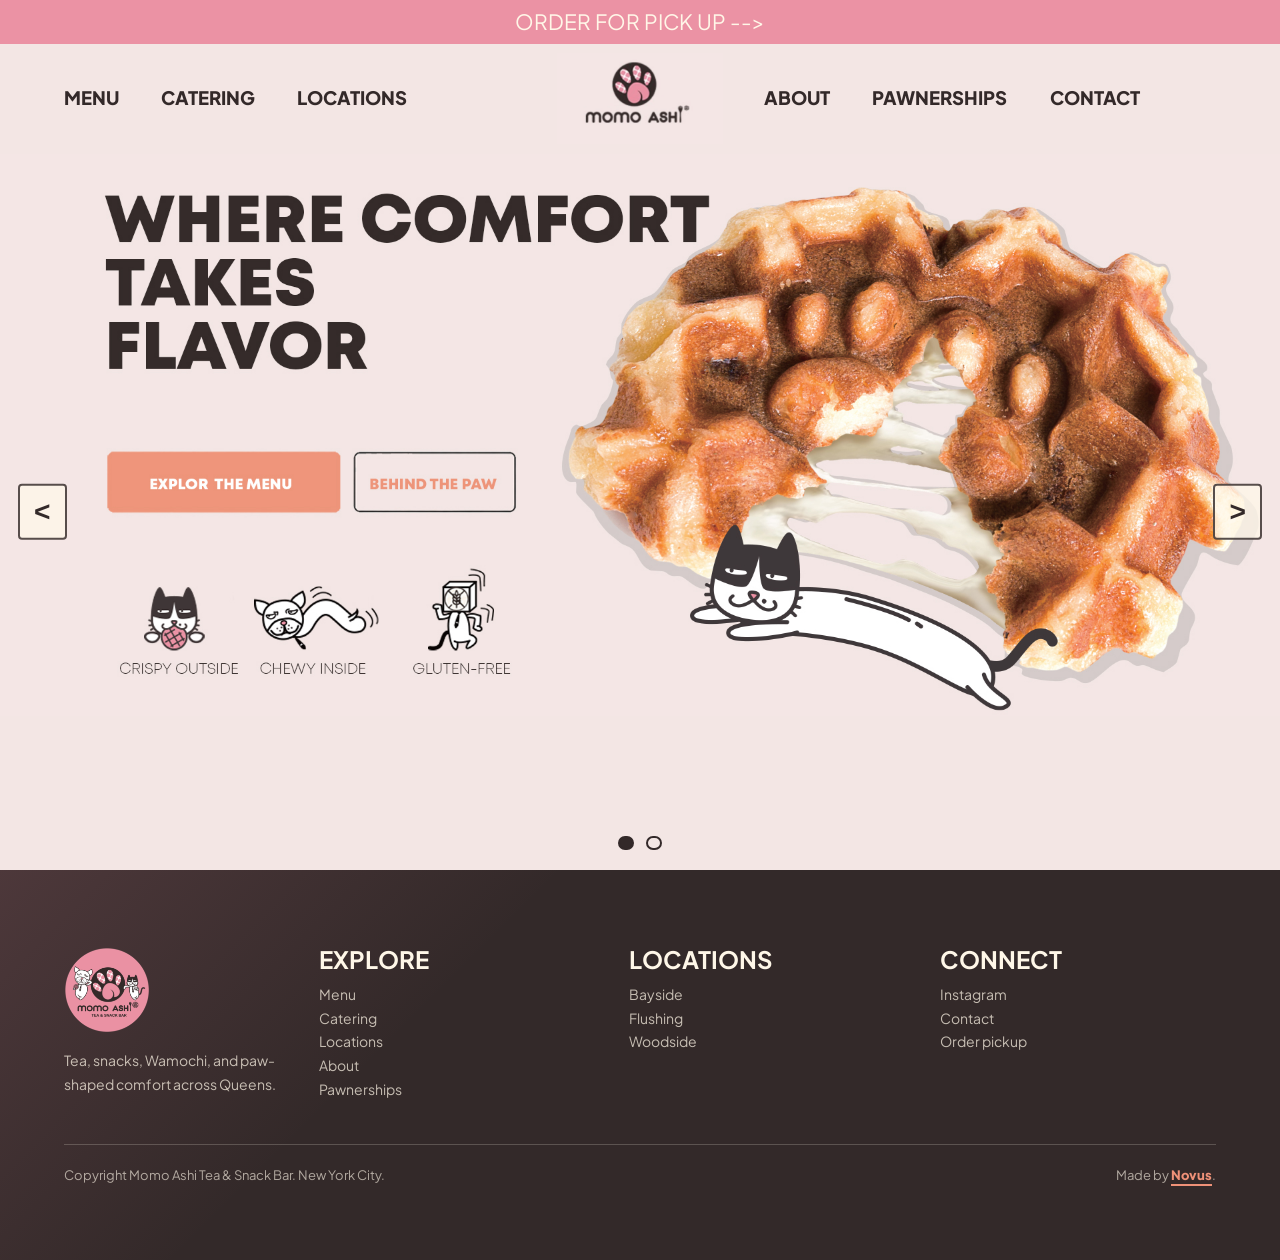
<file: index.html>
<!DOCTYPE html>
<html lang="en">
<head>
  <meta charset="UTF-8" />
  <meta name="viewport" content="width=device-width, initial-scale=1.0" />
  <title>Momo Ashi | Where Comfort Takes Flavor</title>
  <link rel="icon" type="image/png" href="brand assets/momologo.png" />
  <link rel="preconnect" href="https://fonts.googleapis.com" />
  <link rel="preconnect" href="https://fonts.gstatic.com" crossorigin />
  <link href="https://fonts.googleapis.com/css2?family=Cormorant+Garamond:wght@500&family=Plus+Jakarta+Sans:wght@400;600;700;800&display=swap" rel="stylesheet" />
  <link rel="stylesheet" href="site.css" />
  <style>
    :root {
      --misty-blush: #F3E6E4;
      --momo-pink: #EB92A4;
      --pearl-black: #332929;
      --warm-cream: #FFF7E8;
      --focus: 3px solid #332929;
    }

    * { box-sizing: border-box; }

    html {
      background: var(--misty-blush);
      color: var(--pearl-black);
      font-family: "Plus Jakarta Sans", system-ui, sans-serif;
    }

    body {
      margin: 0;
      min-width: 320px;
      background: var(--misty-blush);
    }

    img { display: block; max-width: 100%; }

    .skip-link {
      position: fixed;
      left: 16px;
      top: 16px;
      z-index: 20;
      transform: translateY(-140%);
      background: var(--pearl-black);
      color: var(--warm-cream);
      padding: 10px 14px;
      border-radius: 4px;
      font-weight: 800;
    }

    .skip-link:focus { transform: translateY(0); }

    .site-shell {
      width: 100%;
      margin: 0 auto;
      position: relative;
      overflow: hidden;
      background: var(--misty-blush);
    }

    .hero-carousel {
      position: relative;
      width: 100%;
      aspect-ratio: 1920 / 845;
      min-height: clamp(560px, 56vw, 845px);
      overflow: hidden;
    }

    .reference-slide {
      position: absolute;
      inset: 0;
      opacity: 0;
      visibility: hidden;
      transition: opacity 500ms ease;
    }

    .reference-slide::after {
      content: "";
      position: absolute;
      inset: 0;
      z-index: 2;
      pointer-events: none;
      background: transparent;
    }

    .reference-slide.is-active {
      opacity: 1;
      visibility: visible;
    }

    .reference-slide img {
      width: 100%;
      height: auto;
      max-width: none;
      transform: translateY(calc(clamp(132px, 12vw, 230px) * -1));
    }

    .hotspot {
      position: absolute;
      z-index: 5;
      display: block;
      border-radius: 4px;
      color: transparent;
      overflow: hidden;
      text-indent: -9999px;
    }

    .hotspot:focus-visible,
    .carousel-control:focus-visible,
    .carousel-dot:focus-visible {
      outline: var(--focus);
      outline-offset: 4px;
    }

    .hotspot::after {
      content: "";
      position: absolute;
      left: 0;
      right: 0;
      bottom: 4px;
      height: 4px;
      background: var(--momo-pink);
      transform: scaleX(0);
      transform-origin: left;
      transition: transform 220ms ease;
    }

    .hotspot:hover::after,
    .hotspot:focus-visible::after {
      transform: scaleX(1);
    }

    .primary-cta { left: 8.3%; top: 41.6%; width: 18.4%; height: 8.8%; }
    .secondary-cta { left: 27.6%; top: 41.6%; width: 12.7%; height: 8.8%; }

    .carousel-control {
      position: absolute;
      top: 50%;
      z-index: 8;
      width: clamp(38px, 3.8vw, 58px);
      height: clamp(44px, 4.4vw, 66px);
      border: 2px solid rgba(51, 41, 41, .82);
      border-radius: 4px;
      background: rgba(255, 247, 232, .75);
      color: var(--pearl-black);
      font-size: clamp(22px, 2.2vw, 36px);
      font-weight: 800;
      line-height: 1;
      cursor: pointer;
      transform: translateY(-50%);
    }

    .carousel-control:hover { background: var(--warm-cream); }
    .carousel-control.prev { left: 18px; }
    .carousel-control.next { right: 18px; }

    .carousel-dots {
      position: absolute;
      left: 50%;
      bottom: 20px;
      z-index: 8;
      display: flex;
      gap: 12px;
      transform: translateX(-50%);
    }

    .carousel-dot {
      width: 14px;
      height: 14px;
      border: 2px solid var(--pearl-black);
      border-radius: 999px;
      background: transparent;
      cursor: pointer;
    }

    .carousel-dot.is-active { background: var(--pearl-black); }

    .semantic-copy {
      position: absolute;
      width: 1px;
      height: 1px;
      overflow: hidden;
      clip: rect(0 0 0 0);
      white-space: nowrap;
    }

    .hero-carousel[data-slide="1"] .primary-cta,
    .hero-carousel[data-slide="1"] .secondary-cta {
      display: none;
    }

    @media (prefers-reduced-motion: reduce) {
      *,
      *::before,
      *::after {
        scroll-behavior: auto !important;
        transition-duration: 1ms !important;
        animation-duration: 1ms !important;
      }
    }

    @media (max-width: 900px) {
      .hero-carousel {
        aspect-ratio: auto;
        height: clamp(560px, 145vw, 720px);
        min-height: 0;
      }

      .reference-slide img {
        width: 100%;
        height: calc(100% + 150px);
        transform: translateY(-150px);
        object-fit: cover;
        object-position: right top;
      }

      .reference-slide::after {
        background: linear-gradient(90deg, rgba(243, 230, 228, .94) 0%, rgba(243, 230, 228, .72) 48%, rgba(243, 230, 228, .08) 100%);
      }

      .primary-cta,
      .secondary-cta {
        top: 376px;
        bottom: auto;
        height: 54px;
        display: inline-flex;
        align-items: center;
        justify-content: center;
        border: 3px solid var(--pearl-black);
        border-radius: 6px;
        background: var(--salmon, #EF9178);
        color: var(--warm-cream);
        font-family: "Arial Black", "Plus Jakarta Sans", Impact, sans-serif;
        font-size: 15px;
        text-indent: 0;
        text-decoration: none;
        text-transform: uppercase;
      }

      .primary-cta { left: 22px; width: calc(100% - 44px); }
      .secondary-cta {
        left: 22px;
        top: 442px;
        width: calc(100% - 44px);
        background: rgba(243, 230, 228, .72);
        color: var(--pearl-black);
      }

      .semantic-copy {
        position: absolute;
        left: 22px;
        top: 56px;
        z-index: 6;
        width: min(310px, calc(100% - 44px));
        height: auto;
        overflow: visible;
        clip: auto;
        white-space: normal;
      }

      .semantic-copy h1,
      .semantic-copy h2 {
        margin: 0;
        color: var(--pearl-black);
        font-family: "Arial Black", "Plus Jakarta Sans", Impact, sans-serif;
        font-size: clamp(42px, 12.8vw, 50px);
        line-height: .98;
        text-transform: uppercase;
      }

      .semantic-copy p {
        max-width: 280px;
        margin: 18px 0 0;
        color: #5D4A47;
        font-size: 16px;
        line-height: 1.4;
      }

      .carousel-control {
        position: fixed;
        top: auto;
        bottom: 18px;
        transform: none;
      }

      .carousel-dots {
        position: fixed;
        bottom: 42px;
      }
    }
  </style>
</head>
<body>
  <a class="skip-link" href="#content">Skip to content</a>
  <a class="pickup-bar" href="https://order.mealkeyway.com/customer/release/index?mid=6b622f377779775a4f414c337946694a6c757a624f513d3d&convertAllImages=true#/main" target="_blank" rel="noopener">Order for pick up --&gt;</a>
  <nav class="site-nav" aria-label="Primary navigation">
    <button class="mobile-menu-toggle" type="button" aria-controls="mobile-nav-panel" aria-expanded="false" aria-label="Open navigation menu">
      <span aria-hidden="true"></span>
      <span aria-hidden="true"></span>
      <span aria-hidden="true"></span>
    </button>
    <ul class="nav-group">
      <li><a class="nav-link" href="menu.html">Menu</a></li>
      <li><a class="nav-link" href="catering.html">Catering</a></li>
      <li><a class="nav-link" href="locations.html">Locations</a></li>
    </ul>
    <a class="brand-link" href="index.html" aria-label="Momo Ashi home">
      <img src="brand assets/momo-ashi-nav-logo.jpg" alt="" />
    </a>
    <ul class="nav-group">
      <li><a class="nav-link" href="about.html">About</a></li>
      <li><a class="nav-link" href="pawnerships.html">Pawnerships</a></li>
      <li><a class="nav-link" href="contact.html">Contact</a></li>
    </ul>
    <a class="mobile-order-cta" href="https://order.mealkeyway.com/customer/release/index?mid=6b622f377779775a4f414c337946694a6c757a624f513d3d&convertAllImages=true#/main" target="_blank" rel="noopener">Order</a>
    <div class="mobile-nav-panel" id="mobile-nav-panel" hidden>
      <a class="mobile-nav-link" href="menu.html">Menu</a>
      <a class="mobile-nav-link" href="catering.html">Catering</a>
      <a class="mobile-nav-link" href="locations.html">Locations</a>
      <a class="mobile-nav-link" href="about.html">About</a>
      <a class="mobile-nav-link" href="pawnerships.html">Pawnerships</a>
      <a class="mobile-nav-link" href="contact.html">Contact</a>
    </div>
  </nav>
  <main class="site-shell" id="content">
    <section class="hero-carousel" aria-label="Momo Ashi featured slides">
      <article class="reference-slide is-active">
        <img src="reference assets/home-reference.jpg" alt="Momo Ashi Wamochi hero with headline Where comfort takes flavor" />
        <div class="semantic-copy">
          <h1>Where comfort takes flavor</h1>
          <p>Crispy outside. Chewy inside. Gluten-free.</p>
        </div>
      </article>
      <article class="reference-slide">
        <img src="reference assets/tote-reference.jpg" alt="Momo Ashi Mystery Paw Tote in-store exclusive promotion" />
        <div class="semantic-copy">
          <h2>You can never have too many totes</h2>
          <p>Join Paw Points in store and spend $25+ in one transaction to receive a Mystery Paw Tote.</p>
          <p>Four designs. Random selection. One tote per transaction of $25+ before tax. While supplies last.</p>
        </div>
      </article>

      <a class="hotspot primary-cta" href="menu.html">Explore the menu</a>
      <a class="hotspot secondary-cta" href="about.html">Behind the paw</a>

      <button class="carousel-control prev" type="button" aria-label="Previous slide">&lt;</button>
      <button class="carousel-control next" type="button" aria-label="Next slide">&gt;</button>
      <div class="carousel-dots" role="tablist" aria-label="Hero slides"></div>
    </section>
  </main>

  <footer class="site-footer section-reveal">
    <div class="footer-grid">
      <div>
        <img class="footer-logo" src="brand assets/momologo.png" alt="Momo Ashi logo" />
        <p class="footer-copy">Tea, snacks, Wamochi, and paw-shaped comfort across Queens.</p>
      </div>
      <div>
        <h2 class="footer-title">Explore</h2>
        <ul class="footer-list">
          <li><a href="menu.html">Menu</a></li>
          <li><a href="catering.html">Catering</a></li>
          <li><a href="locations.html">Locations</a></li>
          <li><a href="about.html">About</a></li>
          <li><a href="pawnerships.html">Pawnerships</a></li>
        </ul>
      </div>
      <div>
        <h2 class="footer-title">Locations</h2>
        <p class="footer-copy">Bayside<br />Flushing<br />Woodside</p>
      </div>
      <div>
        <h2 class="footer-title">Connect</h2>
        <ul class="footer-list">
          <li><a href="https://www.instagram.com/momoashi/?hl=en" target="_blank" rel="noopener">Instagram</a></li>
          <li><a href="contact.html">Contact</a></li>
          <li><a href="https://order.mealkeyway.com/customer/release/index?mid=6b622f377779775a4f414c337946694a6c757a624f513d3d&convertAllImages=true#/main" target="_blank" rel="noopener">Order pickup</a></li>
        </ul>
      </div>
    </div>
    <div class="footer-bottom"><span>Copyright Momo Ashi Tea &amp; Snack Bar. New York City.</span><span class="site-credit">Made by <a href="https://www.novusnyc.org/" target="_blank" rel="noopener">Novus</a>.</span></div>
  </footer>

  <script>
    const slides = Array.from(document.querySelectorAll(".reference-slide"));
    const dotsWrap = document.querySelector(".carousel-dots");
    const previousButton = document.querySelector(".carousel-control.prev");
    const nextButton = document.querySelector(".carousel-control.next");
    const carousel = document.querySelector(".hero-carousel");
    const reduceMotion = window.matchMedia("(prefers-reduced-motion: reduce)").matches;
    let currentSlide = 0;
    let timer = null;
    let touchStartX = 0;

    function showSlide(index) {
      currentSlide = (index + slides.length) % slides.length;
      carousel.dataset.slide = String(currentSlide);
      slides.forEach((slide, slideIndex) => {
        slide.classList.toggle("is-active", slideIndex === currentSlide);
      });
      dotsWrap.querySelectorAll(".carousel-dot").forEach((dot, dotIndex) => {
        dot.classList.toggle("is-active", dotIndex === currentSlide);
        dot.setAttribute("aria-selected", String(dotIndex === currentSlide));
      });
    }

    function stopTimer() {
      if (timer) window.clearInterval(timer);
      timer = null;
    }

    function startTimer() {
      if (reduceMotion || slides.length < 2) return;
      stopTimer();
      timer = window.setInterval(() => showSlide(currentSlide + 1), 6500);
    }

    slides.forEach((slide, index) => {
      const dot = document.createElement("button");
      dot.type = "button";
      dot.className = "carousel-dot";
      dot.setAttribute("role", "tab");
      dot.setAttribute("aria-label", "Show slide " + (index + 1));
      dot.addEventListener("click", () => {
        showSlide(index);
        startTimer();
      });
      dotsWrap.appendChild(dot);
    });

    previousButton.addEventListener("click", () => {
      showSlide(currentSlide - 1);
      startTimer();
    });

    nextButton.addEventListener("click", () => {
      showSlide(currentSlide + 1);
      startTimer();
    });

    carousel.addEventListener("mouseenter", stopTimer);
    carousel.addEventListener("mouseleave", startTimer);
    carousel.addEventListener("touchstart", (event) => {
      touchStartX = event.changedTouches[0].clientX;
    }, { passive: true });
    carousel.addEventListener("touchend", (event) => {
      const distance = event.changedTouches[0].clientX - touchStartX;
      if (Math.abs(distance) > 45) {
        showSlide(currentSlide + (distance < 0 ? 1 : -1));
        startTimer();
      }
    }, { passive: true });

    showSlide(0);
    startTimer();
  </script>
  <script src="scroll-animations.js"></script>
</body>
</html>
</file>
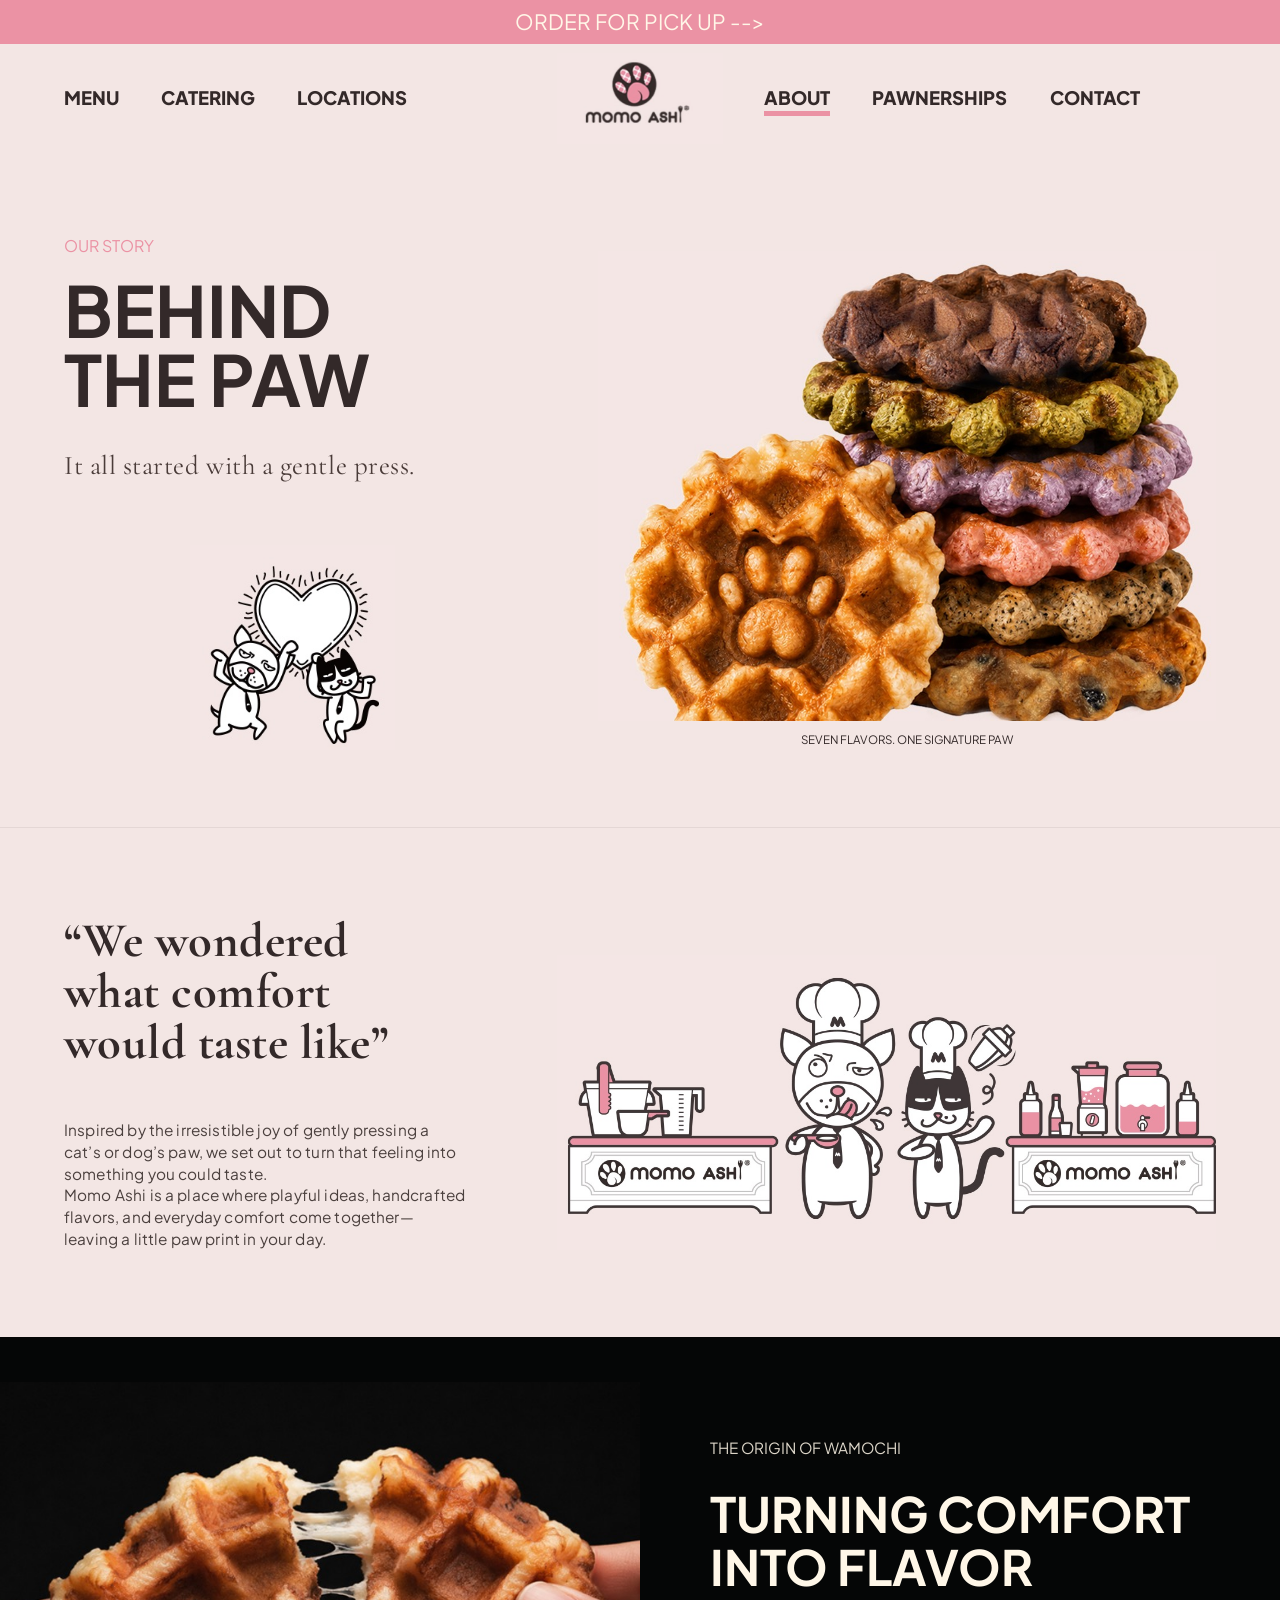
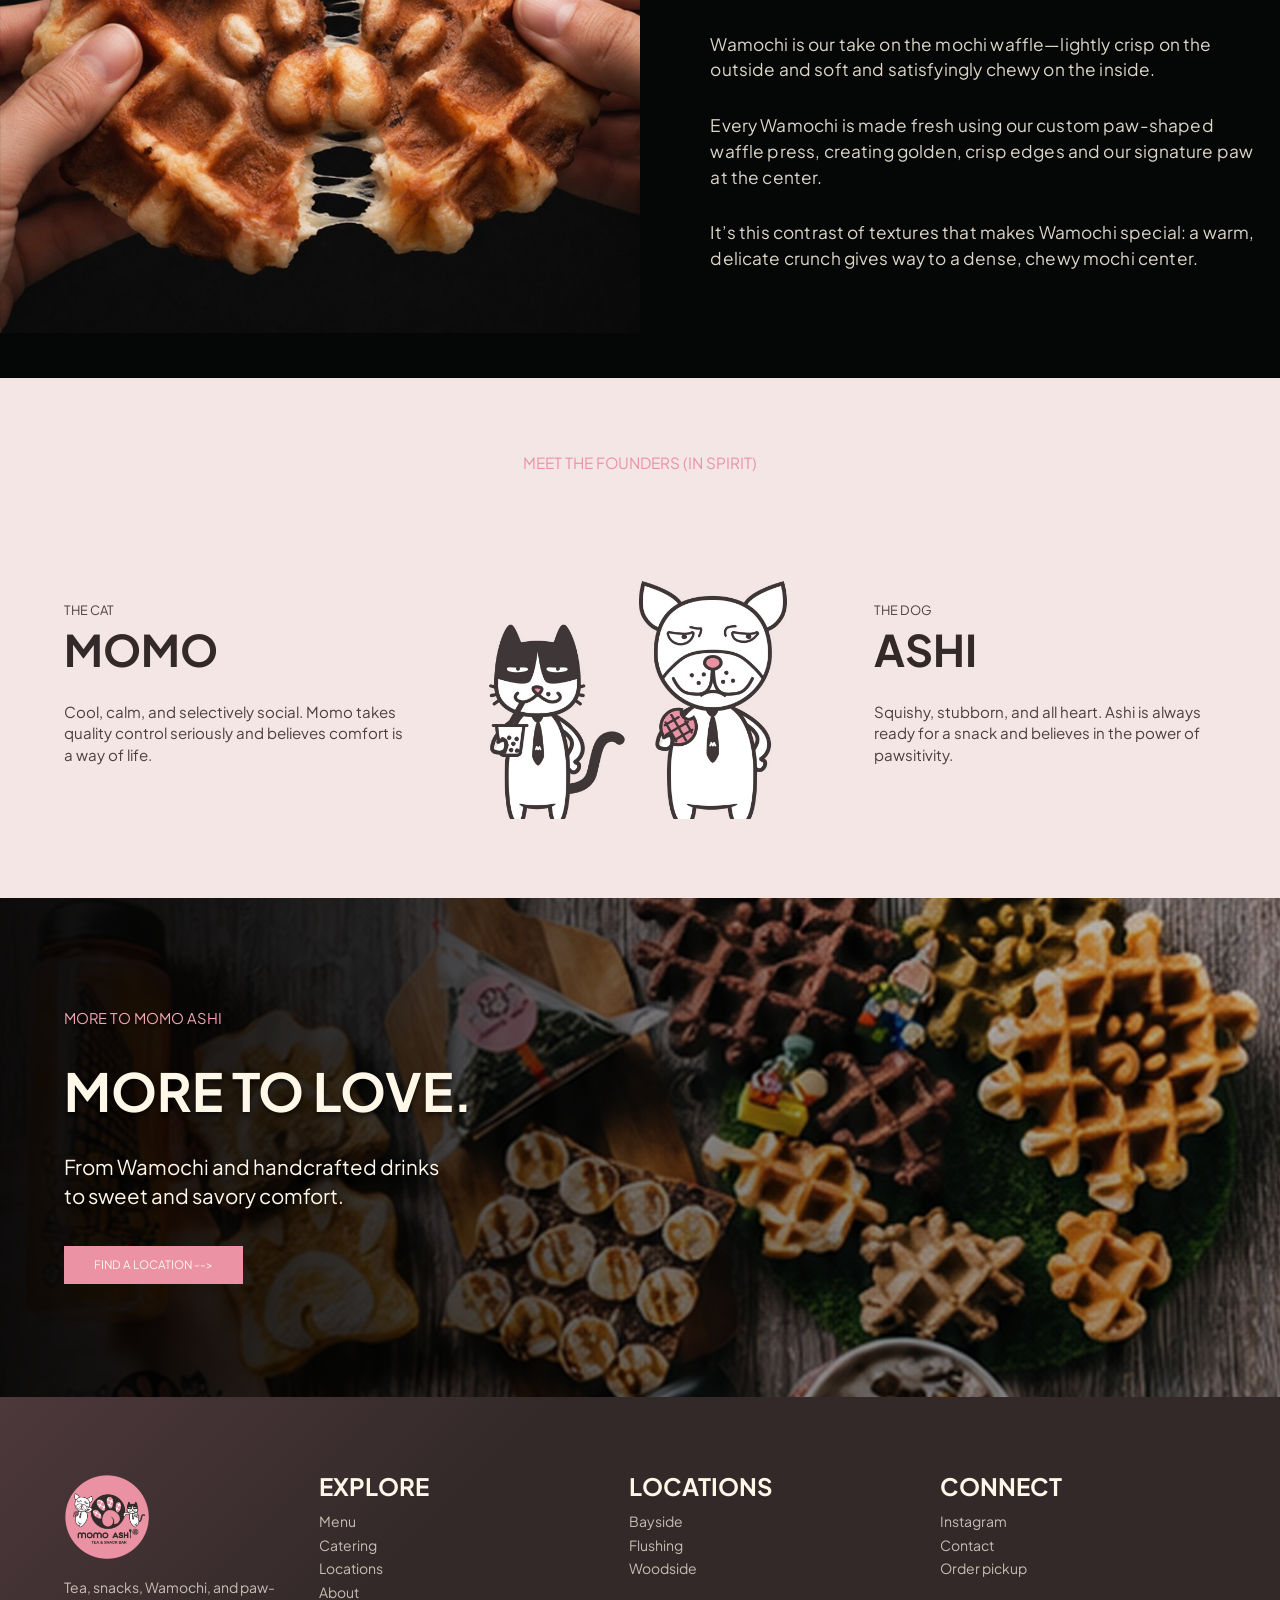
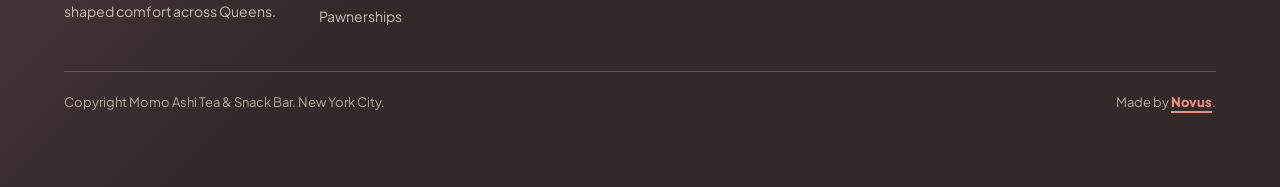
<file: about.html>
<!DOCTYPE html>
<html lang="en">
<head>
  <meta charset="UTF-8" />
  <meta name="viewport" content="width=device-width, initial-scale=1.0" />
  <title>Momo Ashi | Behind the Paw</title>
  <link rel="icon" type="image/png" href="brand assets/momologo.png" />
  <link rel="preconnect" href="https://fonts.googleapis.com" />
  <link rel="preconnect" href="https://fonts.gstatic.com" crossorigin />
  <link href="https://fonts.googleapis.com/css2?family=Cormorant+Garamond:wght@500&family=Plus+Jakarta+Sans:wght@400;600;700;800&display=swap" rel="stylesheet" />
  <link rel="stylesheet" href="site.css" />
  <style>
    :root {
      --blush: #F3E6E4;
      --accent: #EB92A4;
      --ink: #332929;
      --cream: #FFF7E8;
      --black: #050606;
      --display: "Arial Black", "Plus Jakarta Sans", Impact, sans-serif;
      --body: "Plus Jakarta Sans", system-ui, sans-serif;
      --serif: "Cormorant Garamond", Georgia, serif;
      --page-pad: clamp(40px, 5vw, 80px);
      --content-max: 1280px;
    }

    * { box-sizing: border-box; }

    html {
      background: var(--blush);
      color: var(--ink);
      font-family: var(--body);
      scroll-behavior: smooth;
    }

    body {
      margin: 0;
      min-width: 320px;
      background: var(--blush);
    }

    img { display: block; max-width: 100%; }
    a { color: inherit; }

    .skip-link {
      position: fixed;
      left: 16px;
      top: 16px;
      z-index: 20;
      transform: translateY(-140%);
      background: var(--ink);
      color: var(--cream);
      padding: 10px 14px;
      border-radius: 4px;
      font-weight: 800;
    }

    .skip-link:focus { transform: translateY(0); }

    .about-page {
      width: 100%;
      max-width: 100%;
      background: var(--blush);
    }

    .content {
      width: min(calc(100% - (var(--page-pad) * 2)), var(--content-max));
      margin-inline: auto;
    }

    .about-section {
      max-width: 100%;
    }

    .label {
      margin: 0;
      color: var(--accent);
      font-family: var(--display);
      font-size: clamp(13px, 1.25vw, 20px);
      line-height: 1;
      text-transform: uppercase;
    }

    .hero-section {
      display: grid;
      grid-template-columns: minmax(0, .85fr) minmax(0, 1.15fr);
      gap: clamp(42px, 6vw, 92px);
      align-items: center;
      padding-block: clamp(58px, 6.6vw, 108px) clamp(58px, 6vw, 96px);
    }

    .hero-copy {
      min-width: 0;
    }

    .hero-title {
      margin: clamp(16px, 1.6vw, 24px) 0 0;
      color: var(--ink);
      font-family: var(--display);
      font-size: clamp(56px, 5.5vw, 92px);
      line-height: .98;
      text-transform: uppercase;
    }

    .hero-line {
      margin: clamp(28px, 3vw, 46px) 0 0;
      font-family: var(--serif);
      font-size: clamp(22px, 2.1vw, 34px);
      line-height: 1.12;
      letter-spacing: .02em;
      color: #4a3c39;
    }

    .heart-art {
      width: clamp(150px, 16vw, 245px);
      height: auto;
      display: block;
      margin: clamp(38px, 5vw, 72px) auto 0;
      object-fit: contain;
      object-position: center bottom;
    }

    .hero-visual {
      min-width: 0;
      display: grid;
      justify-items: center;
      align-self: start;
      padding-top: clamp(0px, 1vw, 20px);
    }

    .waffle-stack {
      width: min(100%, 760px);
      height: auto;
      object-fit: contain;
    }

    .hero-caption {
      margin: clamp(8px, 1vw, 14px) 0 0;
      color: var(--ink);
      font-family: var(--display);
      font-size: clamp(10px, .9vw, 15px);
      line-height: 1;
      text-transform: uppercase;
    }

    .story-section {
      border-top: 1px solid rgba(51, 41, 41, .08);
      background: var(--blush);
      padding-block: clamp(64px, 6.8vw, 112px);
    }

    .story-grid {
      display: grid;
      grid-template-columns: minmax(0, .76fr) minmax(0, 1.24fr);
      gap: clamp(48px, 7vw, 118px);
      align-items: end;
    }

    .quote {
      margin: 0;
      color: var(--ink);
      font-family: var(--serif);
      font-size: clamp(38px, 3.8vw, 60px);
      line-height: 1.05;
      letter-spacing: .01em;
    }

    .story-copy {
      max-width: 470px;
      margin: clamp(34px, 4vw, 56px) 0 0;
      color: #4b403e;
      font-size: clamp(15px, 1.2vw, 19px);
      line-height: 1.42;
      letter-spacing: .01em;
    }

    .prep-art {
      width: min(100%, 810px);
      height: auto;
      display: block;
      object-fit: contain;
      object-position: center bottom;
      justify-self: end;
    }

    .origin-section {
      display: grid;
      grid-template-columns: minmax(0, 1fr) minmax(0, 1fr);
      align-items: center;
      background: var(--black);
      color: var(--cream);
    }

    .pull-photo {
      width: 100%;
      height: clamp(420px, 43vw, 620px);
      object-fit: cover;
      object-position: center center;
    }

    .origin-copy {
      width: min(100% - 80px, 620px);
      display: block;
      margin-inline: clamp(40px, 5.5vw, 88px) auto;
      padding-inline: 0;
      padding-block: clamp(56px, 6vw, 92px);
    }

    .origin-copy .label {
      font-size: clamp(13px, 1.2vw, 18px);
    }

    .origin-title {
      margin: clamp(20px, 2.3vw, 34px) 0 0;
      color: var(--cream);
      font-family: var(--display);
      font-size: clamp(40px, 3.8vw, 64px);
      line-height: 1.08;
      text-transform: uppercase;
    }

    .origin-title span {
      white-space: nowrap;
    }

    .origin-text {
      margin: clamp(28px, 3vw, 42px) 0 0;
      color: rgba(255, 247, 232, .86);
      font-size: clamp(15px, 1.18vw, 19px);
      line-height: 1.48;
      letter-spacing: .01em;
    }

    .origin-text p {
      margin: 0 0 clamp(20px, 2.3vw, 32px);
    }

    .founders-section {
      padding-block: clamp(64px, 6vw, 104px) clamp(58px, 6.2vw, 108px);
      background: var(--blush);
    }

    .founders-heading {
      margin: 0 0 clamp(54px, 6vw, 84px);
      text-align: center;
      font-size: clamp(13px, 1.2vw, 18px);
    }

    .founders-grid {
      display: grid;
      grid-template-columns: minmax(0, 1fr) minmax(340px, .92fr) minmax(0, 1fr);
      gap: clamp(42px, 5vw, 74px);
      align-items: center;
    }

    .founder-copy {
      min-width: 0;
    }

    .founder-copy .label {
      font-size: clamp(12px, 1vw, 16px);
      margin-bottom: 10px;
    }

    .founder-name {
      margin: 0 0 clamp(22px, 2.4vw, 34px);
      color: var(--ink);
      font-family: var(--display);
      font-size: clamp(34px, 3.4vw, 54px);
      line-height: .95;
      text-transform: uppercase;
    }

    .founder-copy p {
      margin: 0;
      color: #4c403e;
      font-size: clamp(15px, 1.18vw, 19px);
      line-height: 1.42;
    }

    .founder-art {
      width: clamp(300px, 30vw, 470px);
      height: auto;
      display: block;
      object-fit: contain;
      object-position: center bottom;
      justify-self: center;
    }

    .more-section {
      position: relative;
      min-height: clamp(380px, 39vw, 560px);
      display: grid;
      align-items: center;
      overflow: clip;
      background: #1e1c1c;
      color: var(--cream);
    }

    .more-section::before {
      content: "";
      position: absolute;
      inset: 0;
      z-index: 1;
      background:
        linear-gradient(90deg, rgba(0, 0, 0, .76) 0%, rgba(0, 0, 0, .58) 33%, rgba(0, 0, 0, .2) 63%, rgba(0, 0, 0, 0) 100%),
        linear-gradient(180deg, rgba(0, 0, 0, .12), rgba(0, 0, 0, .26));
      pointer-events: none;
    }

    .more-photo {
      position: absolute;
      inset: 0;
      width: 100%;
      height: 100%;
      object-fit: cover;
      object-position: center center;
      filter: saturate(.92) brightness(.9);
    }

    .more-copy {
      position: relative;
      z-index: 2;
      width: min(calc(100% - (var(--page-pad) * 2)), var(--content-max));
      margin-inline: auto;
      padding-block: clamp(78px, 8vw, 118px);
    }

    .more-copy .label {
      color: #f0a5b4;
      font-size: clamp(13px, 1.15vw, 18px);
      text-shadow: 0 2px 3px rgba(0, 0, 0, .45);
    }

    .more-title {
      max-width: 520px;
      margin: clamp(28px, 3.2vw, 42px) 0 0;
      color: var(--cream);
      font-family: var(--display);
      font-size: clamp(38px, 4.1vw, 62px);
      line-height: .95;
      text-transform: uppercase;
      text-shadow: 0 3px 5px rgba(0, 0, 0, .6);
    }

    .more-copy p:not(.label) {
      max-width: 520px;
      margin: clamp(22px, 2.8vw, 38px) 0 0;
      color: var(--cream);
      font-size: clamp(16px, 1.6vw, 24px);
      line-height: 1.45;
      text-shadow: 0 3px 5px rgba(0, 0, 0, .6);
    }

    .more-button {
      display: inline-flex;
      align-items: center;
      justify-content: center;
      min-width: clamp(150px, 14vw, 210px);
      height: clamp(32px, 3vw, 38px);
      margin-top: clamp(24px, 2.8vw, 34px);
      padding-inline: 18px;
      background: var(--accent);
      color: var(--cream);
      font-family: var(--display);
      font-size: clamp(10px, .9vw, 13px);
      line-height: 1;
      text-transform: uppercase;
      text-decoration: none;
    }

    a:focus-visible,
    button:focus-visible {
      outline: 3px solid var(--ink);
      outline-offset: 4px;
    }

    @media (min-width: 1600px) {
      :root { --content-max: 1420px; }
    }

    @media (max-width: 1100px) {
      :root { --page-pad: clamp(24px, 4vw, 48px); }

      .hero-section,
      .story-grid,
      .origin-section,
      .founders-grid {
        grid-template-columns: 1fr;
      }

      .hero-section {
        gap: 34px;
      }

      .hero-visual,
      .prep-art,
      .founder-art {
        justify-self: center;
      }

      .story-grid {
        align-items: center;
      }

      .prep-art {
        width: min(100%, 760px);
      }

      .origin-copy {
        width: min(calc(100% - (var(--page-pad) * 2)), 680px);
        margin-inline: auto;
      }

      .origin-title span {
        white-space: normal;
      }

      .founders-heading {
        text-align: left;
      }

      .more-section {
        min-height: 460px;
      }
    }

    @media (max-width: 640px) {
      :root { --page-pad: 22px; }

      .hero-section,
      .story-section,
      .founders-section {
        padding-block: 48px;
      }

      .hero-section {
        gap: 30px;
        padding-block: 52px 42px;
      }

      .hero-title {
        font-size: clamp(46px, 13.2vw, 56px);
        line-height: .96;
      }

      .heart-art {
        margin-top: 34px;
        margin-inline: auto;
      }

      .story-section {
        padding-block: 60px 46px;
      }

      .quote {
        font-size: clamp(36px, 10.4vw, 44px);
      }

      .story-copy {
        margin-top: 28px;
      }

      .prep-art {
        width: min(calc(100vw - 24px), 430px);
        max-width: none;
        margin-top: 18px;
      }

      .pull-photo {
        height: clamp(278px, 76vw, 330px);
        object-position: center center;
      }

      .origin-copy {
        padding-block: 48px;
      }

      .origin-title {
        font-size: clamp(34px, 9vw, 38px);
      }

      .origin-text {
        margin-top: 26px;
      }

      .founders-section {
        padding-block: 60px 66px;
      }

      .founders-heading {
        margin-bottom: 38px;
      }

      .founders-grid {
        gap: 34px;
      }

      .founder-name {
        font-size: clamp(38px, 11vw, 46px);
      }

      .founder-art {
        width: min(100%, 330px);
      }

      .more-section {
        min-height: 456px;
      }

      .more-photo {
        object-position: 62% center;
      }

      .more-copy {
        padding-block: 66px 54px;
      }

      .more-title {
        font-size: clamp(38px, 11vw, 48px);
      }
    }
  </style>
</head>
<body>
  <a class="skip-link" href="#main">Skip to content</a>
  <div class="about-page">
    <a class="pickup-bar" href="https://order.mealkeyway.com/customer/release/index?mid=6b622f377779775a4f414c337946694a6c757a624f513d3d&convertAllImages=true#/main" target="_blank" rel="noopener">Order for pick up --&gt;</a>
    <nav class="site-nav" aria-label="Primary navigation">
      <button class="mobile-menu-toggle" type="button" aria-controls="mobile-nav-panel" aria-expanded="false" aria-label="Open navigation menu">
        <span aria-hidden="true"></span>
        <span aria-hidden="true"></span>
        <span aria-hidden="true"></span>
      </button>
      <ul class="nav-group">
        <li><a class="nav-link" href="menu.html">Menu</a></li>
        <li><a class="nav-link" href="catering.html">Catering</a></li>
        <li><a class="nav-link" href="locations.html">Locations</a></li>
      </ul>
      <a class="brand-link" href="index.html" aria-label="Momo Ashi home">
        <img src="brand assets/momo-ashi-nav-logo.jpg" alt="" />
      </a>
      <ul class="nav-group">
        <li><a class="nav-link is-active" href="about.html">About</a></li>
        <li><a class="nav-link" href="pawnerships.html">Pawnerships</a></li>
        <li><a class="nav-link" href="contact.html">Contact</a></li>
      </ul>
      <a class="mobile-order-cta" href="https://order.mealkeyway.com/customer/release/index?mid=6b622f377779775a4f414c337946694a6c757a624f513d3d&convertAllImages=true#/main" target="_blank" rel="noopener">Order</a>
      <div class="mobile-nav-panel" id="mobile-nav-panel" hidden>
        <a class="mobile-nav-link" href="menu.html">Menu</a>
        <a class="mobile-nav-link" href="catering.html">Catering</a>
        <a class="mobile-nav-link" href="locations.html">Locations</a>
        <a class="mobile-nav-link is-active" href="about.html">About</a>
        <a class="mobile-nav-link" href="pawnerships.html">Pawnerships</a>
        <a class="mobile-nav-link" href="contact.html">Contact</a>
      </div>
    </nav>

    <main id="main">
      <section class="about-section hero-section content" aria-labelledby="about-hero-title">
        <div class="hero-copy">
          <p class="label">Our story</p>
          <h1 class="hero-title" id="about-hero-title">Behind<br />the paw</h1>
          <p class="hero-line">It all started with a gentle press.</p>
          <img class="heart-art" src="about assets/about-heart-characters.jpg" alt="Momo and Ashi holding a heart illustration" />
        </div>
        <div class="hero-visual">
          <img class="waffle-stack" src="about assets/about-waffle-stack.jpg" alt="Stacked colorful paw-shaped Wamochi" />
          <p class="hero-caption">Seven flavors. One signature paw</p>
        </div>
      </section>

      <section class="about-section story-section" aria-labelledby="story-quote">
        <div class="story-grid content">
          <div class="quote-block">
            <h2 class="quote" id="story-quote">&ldquo;We wondered<br />what comfort<br />would taste like&rdquo;</h2>
            <p class="story-copy">Inspired by the irresistible joy of gently pressing a cat&rsquo;s or dog&rsquo;s paw, we set out to turn that feeling into something you could taste.<br />Momo Ashi is a place where playful ideas, handcrafted flavors, and everyday comfort come together&mdash;leaving a little paw print in your day.</p>
          </div>
          <img class="prep-art" src="about assets/about-prep-illustration.jpg" alt="Momo and Ashi preparing food between Momo Ashi counters" />
        </div>
      </section>

      <section class="about-section origin-section" aria-labelledby="origin-title">
        <img class="pull-photo" src="about assets/about-pull-apart.jpg" alt="Hands pulling apart a warm paw-shaped Wamochi" />
        <div class="origin-copy">
          <p class="label">The origin of Wamochi</p>
          <h2 class="origin-title" id="origin-title"><span>Turning comfort</span><br />into flavor</h2>
          <div class="origin-text">
            <p>Wamochi is our take on the mochi waffle&mdash;lightly crisp on the outside and soft and satisfyingly chewy on the inside.</p>
            <p>Every Wamochi is made fresh using our custom paw-shaped waffle press, creating golden, crisp edges and our signature paw at the center.</p>
            <p>It&rsquo;s this contrast of textures that makes Wamochi special: a warm, delicate crunch gives way to a dense, chewy mochi center.</p>
          </div>
        </div>
      </section>

      <section class="about-section founders-section" aria-labelledby="founders-title">
        <div class="content">
          <p class="label founders-heading" id="founders-title">Meet the founders (in spirit)</p>
          <div class="founders-grid">
            <article class="founder-copy">
              <p class="label">The cat</p>
              <h2 class="founder-name">Momo</h2>
              <p>Cool, calm, and selectively social. Momo takes quality control seriously and believes comfort is a way of life.</p>
            </article>
            <img class="founder-art" src="about assets/about-founder-characters.jpg" alt="Momo and Ashi character illustration" />
            <article class="founder-copy">
              <p class="label">The dog</p>
              <h2 class="founder-name">Ashi</h2>
              <p>Squishy, stubborn, and all heart. Ashi is always ready for a snack and believes in the power of pawsitivity.</p>
            </article>
          </div>
        </div>
      </section>

      <section class="about-section more-section" aria-labelledby="more-title">
        <img class="more-photo" src="about assets/about-more-food.jpg" alt="Momo Ashi bottle, onigiri, waffles, and snacks on a tabletop" />
        <div class="more-copy">
          <p class="label">More to Momo Ashi</p>
          <h2 class="more-title" id="more-title">More to love.</h2>
          <p>From Wamochi and handcrafted drinks<br />to sweet and savory comfort.</p>
          <a class="more-button" href="locations.html">Find a location --&gt;</a>
        </div>
      </section>
    </main>
  </div>
  <footer class="site-footer section-reveal">
    <div class="footer-grid">
      <div><img class="footer-logo" src="brand assets/momologo.png" alt="Momo Ashi logo" /><p class="footer-copy">Tea, snacks, Wamochi, and paw-shaped comfort across Queens.</p></div>
      <div><h2 class="footer-title">Explore</h2><ul class="footer-list"><li><a href="menu.html">Menu</a></li><li><a href="catering.html">Catering</a></li><li><a href="locations.html">Locations</a></li><li><a href="about.html">About</a></li><li><a href="pawnerships.html">Pawnerships</a></li></ul></div>
      <div><h2 class="footer-title">Locations</h2><p class="footer-copy">Bayside<br />Flushing<br />Woodside</p></div>
      <div><h2 class="footer-title">Connect</h2><ul class="footer-list"><li><a href="https://www.instagram.com/momoashi/?hl=en" target="_blank" rel="noopener">Instagram</a></li><li><a href="contact.html">Contact</a></li><li><a href="https://order.mealkeyway.com/customer/release/index?mid=6b622f377779775a4f414c337946694a6c757a624f513d3d&convertAllImages=true#/main" target="_blank" rel="noopener">Order pickup</a></li></ul></div>
    </div>
    <div class="footer-bottom"><span>Copyright Momo Ashi Tea &amp; Snack Bar. New York City.</span><span class="site-credit">Made by <a href="https://www.novusnyc.org/" target="_blank" rel="noopener">Novus</a>.</span></div>
  </footer>
  <script src="scroll-animations.js"></script>
</body>
</html>
</file>
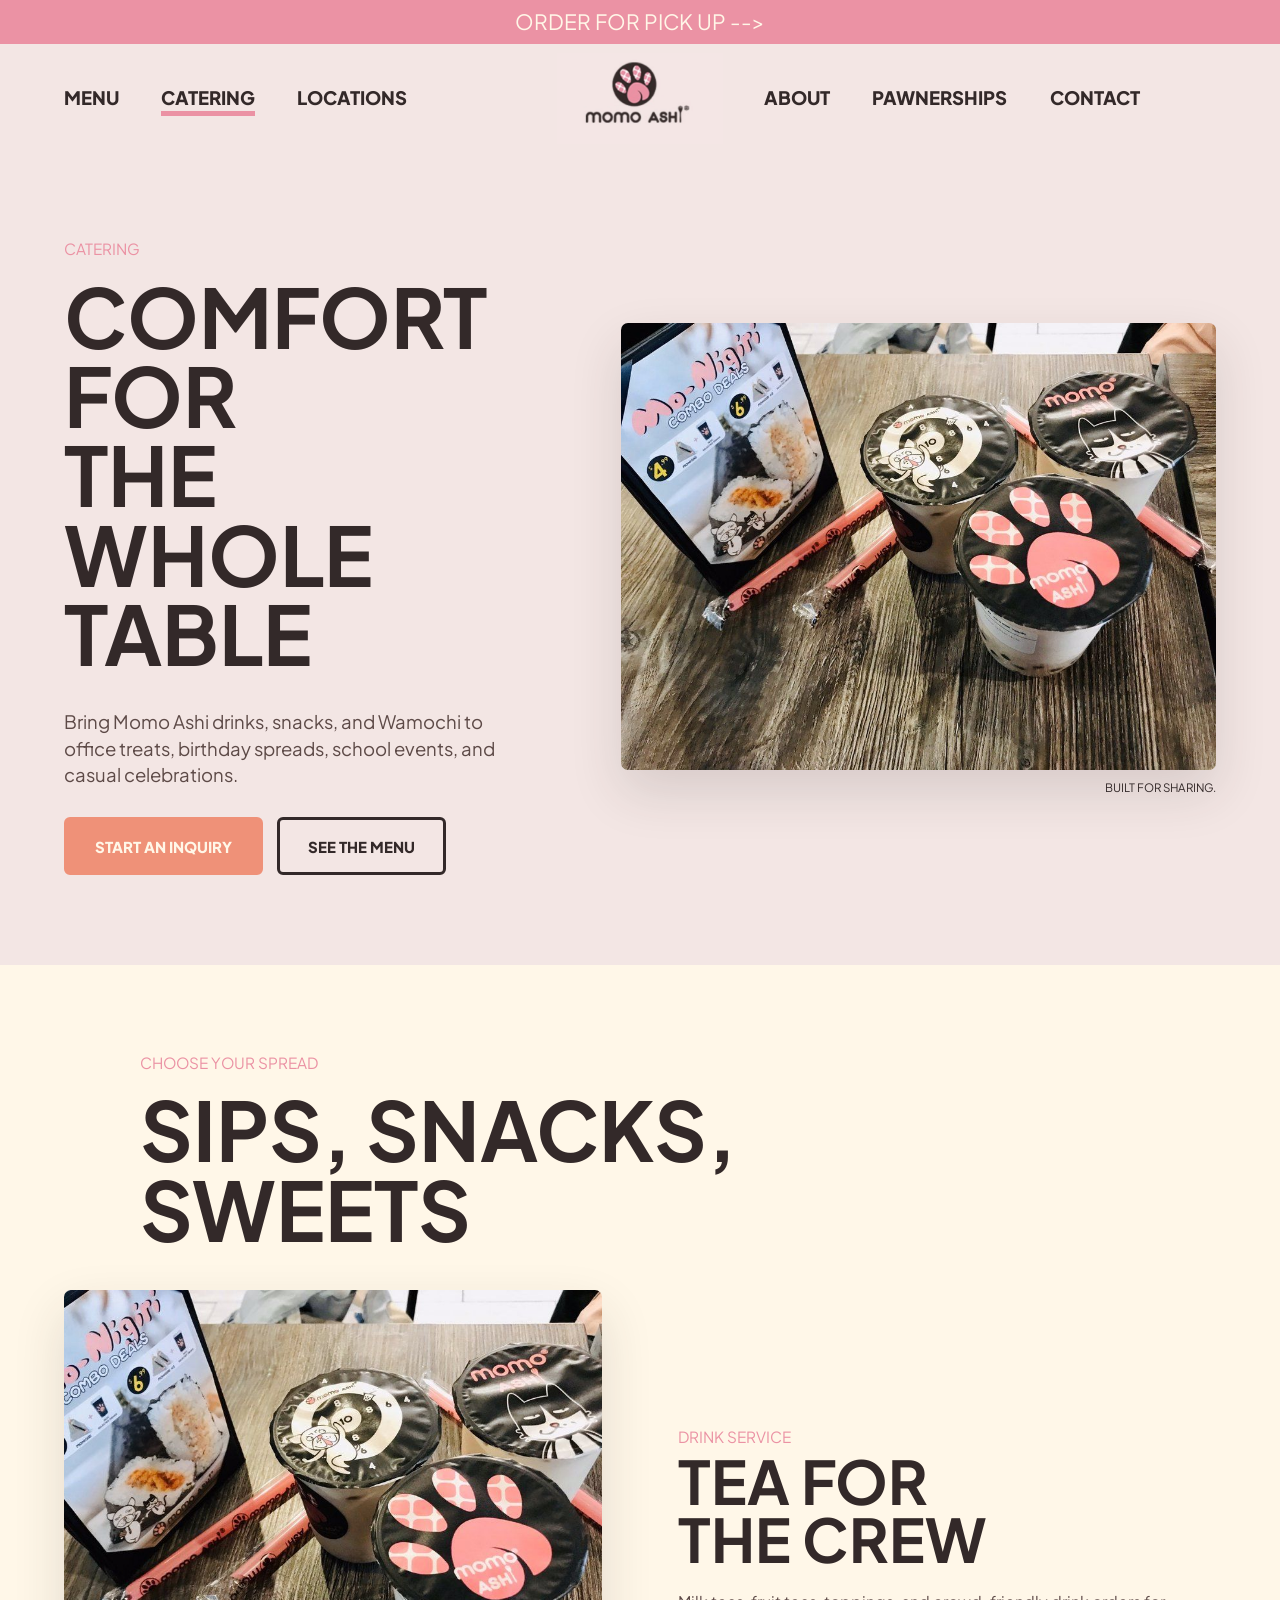
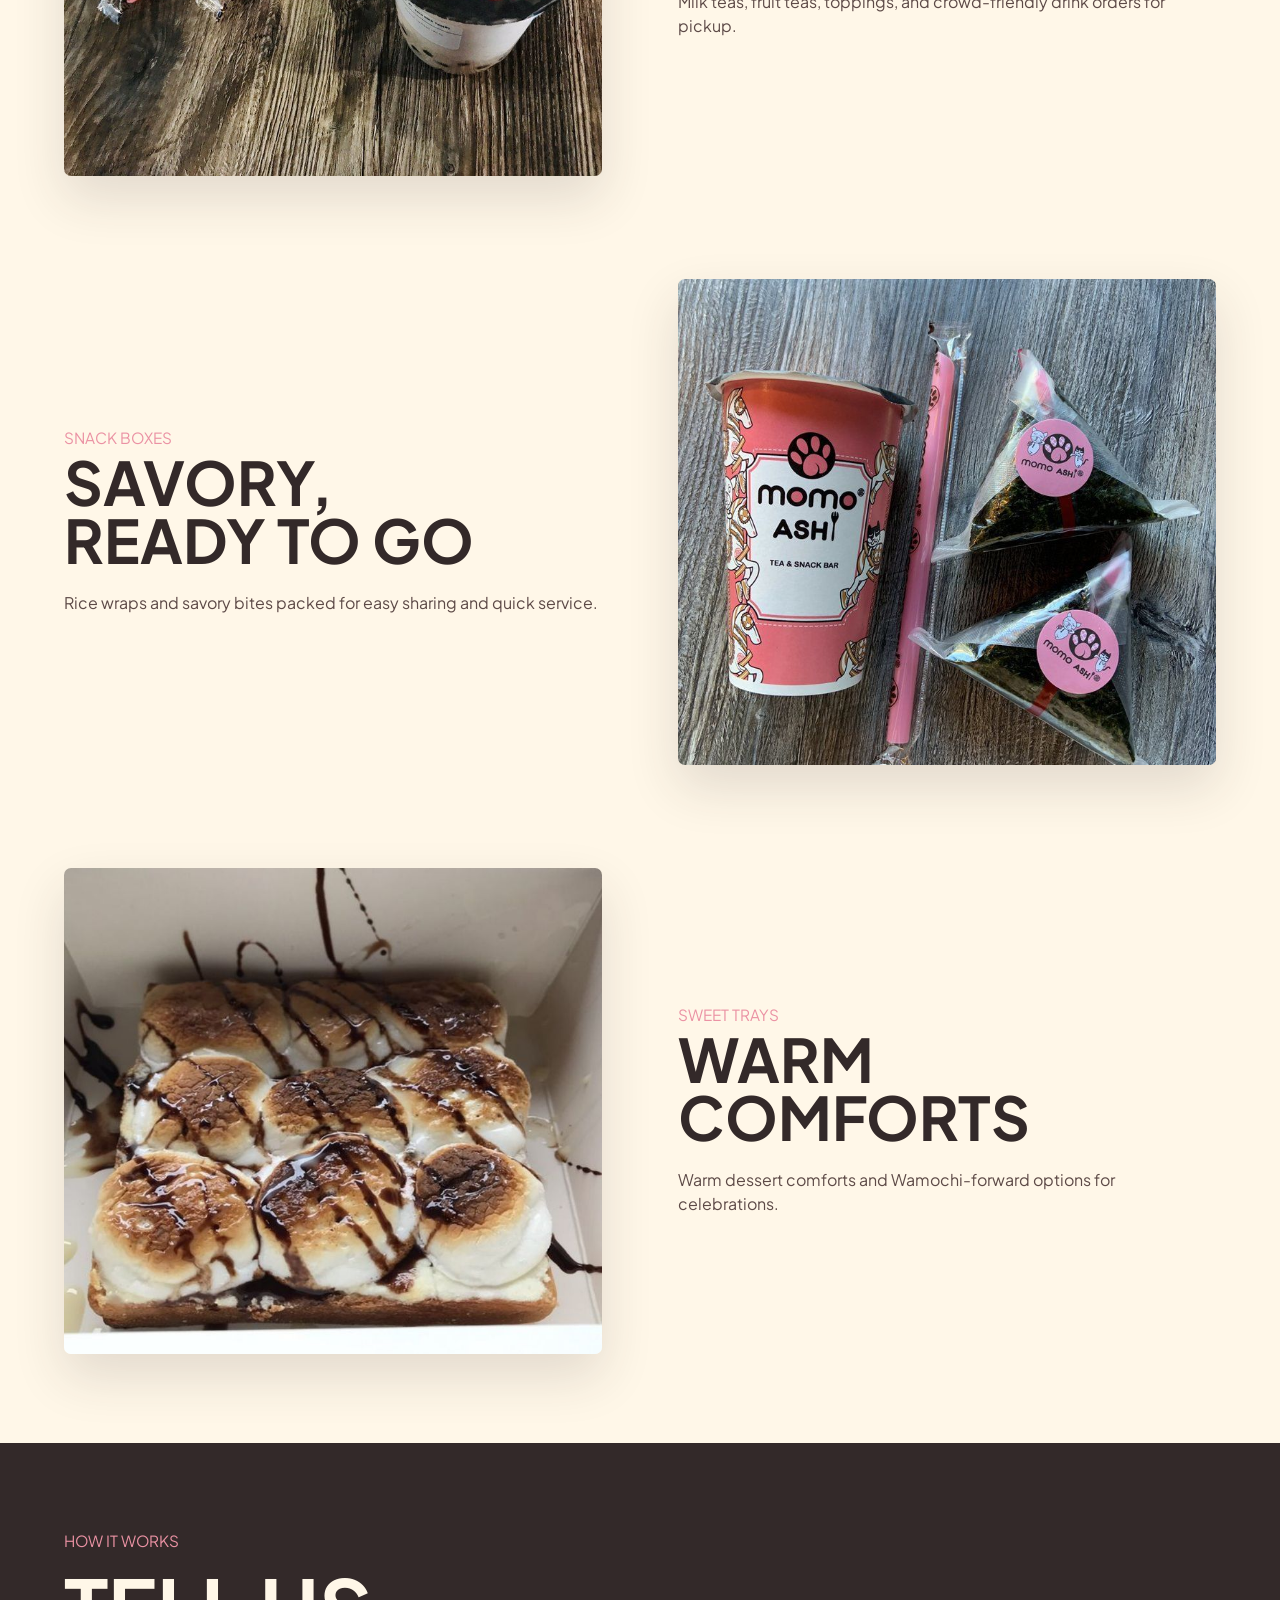
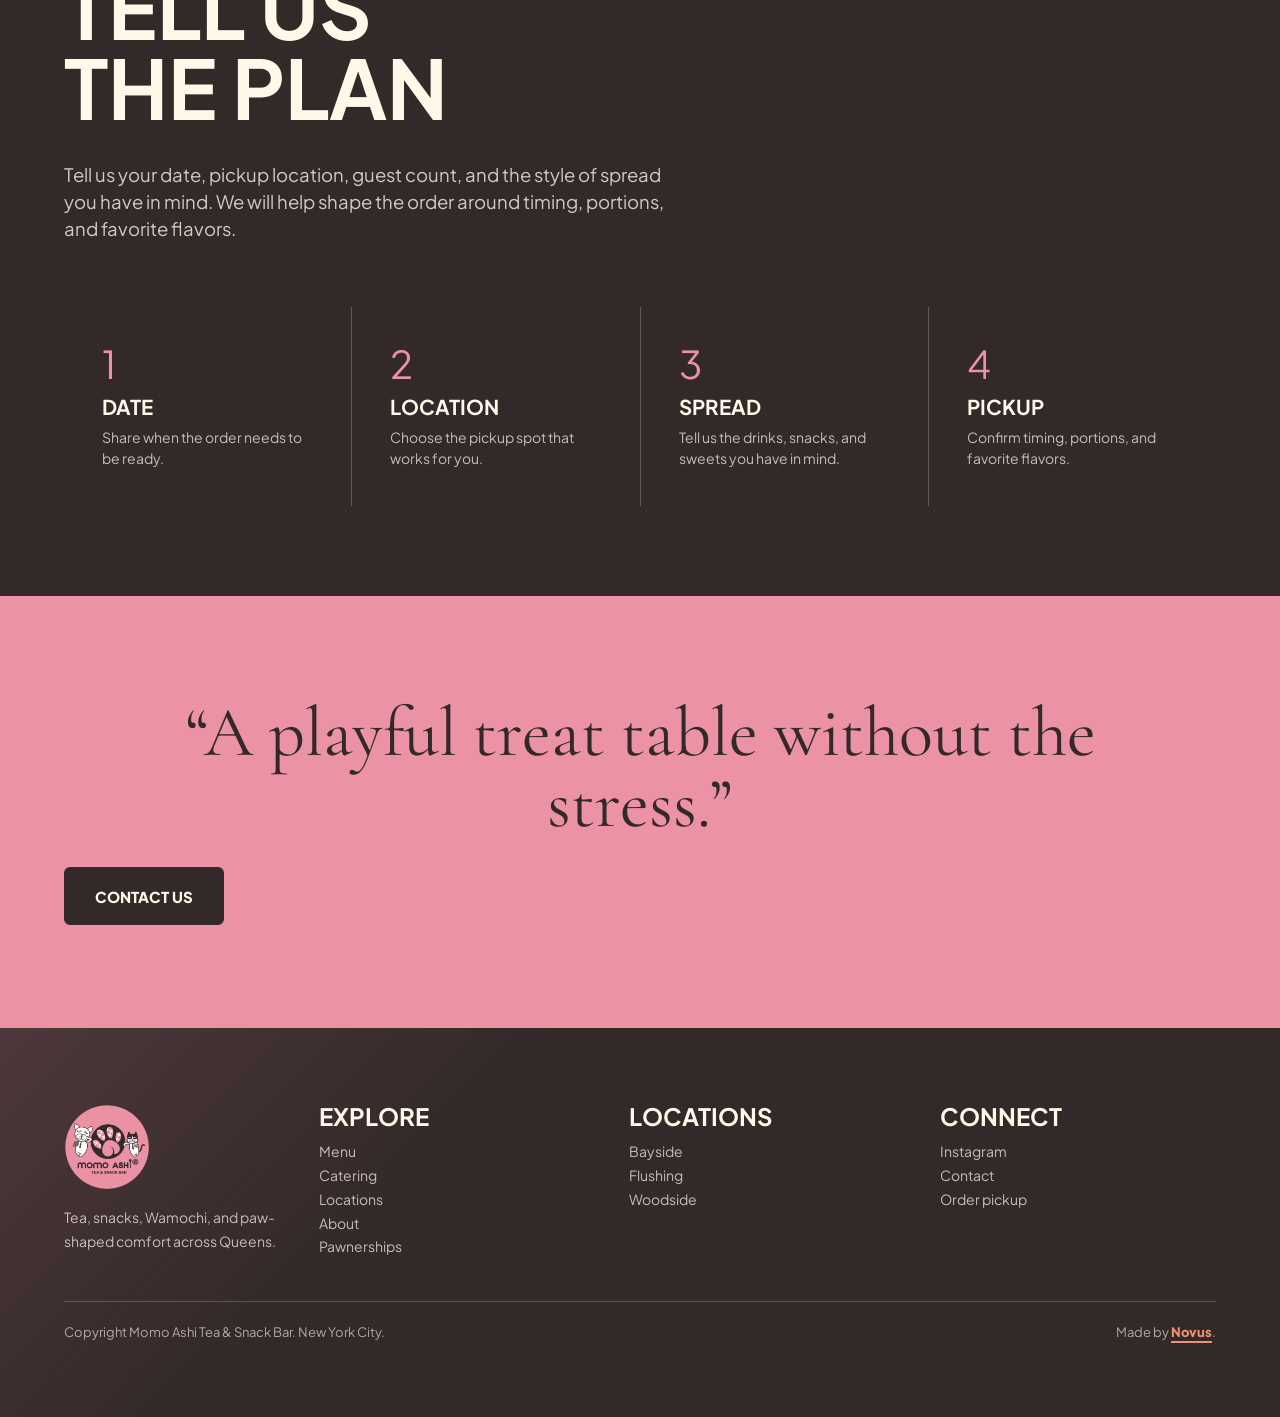
<file: catering.html>
<!DOCTYPE html>
<html lang="en">
<head>
  <meta charset="UTF-8" />
  <meta name="viewport" content="width=device-width, initial-scale=1.0" />
  <title>Momo Ashi | Catering</title>
  <link rel="icon" type="image/png" href="brand assets/momologo.png" />
  <link rel="preconnect" href="https://fonts.googleapis.com" />
  <link rel="preconnect" href="https://fonts.gstatic.com" crossorigin />
  <link href="https://fonts.googleapis.com/css2?family=Cormorant+Garamond:wght@500&family=Plus+Jakarta+Sans:wght@400;600;700;800&display=swap" rel="stylesheet" />
  <link rel="stylesheet" href="site.css" />
</head>
<body>
  <a class="pickup-bar" href="https://order.mealkeyway.com/customer/release/index?mid=6b622f377779775a4f414c337946694a6c757a624f513d3d&convertAllImages=true#/main" target="_blank" rel="noopener">Order for pick up --&gt;</a>
  <nav class="site-nav" aria-label="Primary navigation">
    <button class="mobile-menu-toggle" type="button" aria-controls="mobile-nav-panel" aria-expanded="false" aria-label="Open navigation menu"><span aria-hidden="true"></span><span aria-hidden="true"></span><span aria-hidden="true"></span></button>
    <ul class="nav-group">
      <li><a class="nav-link" href="menu.html">Menu</a></li>
      <li><a class="nav-link is-active" href="catering.html">Catering</a></li>
      <li><a class="nav-link" href="locations.html">Locations</a></li>
    </ul>
    <a class="brand-link" href="index.html" aria-label="Momo Ashi home"><img src="brand assets/momo-ashi-nav-logo.jpg" alt="" /></a>
    <ul class="nav-group">
      <li><a class="nav-link" href="about.html">About</a></li>
      <li><a class="nav-link" href="pawnerships.html">Pawnerships</a></li>
      <li><a class="nav-link" href="contact.html">Contact</a></li>
    </ul>
    <a class="mobile-order-cta" href="https://order.mealkeyway.com/customer/release/index?mid=6b622f377779775a4f414c337946694a6c757a624f513d3d&convertAllImages=true#/main" target="_blank" rel="noopener">Order</a>
    <div class="mobile-nav-panel" id="mobile-nav-panel" hidden><a class="mobile-nav-link" href="menu.html">Menu</a><a class="mobile-nav-link is-active" href="catering.html">Catering</a><a class="mobile-nav-link" href="locations.html">Locations</a><a class="mobile-nav-link" href="about.html">About</a><a class="mobile-nav-link" href="pawnerships.html">Pawnerships</a><a class="mobile-nav-link" href="contact.html">Contact</a></div>
  </nav>

  <main class="editorial-page">
    <section class="editorial-hero section-reveal">
      <div class="editorial-hero-copy">
        <p class="eyebrow">Catering</p>
        <h1 class="editorial-title">Comfort for<br />the whole table</h1>
        <p class="editorial-copy">Bring Momo Ashi drinks, snacks, and Wamochi to office treats, birthday spreads, school events, and casual celebrations.</p>
        <div class="button-row">
          <a class="button button-primary" href="contact.html">Start an inquiry</a>
          <a class="button" href="menu.html">See the menu</a>
        </div>
      </div>
      <figure class="editorial-media">
        <img src="gallery pics/10.jpg" alt="Branded Momo Ashi drinks and straws" />
        <figcaption class="media-caption">Built for sharing.</figcaption>
      </figure>
    </section>

    <section class="feature-band cream section-reveal">
      <div class="editorial-container section-heading">
        <p class="eyebrow">Choose your spread</p>
        <h2 class="feature-title">Sips, snacks,<br />sweets</h2>
      </div>
      <div class="service-stack">
        <article class="service-row reveal-item">
          <figure class="service-media">
            <img src="gallery pics/10.jpg" alt="Momo Ashi drinks arranged on a table" />
          </figure>
          <div>
            <p class="eyebrow">Drink service</p>
            <h3 class="service-title">Tea for<br />the crew</h3>
            <p class="service-copy">Milk teas, fruit teas, toppings, and crowd-friendly drink orders for pickup.</p>
          </div>
        </article>
        <article class="service-row reveal-item">
          <figure class="service-media">
            <img src="gallery pics/6.jpg" alt="Momo Ashi rice wraps, drink cup, and straw" />
          </figure>
          <div>
            <p class="eyebrow">Snack boxes</p>
            <h3 class="service-title">Savory,<br />ready to go</h3>
            <p class="service-copy">Rice wraps and savory bites packed for easy sharing and quick service.</p>
          </div>
        </article>
        <article class="service-row reveal-item">
          <figure class="service-media">
            <img src="gallery pics/8.jpg" alt="Momo Ashi marshmallow dessert toast" />
          </figure>
          <div>
            <p class="eyebrow">Sweet trays</p>
            <h3 class="service-title">Warm<br />comforts</h3>
            <p class="service-copy">Warm dessert comforts and Wamochi-forward options for celebrations.</p>
          </div>
        </article>
      </div>
    </section>

    <section class="feature-band dark section-reveal">
      <div class="editorial-container">
        <p class="eyebrow">How it works</p>
        <h2 class="feature-title">Tell us<br />the plan</h2>
        <p class="editorial-copy">Tell us your date, pickup location, guest count, and the style of spread you have in mind. We will help shape the order around timing, portions, and favorite flavors.</p>
      </div>
      <div class="editorial-container process-list">
        <article class="process-step"><span>1</span><h3>Date</h3><p>Share when the order needs to be ready.</p></article>
        <article class="process-step"><span>2</span><h3>Location</h3><p>Choose the pickup spot that works for you.</p></article>
        <article class="process-step"><span>3</span><h3>Spread</h3><p>Tell us the drinks, snacks, and sweets you have in mind.</p></article>
        <article class="process-step"><span>4</span><h3>Pickup</h3><p>Confirm timing, portions, and favorite flavors.</p></article>
      </div>
    </section>

    <section class="quote-band section-reveal">
      <blockquote>&ldquo;A playful treat table without the stress.&rdquo;</blockquote>
      <div class="button-row editorial-container"><a class="button button-dark" href="contact.html">Contact us</a></div>
    </section>
  </main>

  <footer class="site-footer">
    <div class="footer-grid">
      <div><img class="footer-logo" src="brand assets/momologo.png" alt="Momo Ashi logo" /><p class="footer-copy">Tea, snacks, Wamochi, and paw-shaped comfort across Queens.</p></div>
      <div><h2 class="footer-title">Explore</h2><ul class="footer-list"><li><a href="menu.html">Menu</a></li><li><a href="catering.html">Catering</a></li><li><a href="locations.html">Locations</a></li><li><a href="about.html">About</a></li><li><a href="pawnerships.html">Pawnerships</a></li></ul></div>
      <div><h2 class="footer-title">Locations</h2><p class="footer-copy">Bayside<br />Flushing<br />Woodside</p></div>
      <div><h2 class="footer-title">Connect</h2><ul class="footer-list"><li><a href="https://www.instagram.com/momoashi/?hl=en" target="_blank" rel="noopener">Instagram</a></li><li><a href="contact.html">Contact</a></li><li><a href="https://order.mealkeyway.com/customer/release/index?mid=6b622f377779775a4f414c337946694a6c757a624f513d3d&convertAllImages=true#/main" target="_blank" rel="noopener">Order pickup</a></li></ul></div>
    </div>
    <div class="footer-bottom"><span>Copyright Momo Ashi Tea &amp; Snack Bar. New York City.</span><span class="site-credit">Made by <a href="https://www.novusnyc.org/" target="_blank" rel="noopener">Novus</a>.</span></div>
  </footer>
  <script src="scroll-animations.js"></script>
</body>
</html>
</file>
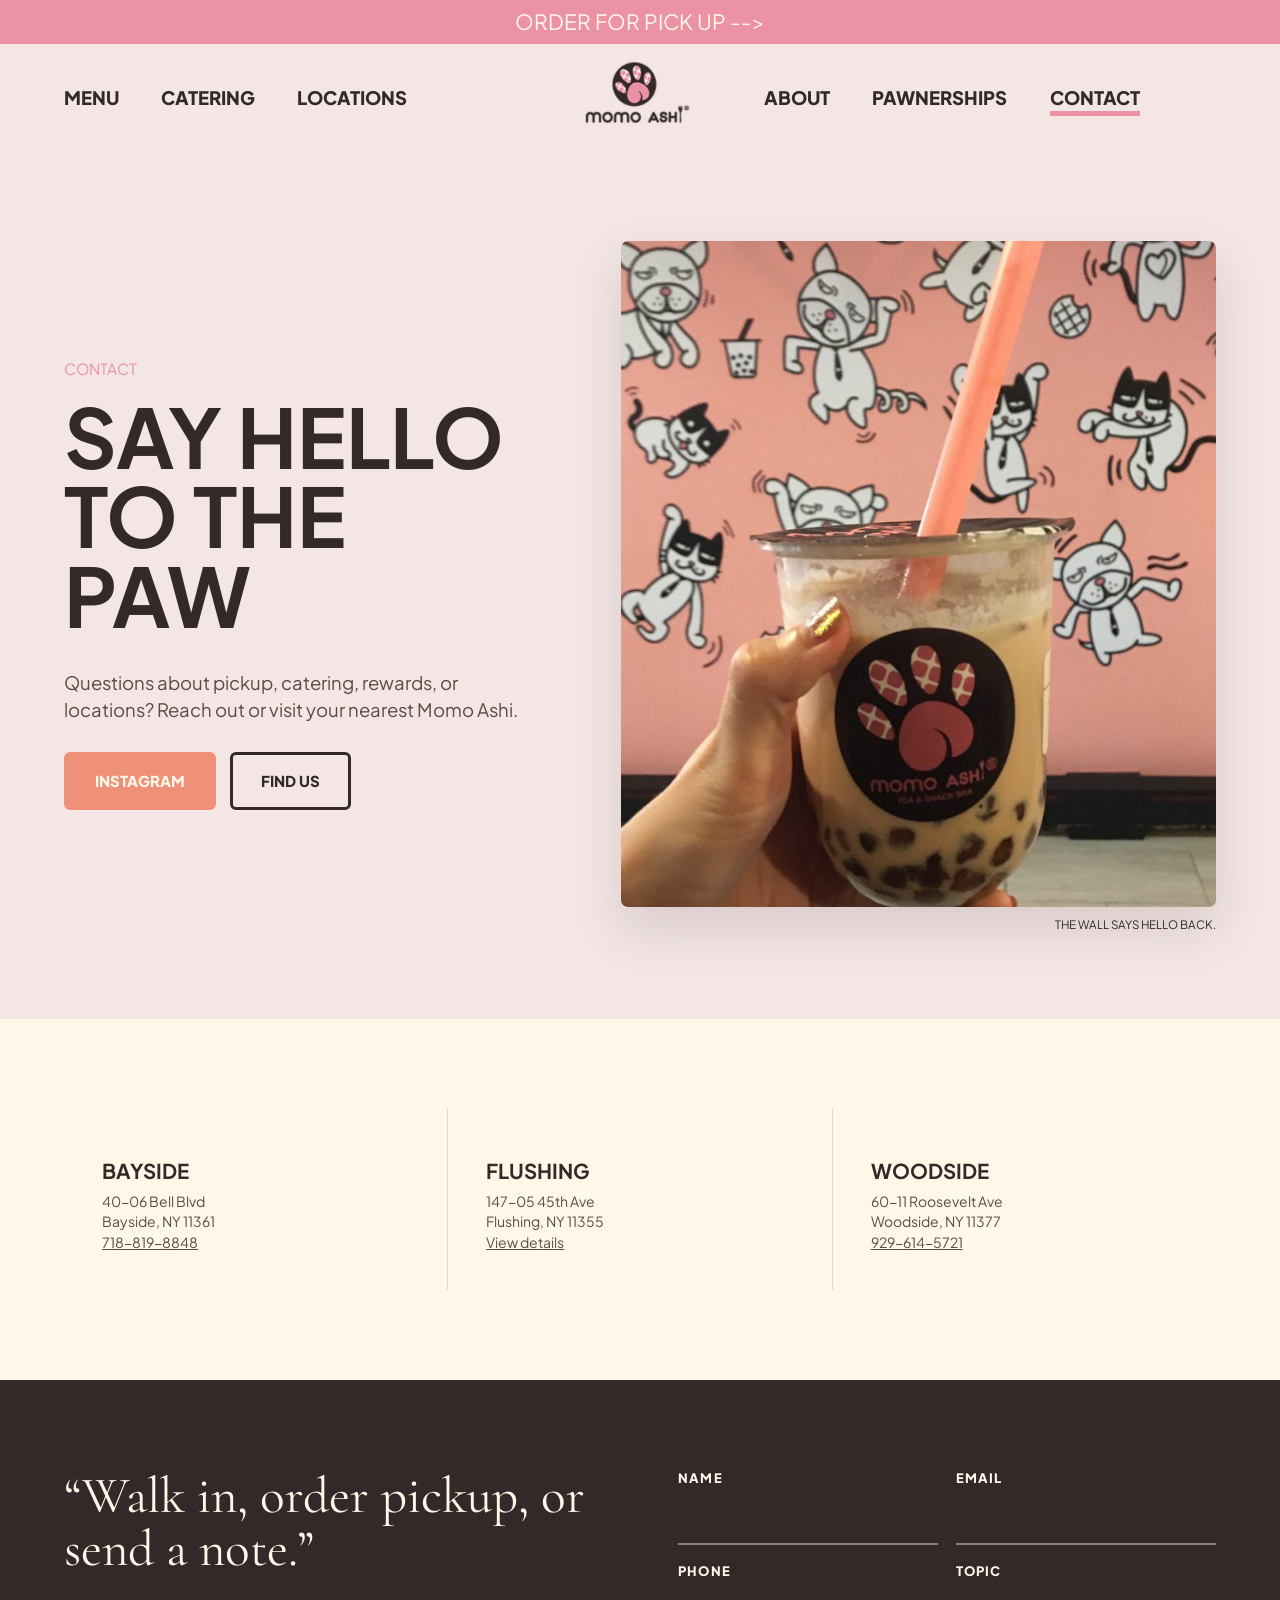
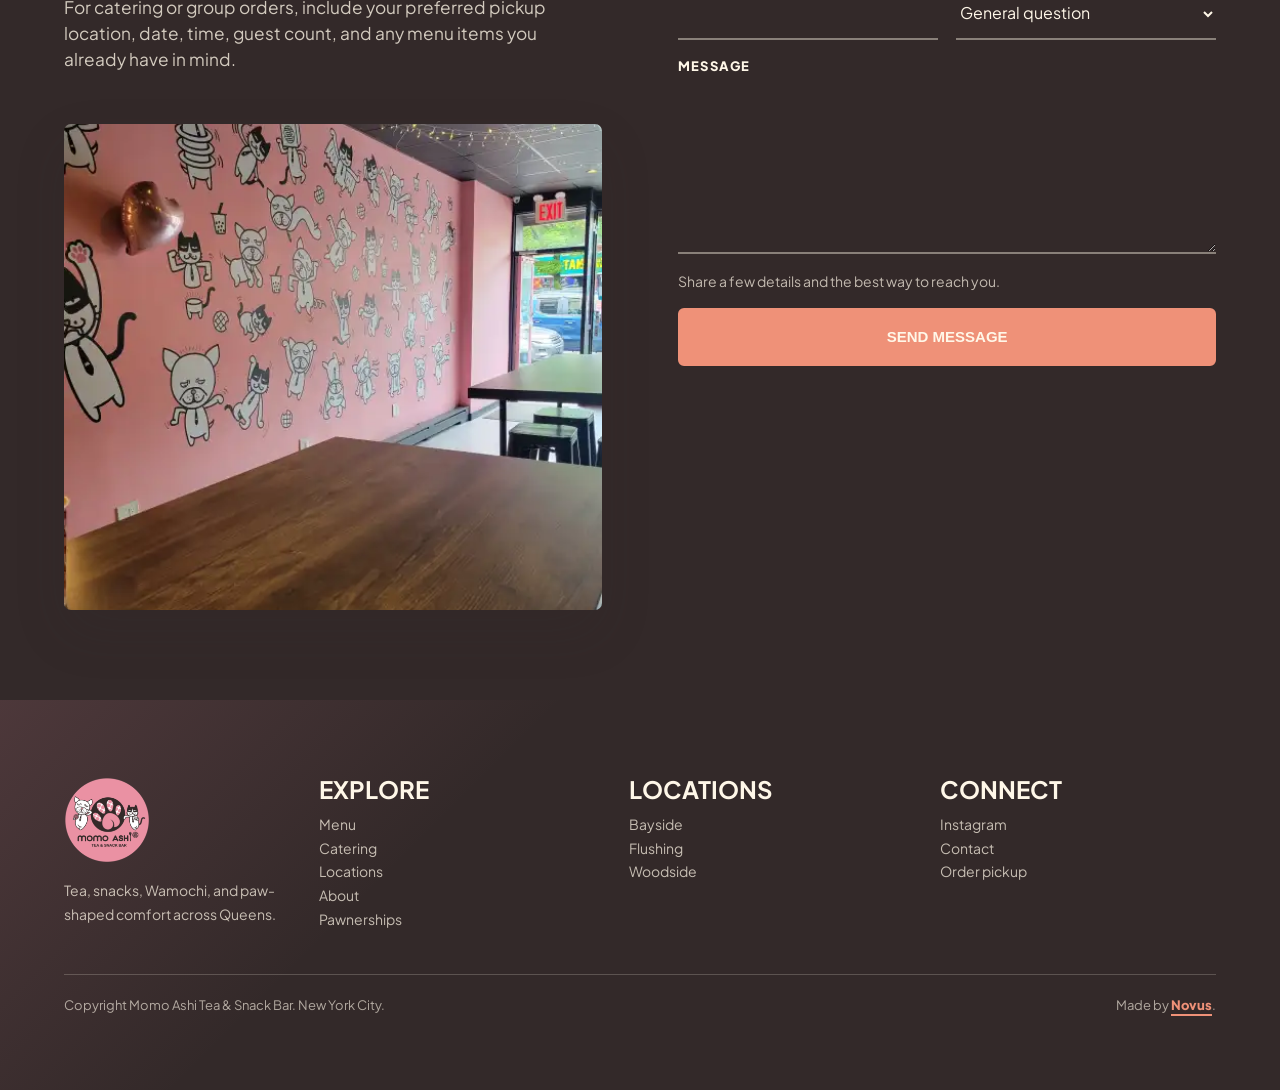
<file: contact.html>
<!DOCTYPE html>
<html lang="en">
<head>
  <meta charset="UTF-8" />
  <meta name="viewport" content="width=device-width, initial-scale=1.0" />
  <title>Momo Ashi | Contact</title>
  <link rel="icon" type="image/png" href="brand assets/momologo.png" />
  <link rel="preconnect" href="https://fonts.googleapis.com" />
  <link rel="preconnect" href="https://fonts.gstatic.com" crossorigin />
  <link href="https://fonts.googleapis.com/css2?family=Cormorant+Garamond:wght@500&family=Plus+Jakarta+Sans:wght@400;600;700;800&display=swap" rel="stylesheet" />
  <link rel="stylesheet" href="site.css" />
</head>
<body>
  <a class="pickup-bar" href="https://order.mealkeyway.com/customer/release/index?mid=6b622f377779775a4f414c337946694a6c757a624f513d3d&convertAllImages=true#/main" target="_blank" rel="noopener">Order for pick up --&gt;</a>
  <nav class="site-nav" aria-label="Primary navigation">
    <button class="mobile-menu-toggle" type="button" aria-controls="mobile-nav-panel" aria-expanded="false" aria-label="Open navigation menu"><span aria-hidden="true"></span><span aria-hidden="true"></span><span aria-hidden="true"></span></button>
    <ul class="nav-group"><li><a class="nav-link" href="menu.html">Menu</a></li><li><a class="nav-link" href="catering.html">Catering</a></li><li><a class="nav-link" href="locations.html">Locations</a></li></ul>
    <a class="brand-link" href="index.html" aria-label="Momo Ashi home"><img src="brand assets/momo-ashi-nav-logo.jpg" alt="" /></a>
    <ul class="nav-group"><li><a class="nav-link" href="about.html">About</a></li><li><a class="nav-link" href="pawnerships.html">Pawnerships</a></li><li><a class="nav-link is-active" href="contact.html">Contact</a></li></ul>
    <a class="mobile-order-cta" href="https://order.mealkeyway.com/customer/release/index?mid=6b622f377779775a4f414c337946694a6c757a624f513d3d&convertAllImages=true#/main" target="_blank" rel="noopener">Order</a>
    <div class="mobile-nav-panel" id="mobile-nav-panel" hidden><a class="mobile-nav-link" href="menu.html">Menu</a><a class="mobile-nav-link" href="catering.html">Catering</a><a class="mobile-nav-link" href="locations.html">Locations</a><a class="mobile-nav-link" href="about.html">About</a><a class="mobile-nav-link" href="pawnerships.html">Pawnerships</a><a class="mobile-nav-link is-active" href="contact.html">Contact</a></div>
  </nav>

  <main class="editorial-page">
    <section class="editorial-hero section-reveal">
      <div class="editorial-hero-copy">
        <p class="eyebrow">Contact</p>
        <h1 class="editorial-title">Say hello<br />to the paw</h1>
        <p class="editorial-copy">Questions about pickup, catering, rewards, or locations? Reach out or visit your nearest Momo Ashi.</p>
        <div class="button-row"><a class="button button-primary" href="https://www.instagram.com/momoashi/?hl=en" target="_blank" rel="noopener">Instagram</a><a class="button" href="locations.html">Find us</a></div>
      </div>
      <figure class="editorial-media">
        <img src="gallery pics/1.jpg" alt="Momo Ashi drink in front of a pink character mural" />
        <figcaption class="media-caption">The wall says hello back.</figcaption>
      </figure>
    </section>

    <section class="feature-band cream section-reveal">
      <div class="editorial-container contact-location-list">
        <article class="contact-location"><h3>Bayside</h3><p>40-06 Bell Blvd<br />Bayside, NY 11361</p><p><a href="tel:7188198848">718-819-8848</a></p></article>
        <article class="contact-location"><h3>Flushing</h3><p>147-05 45th Ave<br />Flushing, NY 11355</p><p><a href="locations.html">View details</a></p></article>
        <article class="contact-location"><h3>Woodside</h3><p>60-11 Roosevelt Ave<br />Woodside, NY 11377</p><p><a href="tel:9296145721">929-614-5721</a></p></article>
      </div>
    </section>

    <section class="feature-band dark section-reveal">
      <div class="contact-split">
        <div>
          <p class="editorial-line">&ldquo;Walk in, order pickup, or send a note.&rdquo;</p>
          <p class="section-copy">For catering or group orders, include your preferred pickup location, date, time, guest count, and any menu items you already have in mind.</p>
          <figure class="contact-photo">
            <img src="wallpaper.webp" alt="Momo Ashi pink character mural inside the shop" />
          </figure>
        </div>
        <form class="contact-form editorial-form" data-contact-form>
          <div class="form-row">
            <div class="field">
              <label for="name">Name</label>
              <input id="name" name="name" type="text" autocomplete="name" required />
            </div>
            <div class="field">
              <label for="email">Email</label>
              <input id="email" name="email" type="email" autocomplete="email" required />
            </div>
          </div>
          <div class="form-row">
            <div class="field">
              <label for="phone">Phone</label>
              <input id="phone" name="phone" type="tel" autocomplete="tel" />
            </div>
            <div class="field">
              <label for="topic">Topic</label>
              <select id="topic" name="topic">
                <option>General question</option>
                <option>Catering</option>
                <option>Pickup order</option>
                <option>Pawnerships</option>
              </select>
            </div>
          </div>
          <div class="field">
            <label for="message">Message</label>
            <textarea id="message" name="message" required></textarea>
          </div>
          <p class="form-note">Share a few details and the best way to reach you.</p>
          <p class="form-success" data-form-success>Thanks. Your note is ready for the Momo Ashi team.</p>
          <button class="button button-primary" type="submit">Send message</button>
        </form>
      </div>
    </section>
  </main>

  <footer class="site-footer">
    <div class="footer-grid">
      <div><img class="footer-logo" src="brand assets/momologo.png" alt="Momo Ashi logo" /><p class="footer-copy">Tea, snacks, Wamochi, and paw-shaped comfort across Queens.</p></div>
      <div><h2 class="footer-title">Explore</h2><ul class="footer-list"><li><a href="menu.html">Menu</a></li><li><a href="catering.html">Catering</a></li><li><a href="locations.html">Locations</a></li><li><a href="about.html">About</a></li><li><a href="pawnerships.html">Pawnerships</a></li></ul></div>
      <div><h2 class="footer-title">Locations</h2><p class="footer-copy">Bayside<br />Flushing<br />Woodside</p></div>
      <div><h2 class="footer-title">Connect</h2><ul class="footer-list"><li><a href="https://www.instagram.com/momoashi/?hl=en" target="_blank" rel="noopener">Instagram</a></li><li><a href="contact.html">Contact</a></li><li><a href="https://order.mealkeyway.com/customer/release/index?mid=6b622f377779775a4f414c337946694a6c757a624f513d3d&convertAllImages=true#/main" target="_blank" rel="noopener">Order pickup</a></li></ul></div>
    </div>
    <div class="footer-bottom"><span>Copyright Momo Ashi Tea &amp; Snack Bar. New York City.</span><span class="site-credit">Made by <a href="https://www.novusnyc.org/" target="_blank" rel="noopener">Novus</a>.</span></div>
  </footer>
  <script src="scroll-animations.js"></script>
  <script>
    const contactForm = document.querySelector("[data-contact-form]");
    const successMessage = document.querySelector("[data-form-success]");
    if (contactForm && successMessage) {
      contactForm.addEventListener("submit", (event) => {
        event.preventDefault();
        successMessage.classList.add("is-visible");
        contactForm.reset();
      });
    }
  </script>
</body>
</html>
</file>
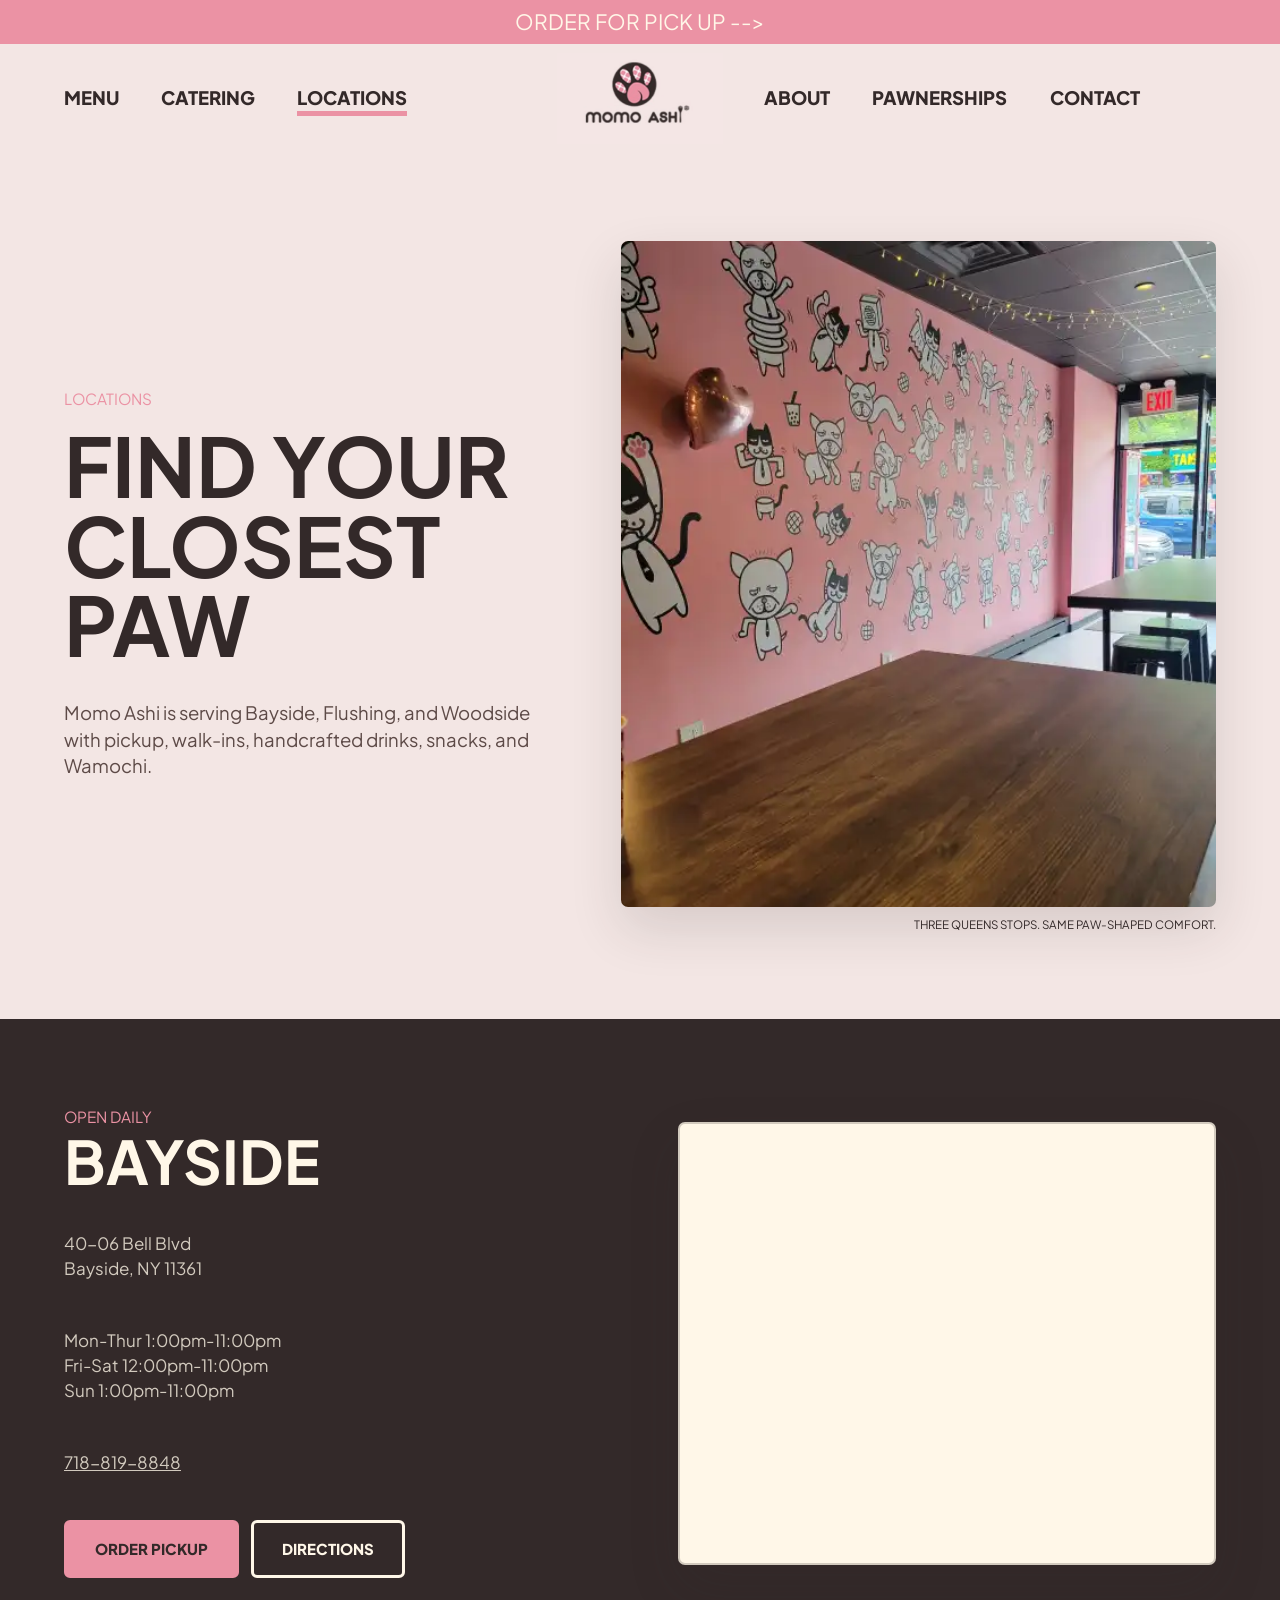
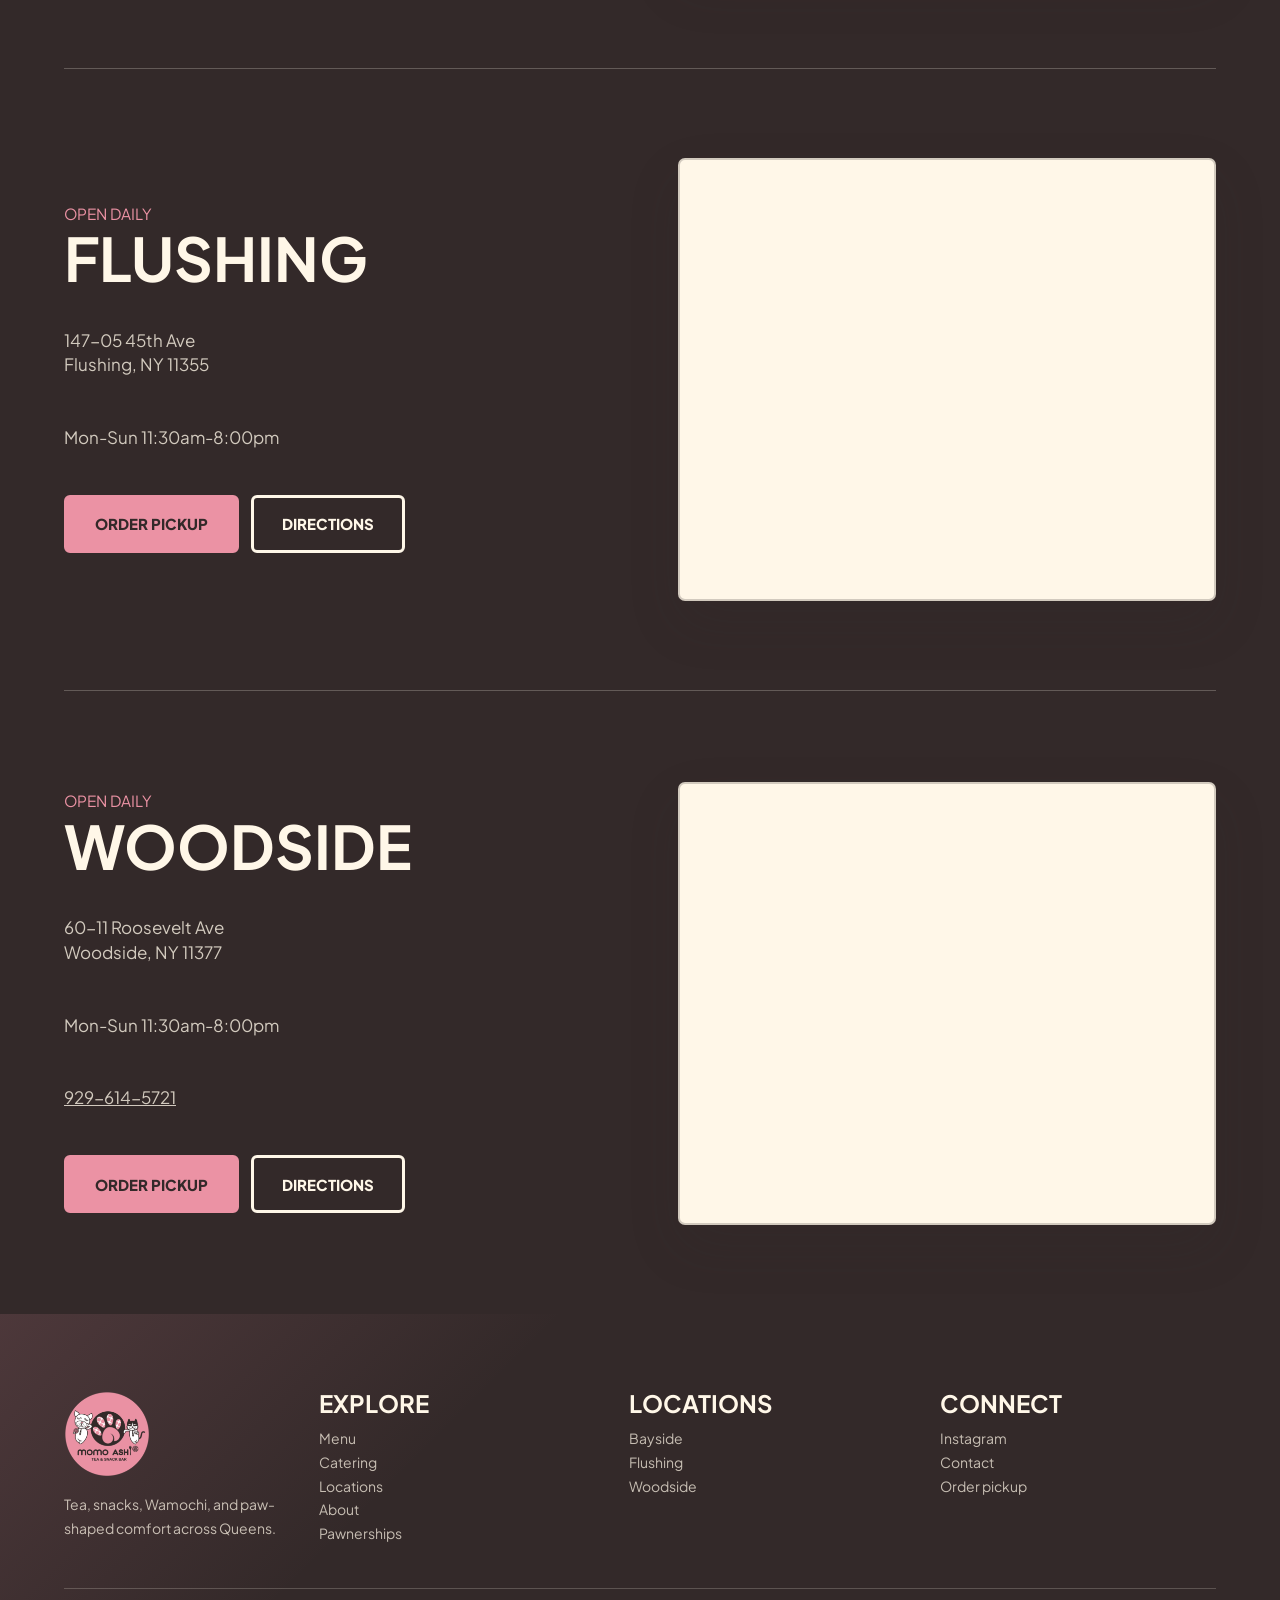
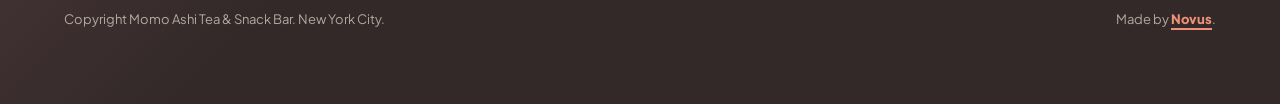
<file: locations.html>
<!DOCTYPE html>
<html lang="en">
<head>
  <meta charset="UTF-8" />
  <meta name="viewport" content="width=device-width, initial-scale=1.0" />
  <title>Momo Ashi | Locations</title>
  <link rel="icon" type="image/png" href="brand assets/momologo.png" />
  <link rel="preconnect" href="https://fonts.googleapis.com" />
  <link rel="preconnect" href="https://fonts.gstatic.com" crossorigin />
  <link href="https://fonts.googleapis.com/css2?family=Cormorant+Garamond:wght@500&family=Plus+Jakarta+Sans:wght@400;600;700;800&display=swap" rel="stylesheet" />
  <link rel="stylesheet" href="site.css" />
</head>
<body>
  <a class="pickup-bar" href="https://order.mealkeyway.com/customer/release/index?mid=6b622f377779775a4f414c337946694a6c757a624f513d3d&convertAllImages=true#/main" target="_blank" rel="noopener">Order for pick up --&gt;</a>
  <nav class="site-nav" aria-label="Primary navigation">
    <button class="mobile-menu-toggle" type="button" aria-controls="mobile-nav-panel" aria-expanded="false" aria-label="Open navigation menu"><span aria-hidden="true"></span><span aria-hidden="true"></span><span aria-hidden="true"></span></button>
    <ul class="nav-group"><li><a class="nav-link" href="menu.html">Menu</a></li><li><a class="nav-link" href="catering.html">Catering</a></li><li><a class="nav-link is-active" href="locations.html">Locations</a></li></ul>
    <a class="brand-link" href="index.html" aria-label="Momo Ashi home"><img src="brand assets/momo-ashi-nav-logo.jpg" alt="" /></a>
    <ul class="nav-group"><li><a class="nav-link" href="about.html">About</a></li><li><a class="nav-link" href="pawnerships.html">Pawnerships</a></li><li><a class="nav-link" href="contact.html">Contact</a></li></ul>
    <a class="mobile-order-cta" href="https://order.mealkeyway.com/customer/release/index?mid=6b622f377779775a4f414c337946694a6c757a624f513d3d&convertAllImages=true#/main" target="_blank" rel="noopener">Order</a>
    <div class="mobile-nav-panel" id="mobile-nav-panel" hidden><a class="mobile-nav-link" href="menu.html">Menu</a><a class="mobile-nav-link" href="catering.html">Catering</a><a class="mobile-nav-link is-active" href="locations.html">Locations</a><a class="mobile-nav-link" href="about.html">About</a><a class="mobile-nav-link" href="pawnerships.html">Pawnerships</a><a class="mobile-nav-link" href="contact.html">Contact</a></div>
  </nav>

  <main class="editorial-page">
    <section class="editorial-hero section-reveal">
      <div class="editorial-hero-copy">
        <p class="eyebrow">Locations</p>
        <h1 class="editorial-title">Find your<br />closest paw</h1>
        <p class="editorial-copy">Momo Ashi is serving Bayside, Flushing, and Woodside with pickup, walk-ins, handcrafted drinks, snacks, and Wamochi.</p>
      </div>
      <figure class="editorial-media">
        <img src="wallpaper.webp" alt="Momo Ashi pink character mural wall and shop interior" />
        <figcaption class="media-caption">Three Queens stops. Same paw-shaped comfort.</figcaption>
      </figure>
    </section>

    <section class="feature-band dark section-reveal">
      <div class="location-list">
        <article class="location-row reveal-item">
          <div>
            <p class="eyebrow">Open daily</p>
            <h2 class="location-name">Bayside</h2>
            <div class="location-meta">
              <p>40-06 Bell Blvd<br />Bayside, NY 11361</p>
              <p>Mon-Thur 1:00pm-11:00pm<br />Fri-Sat 12:00pm-11:00pm<br />Sun 1:00pm-11:00pm</p>
              <p><a href="tel:7188198848">718-819-8848</a></p>
            </div>
            <div class="location-actions">
              <a class="button button-primary" href="https://order.mealkeyway.com/customer/release/index?mid=6b622f377779775a4f414c337946694a6c757a624f513d3d&convertAllImages=true#/main" target="_blank" rel="noopener">Order pickup</a>
              <a class="button" href="https://www.google.com/maps/place/Momo+Ashi/@40.7639921,-73.7715154,17z/data=!3m1!4b1!4m6!3m5!1s0x89c26197120713c1:0x3f5bf08422bb01a1!8m2!3d40.7639921!4d-73.7715154!16s%2Fg%2F11p65wz4y4?entry=ttu&g_ep=EgoyMDI2MDMxOC4xIKXMDSoASAFQAw%3D%3D" target="_blank" rel="noopener">Directions</a>
            </div>
          </div>
          <div class="location-map-panel">
            <iframe title="Map to Momo Ashi Bayside" loading="lazy" referrerpolicy="no-referrer-when-downgrade" src="https://www.google.com/maps?q=Momo%20Ashi%2040-06%20Bell%20Blvd%20Bayside%20NY%2011361&output=embed"></iframe>
          </div>
        </article>

        <article class="location-row reveal-item">
          <div>
            <p class="eyebrow">Open daily</p>
            <h2 class="location-name">Flushing</h2>
            <div class="location-meta">
              <p>147-05 45th Ave<br />Flushing, NY 11355</p>
              <p>Mon-Sun 11:30am-8:00pm</p>
            </div>
            <div class="location-actions">
              <a class="button button-primary" href="https://order.mealkeyway.com/customer/release/index?mid=7944367672514974656b2f777331556b302b46364a673d3d&convertAllImages=true#/main" target="_blank" rel="noopener">Order pickup</a>
              <a class="button" href="https://www.google.com/maps/place/Momo+Ashi+Flushing/@40.7556442,-73.8151292,17z/data=!3m1!4b1!4m6!3m5!1s0x89c261bbf605581b:0xd2436e3d0dffd92!8m2!3d40.7556442!4d-73.8151292!16s%2Fg%2F11rn5ccgny?entry=ttu&g_ep=EgoyMDI2MDMxOC4xIKXMDSoASAFQAw%3D%3D" target="_blank" rel="noopener">Directions</a>
            </div>
          </div>
          <div class="location-map-panel">
            <iframe title="Map to Momo Ashi Flushing" loading="lazy" referrerpolicy="no-referrer-when-downgrade" src="https://www.google.com/maps?q=Momo%20Ashi%20147-05%2045th%20Ave%20Flushing%20NY%2011355&output=embed"></iframe>
          </div>
        </article>

        <article class="location-row reveal-item">
          <div>
            <p class="eyebrow">Open daily</p>
            <h2 class="location-name">Woodside</h2>
            <div class="location-meta">
              <p>60-11 Roosevelt Ave<br />Woodside, NY 11377</p>
              <p>Mon-Sun 11:30am-8:00pm</p>
              <p><a href="tel:9296145721">929-614-5721</a></p>
            </div>
            <div class="location-actions">
              <a class="button button-primary" href="https://order.mealkeyway.com/customer/release/index?mid=554369345250396e6a6a644a3347445130554d6f49773d3d&convertAllImages=true#/main" target="_blank" rel="noopener">Order pickup</a>
              <a class="button" href="https://www.google.com/maps/place/Momo+Ashi+Woodside/@40.7457032,-73.9038449,17z/data=!3m1!4b1!4m6!3m5!1s0x89c25f8870cea99f:0xdf9b478ca37e0222!8m2!3d40.7457032!4d-73.9038449!16s%2Fg%2F11k3qn9skm?entry=ttu&g_ep=EgoyMDI2MDMxOC4xIKXMDSoASAFQAw%3D%3D" target="_blank" rel="noopener">Directions</a>
            </div>
          </div>
          <div class="location-map-panel">
            <iframe title="Map to Momo Ashi Woodside" loading="lazy" referrerpolicy="no-referrer-when-downgrade" src="https://www.google.com/maps?q=Momo%20Ashi%2060-11%20Roosevelt%20Ave%20Woodside%20NY%2011377&output=embed"></iframe>
          </div>
        </article>
      </div>
    </section>
  </main>

  <footer class="site-footer">
    <div class="footer-grid">
      <div><img class="footer-logo" src="brand assets/momologo.png" alt="Momo Ashi logo" /><p class="footer-copy">Tea, snacks, Wamochi, and paw-shaped comfort across Queens.</p></div>
      <div><h2 class="footer-title">Explore</h2><ul class="footer-list"><li><a href="menu.html">Menu</a></li><li><a href="catering.html">Catering</a></li><li><a href="locations.html">Locations</a></li><li><a href="about.html">About</a></li><li><a href="pawnerships.html">Pawnerships</a></li></ul></div>
      <div><h2 class="footer-title">Locations</h2><p class="footer-copy">Bayside<br />Flushing<br />Woodside</p></div>
      <div><h2 class="footer-title">Connect</h2><ul class="footer-list"><li><a href="https://www.instagram.com/momoashi/?hl=en" target="_blank" rel="noopener">Instagram</a></li><li><a href="contact.html">Contact</a></li><li><a href="https://order.mealkeyway.com/customer/release/index?mid=6b622f377779775a4f414c337946694a6c757a624f513d3d&convertAllImages=true#/main" target="_blank" rel="noopener">Order pickup</a></li></ul></div>
    </div>
    <div class="footer-bottom"><span>Copyright Momo Ashi Tea &amp; Snack Bar. New York City.</span><span class="site-credit">Made by <a href="https://www.novusnyc.org/" target="_blank" rel="noopener">Novus</a>.</span></div>
  </footer>
  <script src="scroll-animations.js"></script>
</body>
</html>
</file>
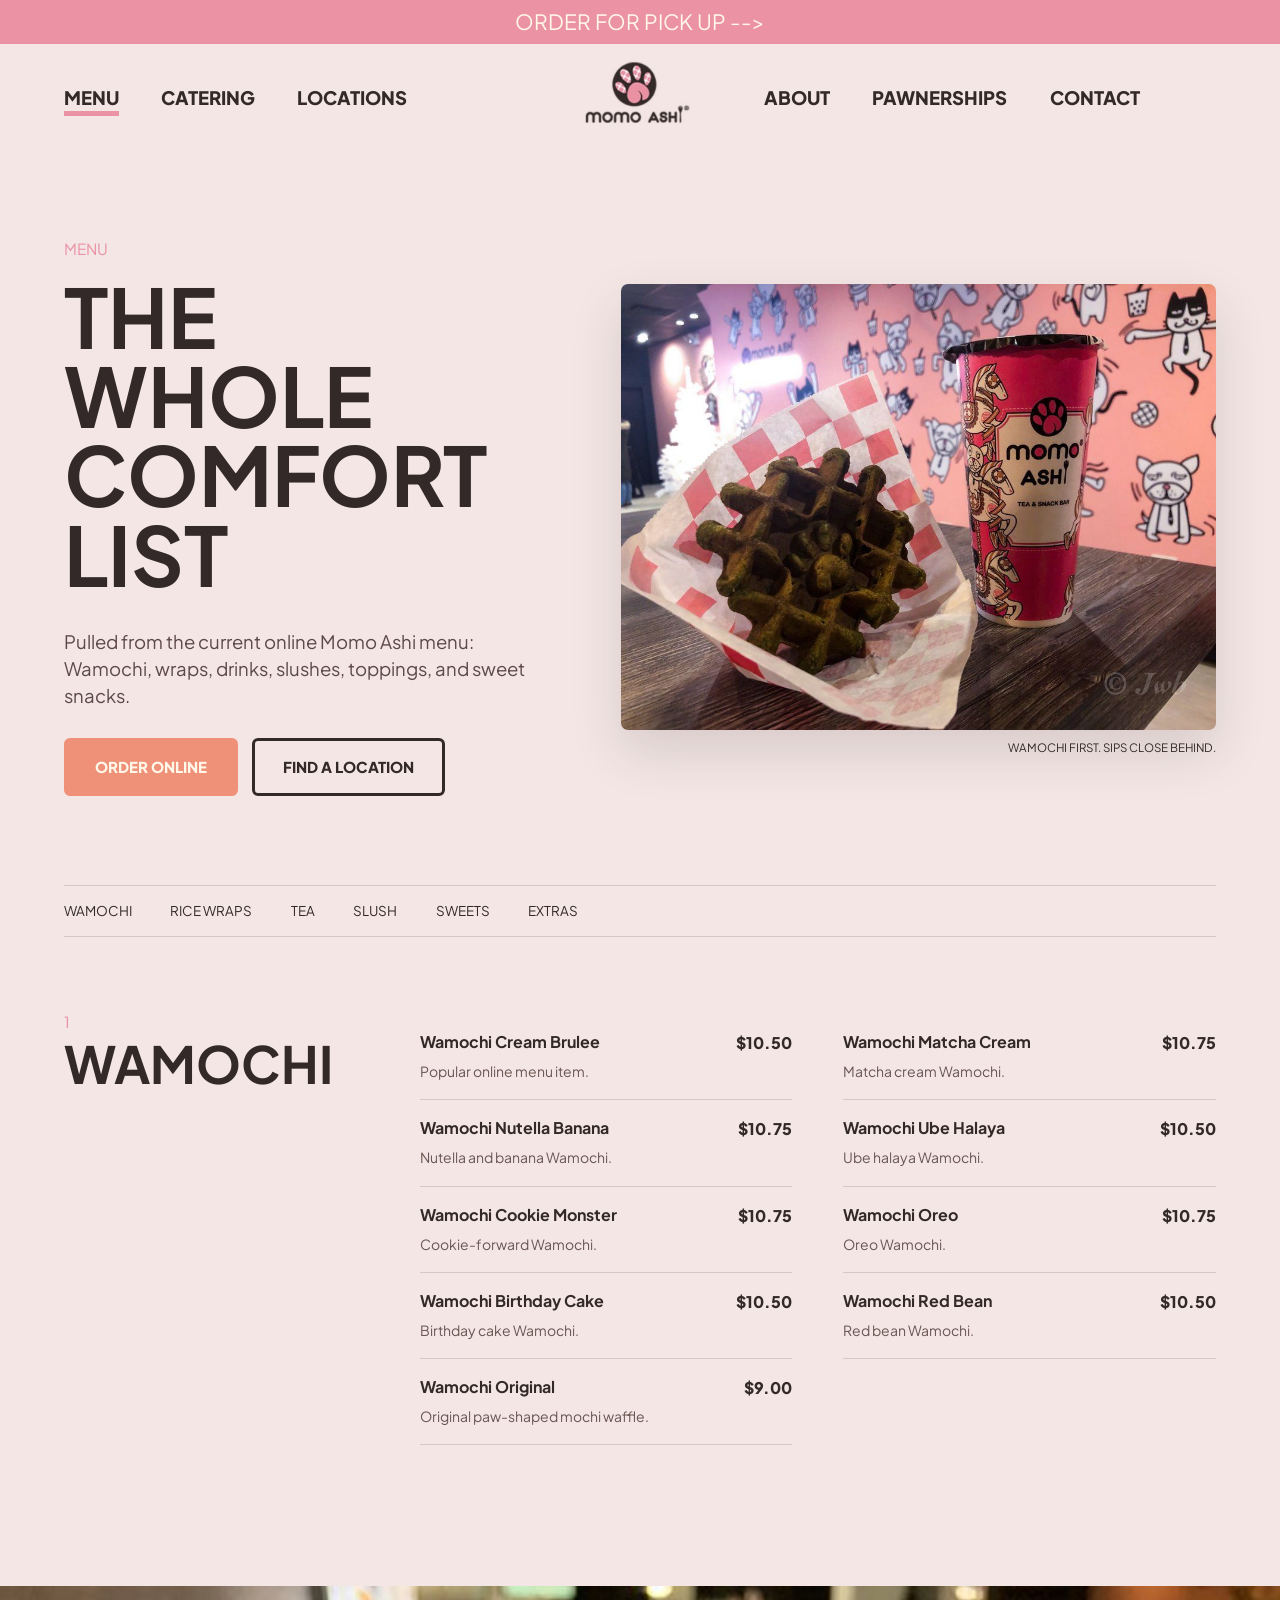
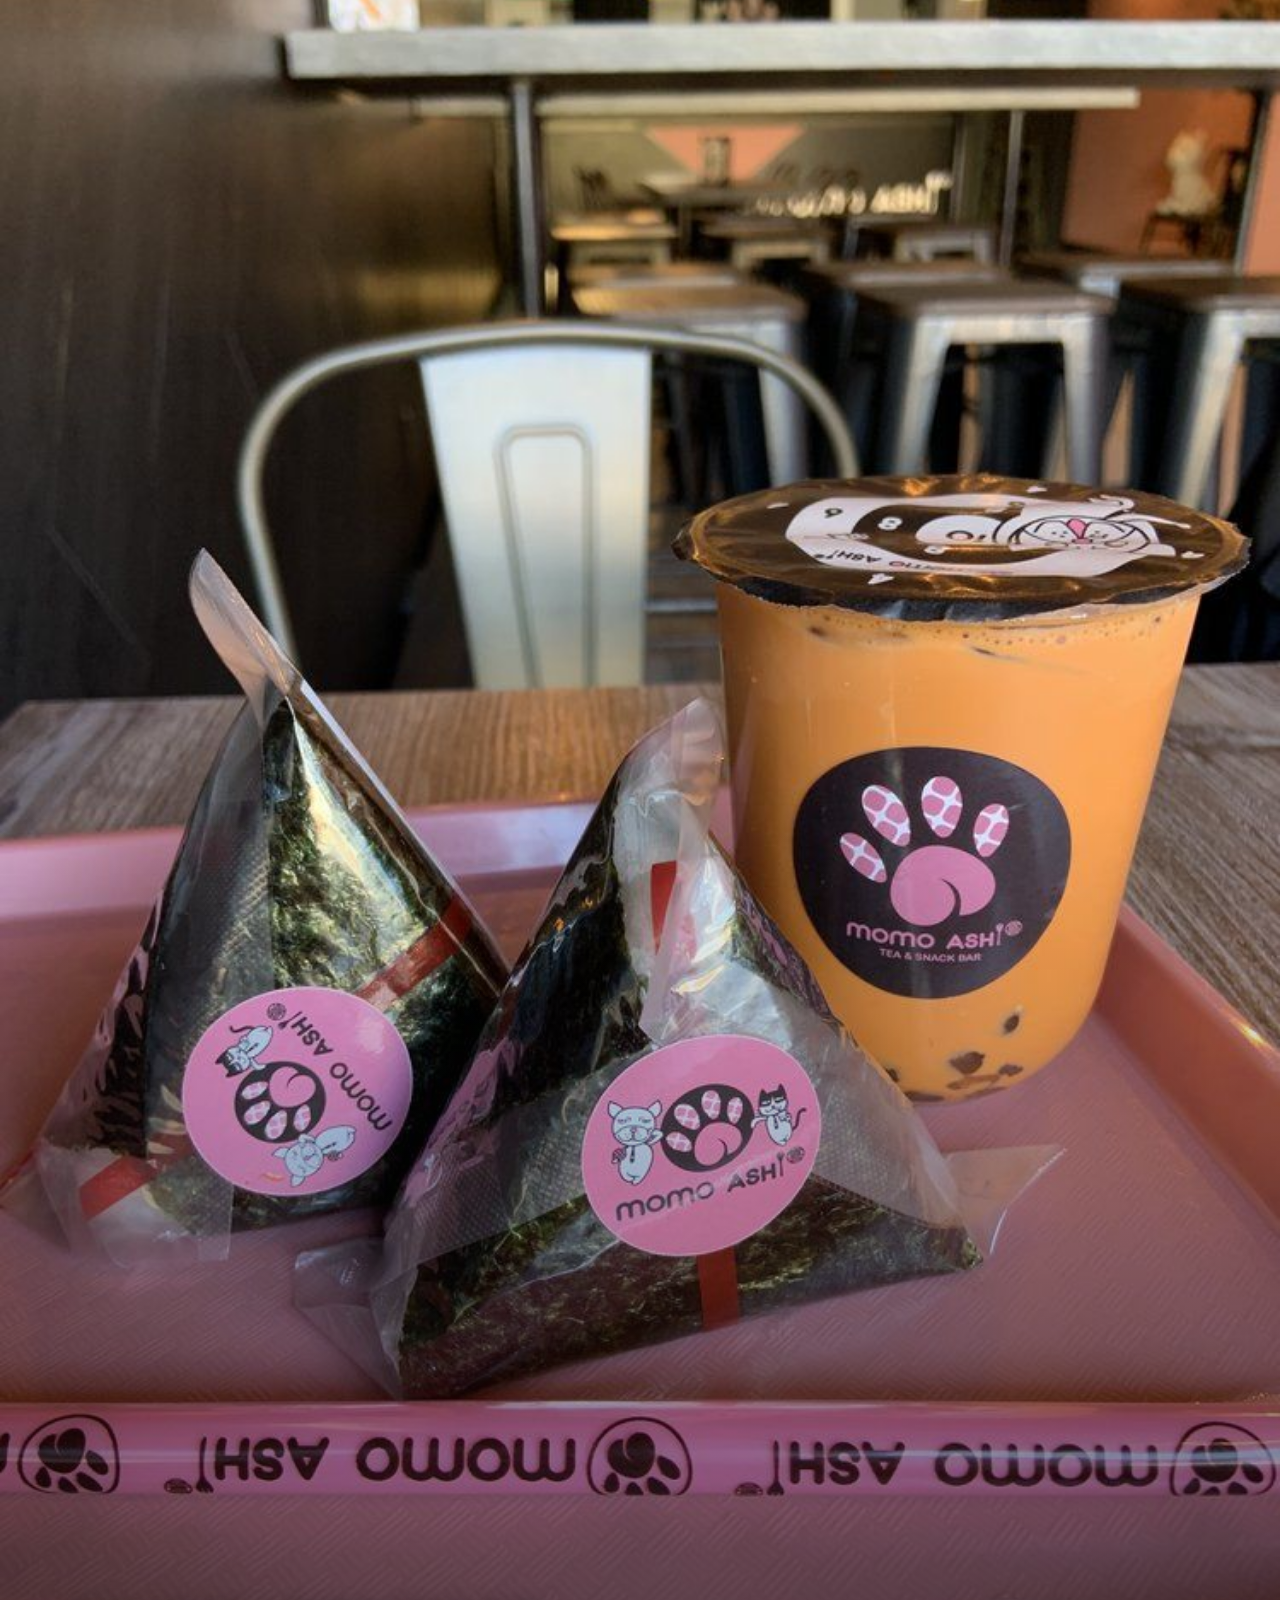
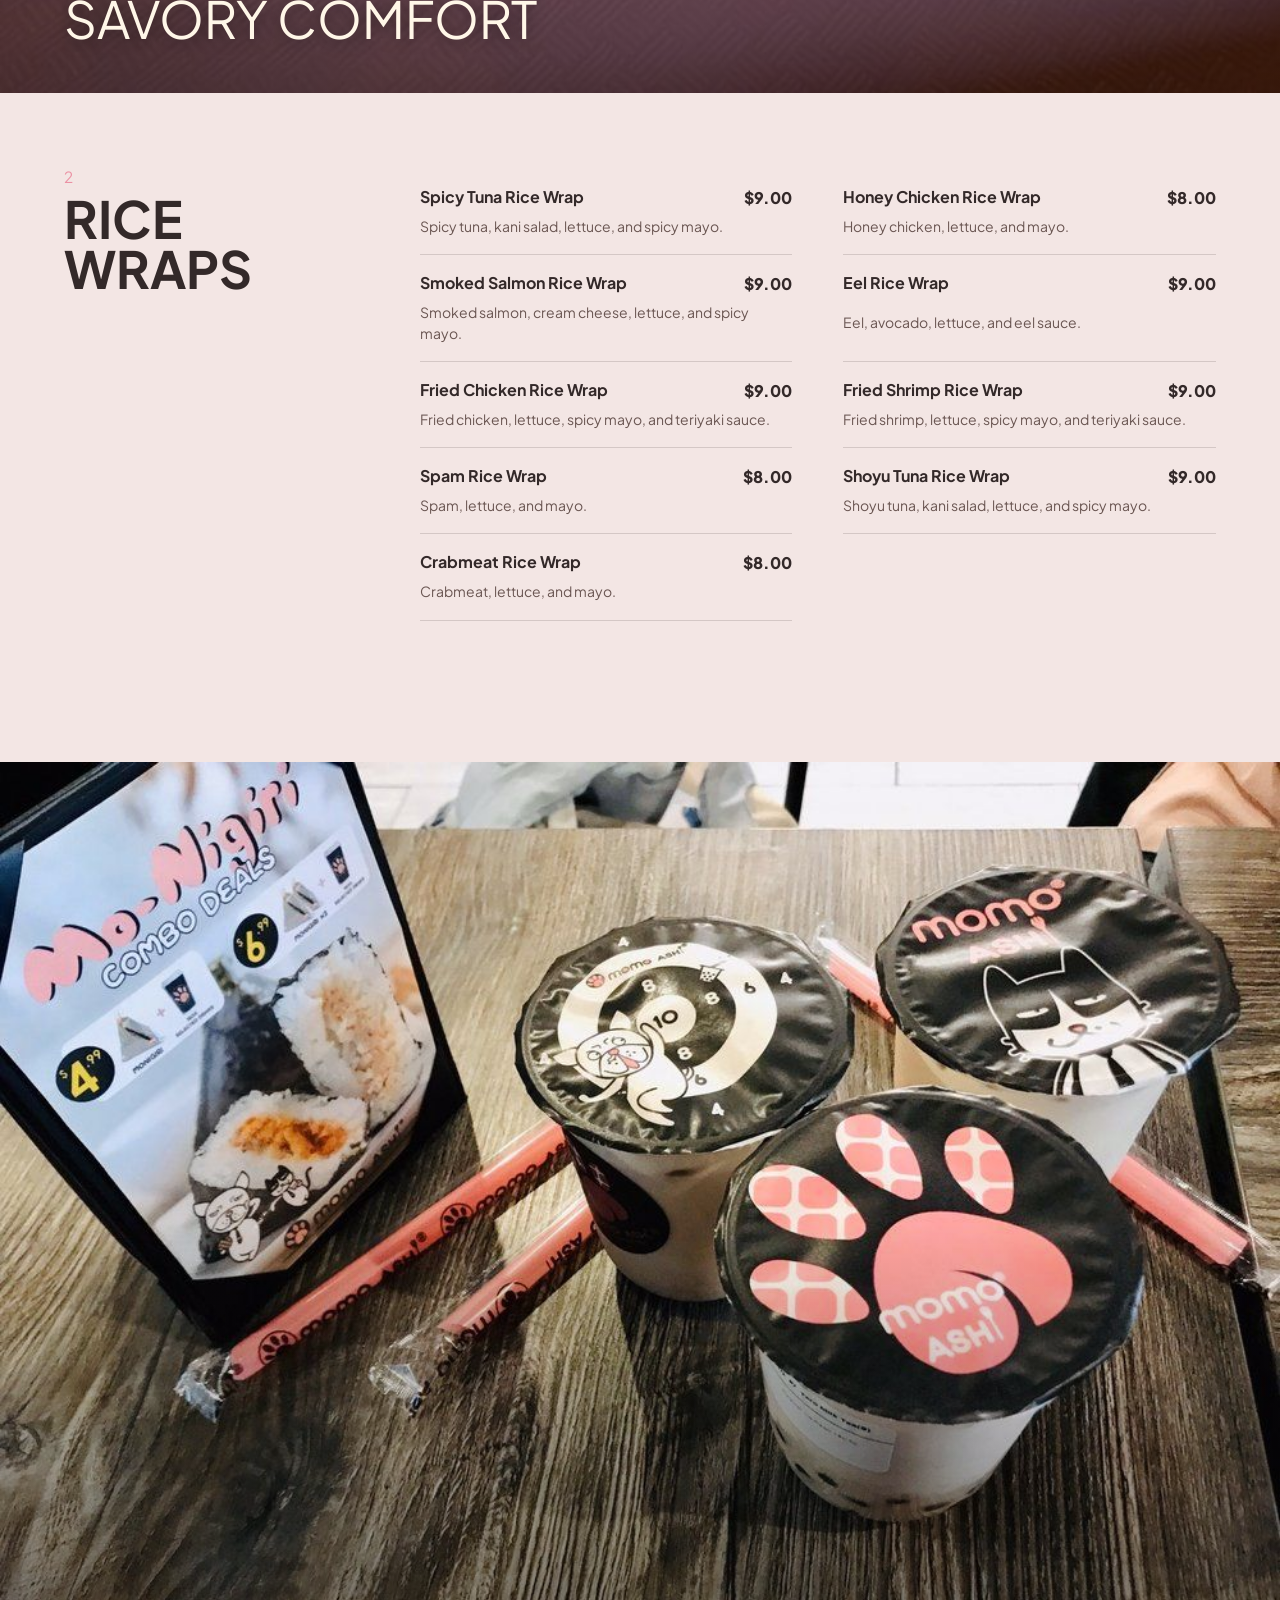
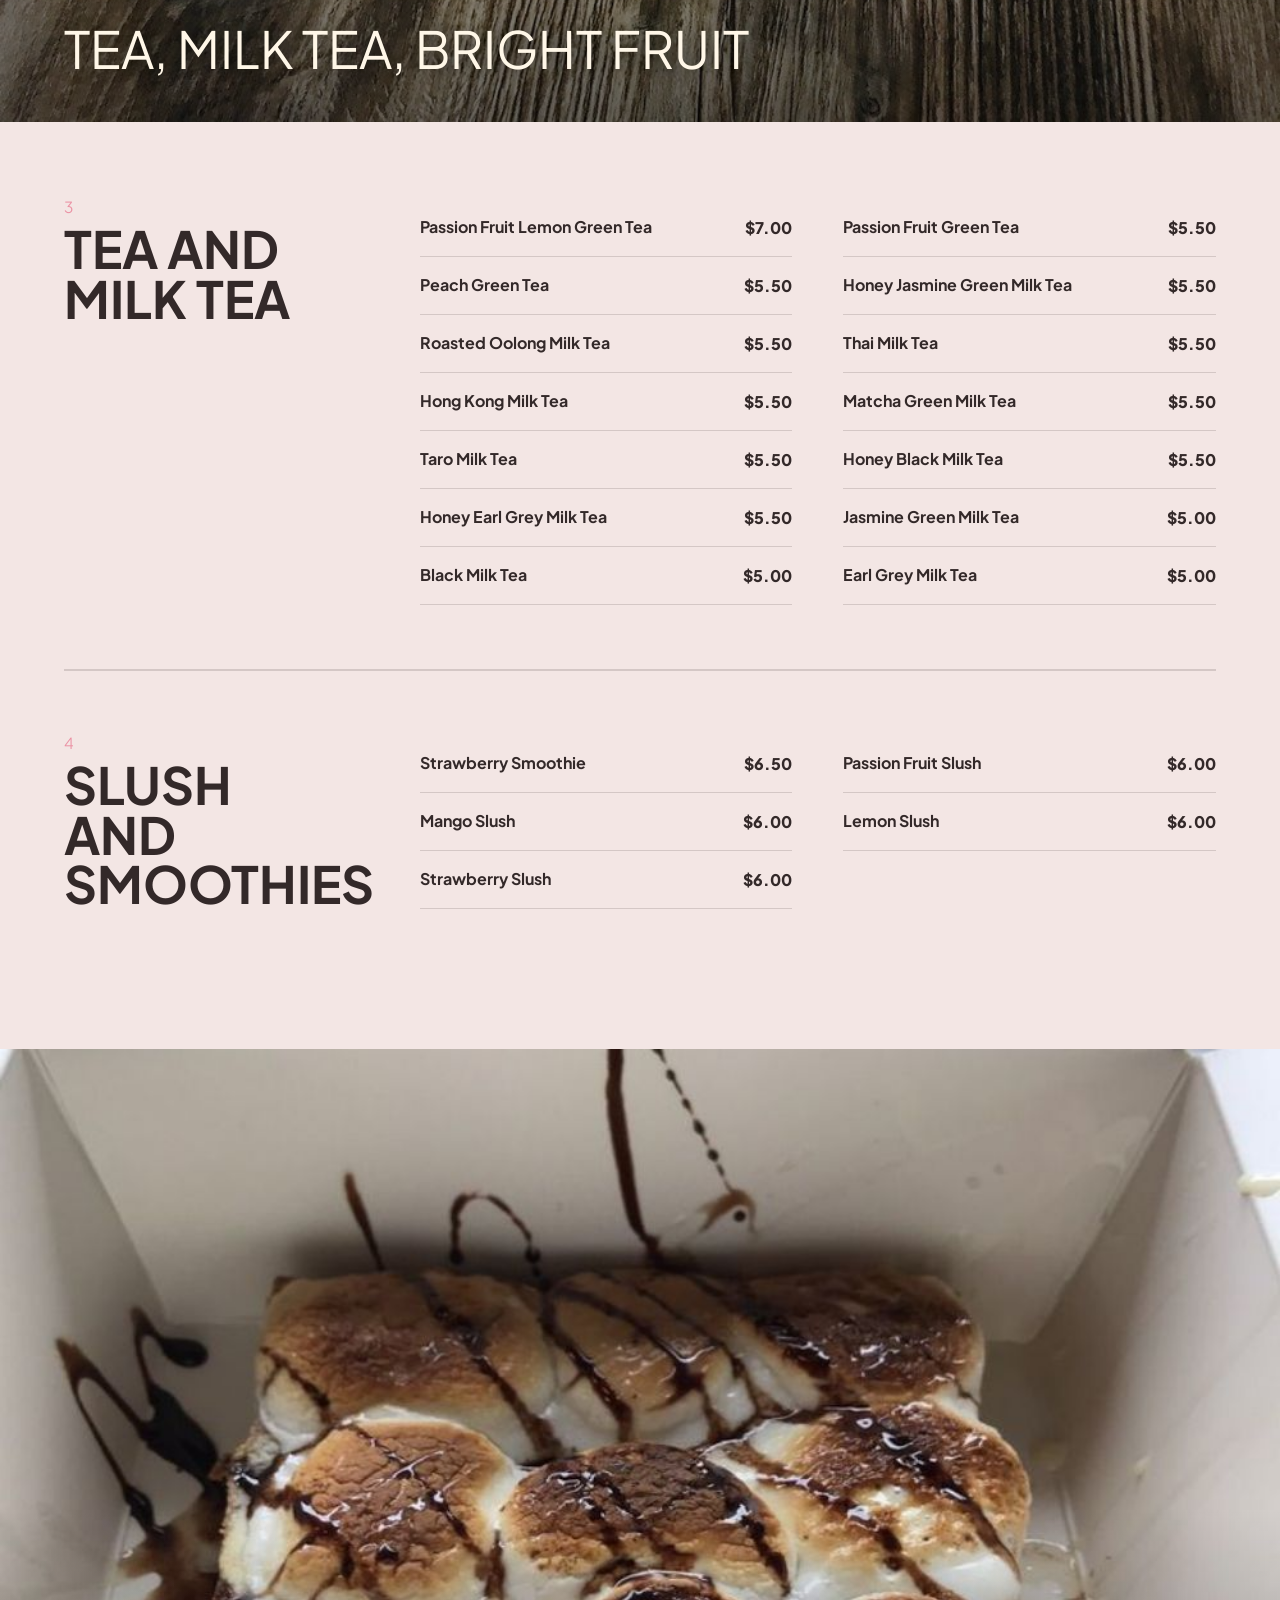
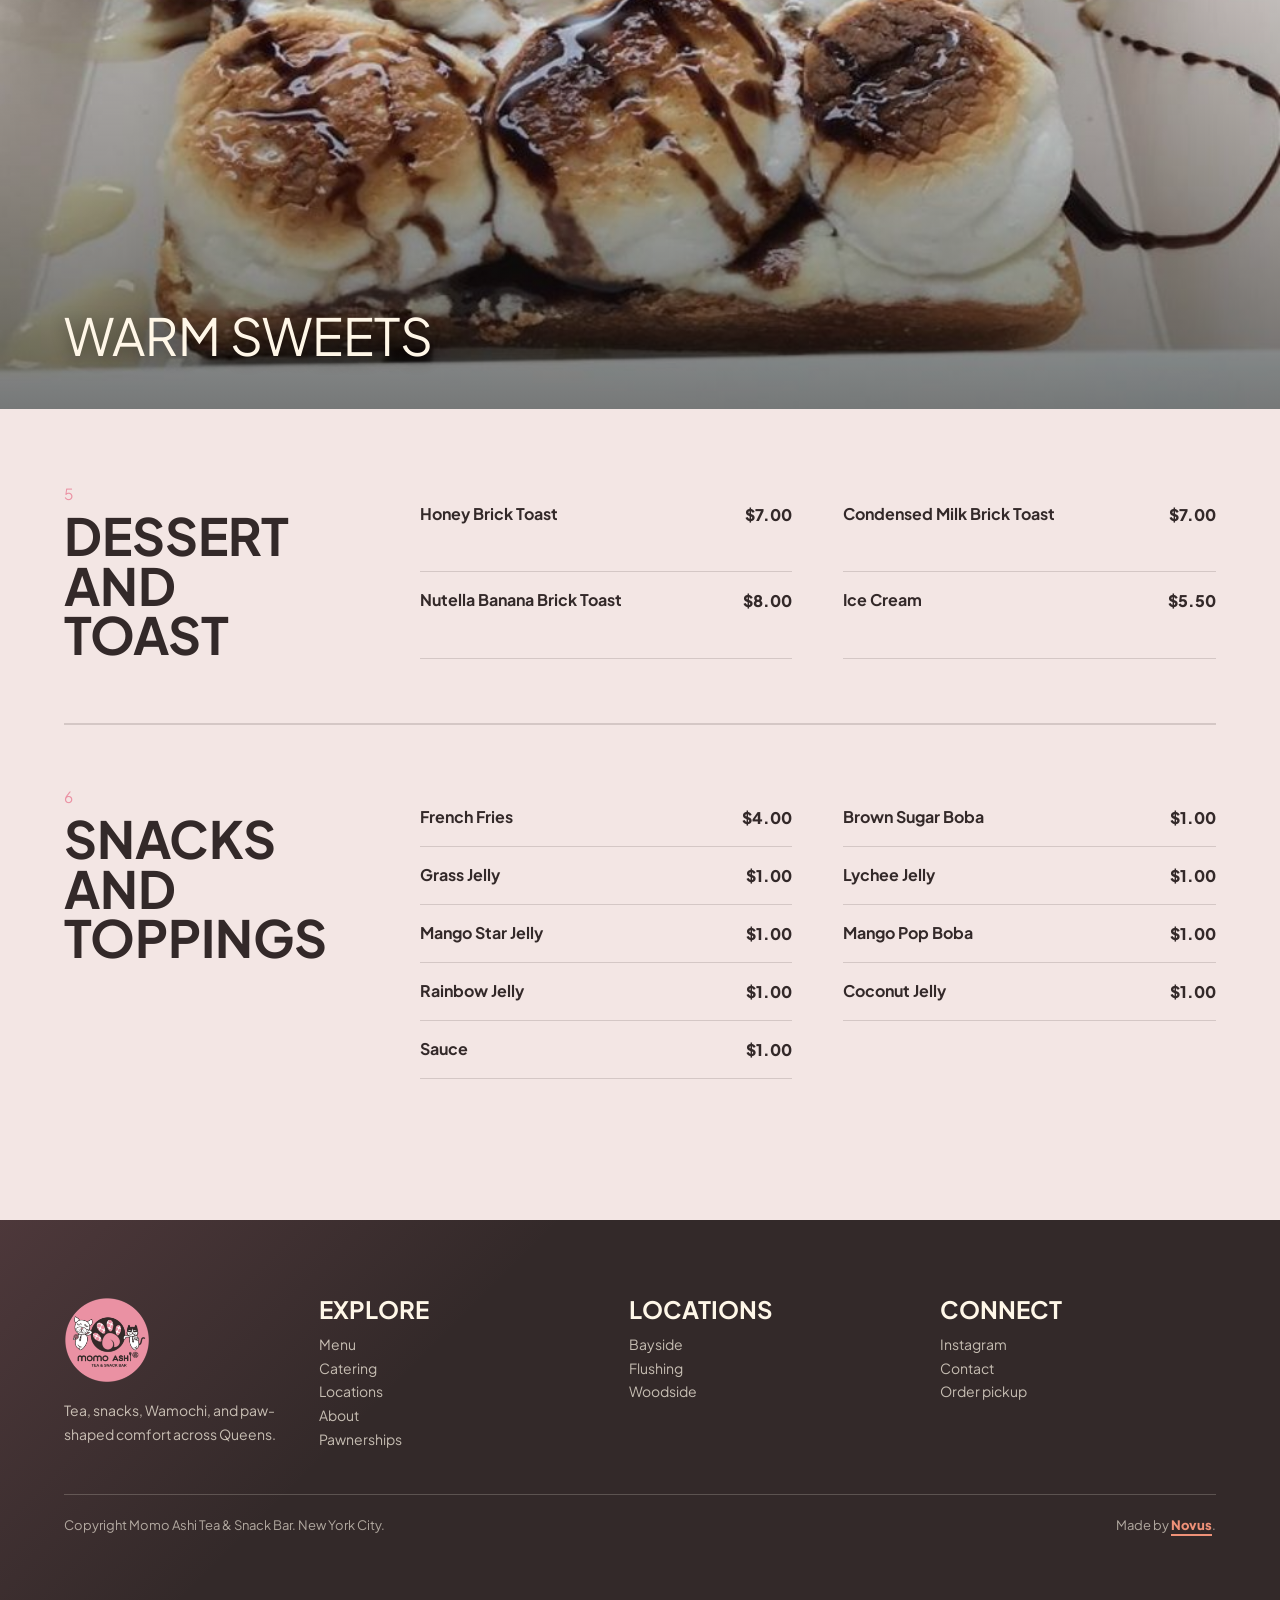
<file: menu.html>
<!DOCTYPE html>
<html lang="en">
<head>
  <meta charset="UTF-8" />
  <meta name="viewport" content="width=device-width, initial-scale=1.0" />
  <title>Momo Ashi | Menu</title>
  <link rel="icon" type="image/png" href="brand assets/momologo.png" />
  <link rel="preconnect" href="https://fonts.googleapis.com" />
  <link rel="preconnect" href="https://fonts.gstatic.com" crossorigin />
  <link href="https://fonts.googleapis.com/css2?family=Cormorant+Garamond:wght@500&family=Plus+Jakarta+Sans:wght@400;600;700;800&display=swap" rel="stylesheet" />
  <link rel="stylesheet" href="site.css" />
</head>
<body>
  <a class="pickup-bar" href="https://order.mealkeyway.com/customer/release/index?mid=6b622f377779775a4f414c337946694a6c757a624f513d3d&convertAllImages=true#/main" target="_blank" rel="noopener">Order for pick up --&gt;</a>
  <nav class="site-nav" aria-label="Primary navigation">
    <button class="mobile-menu-toggle" type="button" aria-controls="mobile-nav-panel" aria-expanded="false" aria-label="Open navigation menu"><span aria-hidden="true"></span><span aria-hidden="true"></span><span aria-hidden="true"></span></button>
    <ul class="nav-group"><li><a class="nav-link is-active" href="menu.html">Menu</a></li><li><a class="nav-link" href="catering.html">Catering</a></li><li><a class="nav-link" href="locations.html">Locations</a></li></ul>
    <a class="brand-link" href="index.html" aria-label="Momo Ashi home"><img src="brand assets/momo-ashi-nav-logo.jpg" alt="" /></a>
    <ul class="nav-group"><li><a class="nav-link" href="about.html">About</a></li><li><a class="nav-link" href="pawnerships.html">Pawnerships</a></li><li><a class="nav-link" href="contact.html">Contact</a></li></ul>
    <a class="mobile-order-cta" href="https://order.mealkeyway.com/customer/release/index?mid=6b622f377779775a4f414c337946694a6c757a624f513d3d&convertAllImages=true#/main" target="_blank" rel="noopener">Order</a>
    <div class="mobile-nav-panel" id="mobile-nav-panel" hidden><a class="mobile-nav-link is-active" href="menu.html">Menu</a><a class="mobile-nav-link" href="catering.html">Catering</a><a class="mobile-nav-link" href="locations.html">Locations</a><a class="mobile-nav-link" href="about.html">About</a><a class="mobile-nav-link" href="pawnerships.html">Pawnerships</a><a class="mobile-nav-link" href="contact.html">Contact</a></div>
  </nav>

  <main class="editorial-page">
    <section class="editorial-hero section-reveal">
      <div class="editorial-hero-copy">
        <p class="eyebrow">Menu</p>
        <h1 class="editorial-title">The whole<br />comfort list</h1>
        <p class="editorial-copy">Pulled from the current online Momo Ashi menu: Wamochi, wraps, drinks, slushes, toppings, and sweet snacks.</p>
        <div class="button-row">
          <a class="button button-primary" href="https://www.doordash.com/en/business/momo-ashi-cafe-1059668/menu" target="_blank" rel="noopener">Order online</a>
          <a class="button" href="locations.html">Find a location</a>
        </div>
      </div>
      <figure class="editorial-media">
        <img src="gallery pics/9.jpg" alt="Matcha Wamochi and Momo Ashi drink" />
        <figcaption class="media-caption">Wamochi first. Sips close behind.</figcaption>
      </figure>
    </section>

    <nav class="text-link-nav" aria-label="Menu categories">
      <a href="#wamochi">Wamochi</a>
      <a href="#rice-wraps">Rice wraps</a>
      <a href="#tea">Tea</a>
      <a href="#slush">Slush</a>
      <a href="#sweets">Sweets</a>
      <a href="#extras">Extras</a>
    </nav>

    <section class="menu-shell editorial-container section-reveal" aria-label="Momo Ashi menu">
      <section class="menu-section reveal-item" id="wamochi">
        <div class="menu-section-heading">
          <p class="section-number">1</p>
          <h2 class="menu-section-title">Wamochi</h2>
        </div>
        <div class="menu-items">
          <article class="menu-row"><h3>Wamochi Cream Brulee</h3><span class="price">$10.50</span><p>Popular online menu item.</p></article>
          <article class="menu-row"><h3>Wamochi Matcha Cream</h3><span class="price">$10.75</span><p>Matcha cream Wamochi.</p></article>
          <article class="menu-row"><h3>Wamochi Nutella Banana</h3><span class="price">$10.75</span><p>Nutella and banana Wamochi.</p></article>
          <article class="menu-row"><h3>Wamochi Ube Halaya</h3><span class="price">$10.50</span><p>Ube halaya Wamochi.</p></article>
          <article class="menu-row"><h3>Wamochi Cookie Monster</h3><span class="price">$10.75</span><p>Cookie-forward Wamochi.</p></article>
          <article class="menu-row"><h3>Wamochi Oreo</h3><span class="price">$10.75</span><p>Oreo Wamochi.</p></article>
          <article class="menu-row"><h3>Wamochi Birthday Cake</h3><span class="price">$10.50</span><p>Birthday cake Wamochi.</p></article>
          <article class="menu-row"><h3>Wamochi Red Bean</h3><span class="price">$10.50</span><p>Red bean Wamochi.</p></article>
          <article class="menu-row"><h3>Wamochi Original</h3><span class="price">$9.00</span><p>Original paw-shaped mochi waffle.</p></article>
        </div>
      </section>
    </section>

    <section class="photo-break section-reveal" aria-label="Rice wrap and drink">
      <img src="gallery pics/5.jpg" alt="Momo Ashi rice wraps with a milk tea" />
      <p class="photo-label">Savory comfort</p>
    </section>

    <section class="menu-shell editorial-container section-reveal" aria-label="Savory menu">
      <section class="menu-section reveal-item" id="rice-wraps">
        <div class="menu-section-heading">
          <p class="section-number">2</p>
          <h2 class="menu-section-title">Rice<br />wraps</h2>
        </div>
        <div class="menu-items">
          <article class="menu-row"><h3>Spicy Tuna Rice Wrap</h3><span class="price">$9.00</span><p>Spicy tuna, kani salad, lettuce, and spicy mayo.</p></article>
          <article class="menu-row"><h3>Honey Chicken Rice Wrap</h3><span class="price">$8.00</span><p>Honey chicken, lettuce, and mayo.</p></article>
          <article class="menu-row"><h3>Smoked Salmon Rice Wrap</h3><span class="price">$9.00</span><p>Smoked salmon, cream cheese, lettuce, and spicy mayo.</p></article>
          <article class="menu-row"><h3>Eel Rice Wrap</h3><span class="price">$9.00</span><p>Eel, avocado, lettuce, and eel sauce.</p></article>
          <article class="menu-row"><h3>Fried Chicken Rice Wrap</h3><span class="price">$9.00</span><p>Fried chicken, lettuce, spicy mayo, and teriyaki sauce.</p></article>
          <article class="menu-row"><h3>Fried Shrimp Rice Wrap</h3><span class="price">$9.00</span><p>Fried shrimp, lettuce, spicy mayo, and teriyaki sauce.</p></article>
          <article class="menu-row"><h3>Spam Rice Wrap</h3><span class="price">$8.00</span><p>Spam, lettuce, and mayo.</p></article>
          <article class="menu-row"><h3>Shoyu Tuna Rice Wrap</h3><span class="price">$9.00</span><p>Shoyu tuna, kani salad, lettuce, and spicy mayo.</p></article>
          <article class="menu-row"><h3>Crabmeat Rice Wrap</h3><span class="price">$8.00</span><p>Crabmeat, lettuce, and mayo.</p></article>
        </div>
      </section>
    </section>

    <section class="photo-break section-reveal" aria-label="Momo Ashi drinks">
      <img src="gallery pics/10.jpg" alt="Momo Ashi drinks and toppings on a table" />
      <p class="photo-label">Tea, milk tea, bright fruit</p>
    </section>

    <section class="menu-shell editorial-container section-reveal" aria-label="Drinks menu">
      <section class="menu-section reveal-item" id="tea">
        <div class="menu-section-heading">
          <p class="section-number">3</p>
          <h2 class="menu-section-title">Tea and<br />milk tea</h2>
        </div>
        <div class="menu-items">
          <article class="menu-row"><h3>Passion Fruit Lemon Green Tea</h3><span class="price">$7.00</span></article>
          <article class="menu-row"><h3>Passion Fruit Green Tea</h3><span class="price">$5.50</span></article>
          <article class="menu-row"><h3>Peach Green Tea</h3><span class="price">$5.50</span></article>
          <article class="menu-row"><h3>Honey Jasmine Green Milk Tea</h3><span class="price">$5.50</span></article>
          <article class="menu-row"><h3>Roasted Oolong Milk Tea</h3><span class="price">$5.50</span></article>
          <article class="menu-row"><h3>Thai Milk Tea</h3><span class="price">$5.50</span></article>
          <article class="menu-row"><h3>Hong Kong Milk Tea</h3><span class="price">$5.50</span></article>
          <article class="menu-row"><h3>Matcha Green Milk Tea</h3><span class="price">$5.50</span></article>
          <article class="menu-row"><h3>Taro Milk Tea</h3><span class="price">$5.50</span></article>
          <article class="menu-row"><h3>Honey Black Milk Tea</h3><span class="price">$5.50</span></article>
          <article class="menu-row"><h3>Honey Earl Grey Milk Tea</h3><span class="price">$5.50</span></article>
          <article class="menu-row"><h3>Jasmine Green Milk Tea</h3><span class="price">$5.00</span></article>
          <article class="menu-row"><h3>Black Milk Tea</h3><span class="price">$5.00</span></article>
          <article class="menu-row"><h3>Earl Grey Milk Tea</h3><span class="price">$5.00</span></article>
        </div>
      </section>

      <section class="menu-section reveal-item" id="slush">
        <div class="menu-section-heading">
          <p class="section-number">4</p>
          <h2 class="menu-section-title">Slush and<br />smoothies</h2>
        </div>
        <div class="menu-items">
          <article class="menu-row"><h3>Strawberry Smoothie</h3><span class="price">$6.50</span></article>
          <article class="menu-row"><h3>Passion Fruit Slush</h3><span class="price">$6.00</span></article>
          <article class="menu-row"><h3>Mango Slush</h3><span class="price">$6.00</span></article>
          <article class="menu-row"><h3>Lemon Slush</h3><span class="price">$6.00</span></article>
          <article class="menu-row"><h3>Strawberry Slush</h3><span class="price">$6.00</span></article>
        </div>
      </section>
    </section>

    <section class="photo-break section-reveal" aria-label="Dessert toast">
      <img src="gallery pics/8.jpg" alt="Momo Ashi marshmallow dessert toast" />
      <p class="photo-label">Warm sweets</p>
    </section>

    <section class="menu-shell editorial-container section-reveal" aria-label="Sweets and extras menu">
      <section class="menu-section reveal-item" id="sweets">
        <div class="menu-section-heading">
          <p class="section-number">5</p>
          <h2 class="menu-section-title">Dessert<br />and toast</h2>
        </div>
        <div class="menu-items">
          <article class="menu-row"><h3>Honey Brick Toast</h3><span class="price">$7.00</span></article>
          <article class="menu-row"><h3>Condensed Milk Brick Toast</h3><span class="price">$7.00</span></article>
          <article class="menu-row"><h3>Nutella Banana Brick Toast</h3><span class="price">$8.00</span></article>
          <article class="menu-row"><h3>Ice Cream</h3><span class="price">$5.50</span></article>
        </div>
      </section>

      <section class="menu-section reveal-item" id="extras">
        <div class="menu-section-heading">
          <p class="section-number">6</p>
          <h2 class="menu-section-title">Snacks and<br />toppings</h2>
        </div>
        <div class="menu-items">
          <article class="menu-row"><h3>French Fries</h3><span class="price">$4.00</span></article>
          <article class="menu-row"><h3>Brown Sugar Boba</h3><span class="price">$1.00</span></article>
          <article class="menu-row"><h3>Grass Jelly</h3><span class="price">$1.00</span></article>
          <article class="menu-row"><h3>Lychee Jelly</h3><span class="price">$1.00</span></article>
          <article class="menu-row"><h3>Mango Star Jelly</h3><span class="price">$1.00</span></article>
          <article class="menu-row"><h3>Mango Pop Boba</h3><span class="price">$1.00</span></article>
          <article class="menu-row"><h3>Rainbow Jelly</h3><span class="price">$1.00</span></article>
          <article class="menu-row"><h3>Coconut Jelly</h3><span class="price">$1.00</span></article>
          <article class="menu-row"><h3>Sauce</h3><span class="price">$1.00</span></article>
        </div>
      </section>
    </section>
  </main>

  <footer class="site-footer section-reveal">
    <div class="footer-grid">
      <div><img class="footer-logo" src="brand assets/momologo.png" alt="Momo Ashi logo" /><p class="footer-copy">Tea, snacks, Wamochi, and paw-shaped comfort across Queens.</p></div>
      <div><h2 class="footer-title">Explore</h2><ul class="footer-list"><li><a href="menu.html">Menu</a></li><li><a href="catering.html">Catering</a></li><li><a href="locations.html">Locations</a></li><li><a href="about.html">About</a></li><li><a href="pawnerships.html">Pawnerships</a></li></ul></div>
      <div><h2 class="footer-title">Locations</h2><p class="footer-copy">Bayside<br />Flushing<br />Woodside</p></div>
      <div><h2 class="footer-title">Connect</h2><ul class="footer-list"><li><a href="https://www.instagram.com/momoashi/?hl=en" target="_blank" rel="noopener">Instagram</a></li><li><a href="contact.html">Contact</a></li><li><a href="https://order.mealkeyway.com/customer/release/index?mid=6b622f377779775a4f414c337946694a6c757a624f513d3d&convertAllImages=true#/main" target="_blank" rel="noopener">Order pickup</a></li></ul></div>
    </div>
    <div class="footer-bottom"><span>Copyright Momo Ashi Tea &amp; Snack Bar. New York City.</span><span class="site-credit">Made by <a href="https://www.novusnyc.org/" target="_blank" rel="noopener">Novus</a>.</span></div>
  </footer>
  <script src="scroll-animations.js"></script>
</body>
</html>
</file>
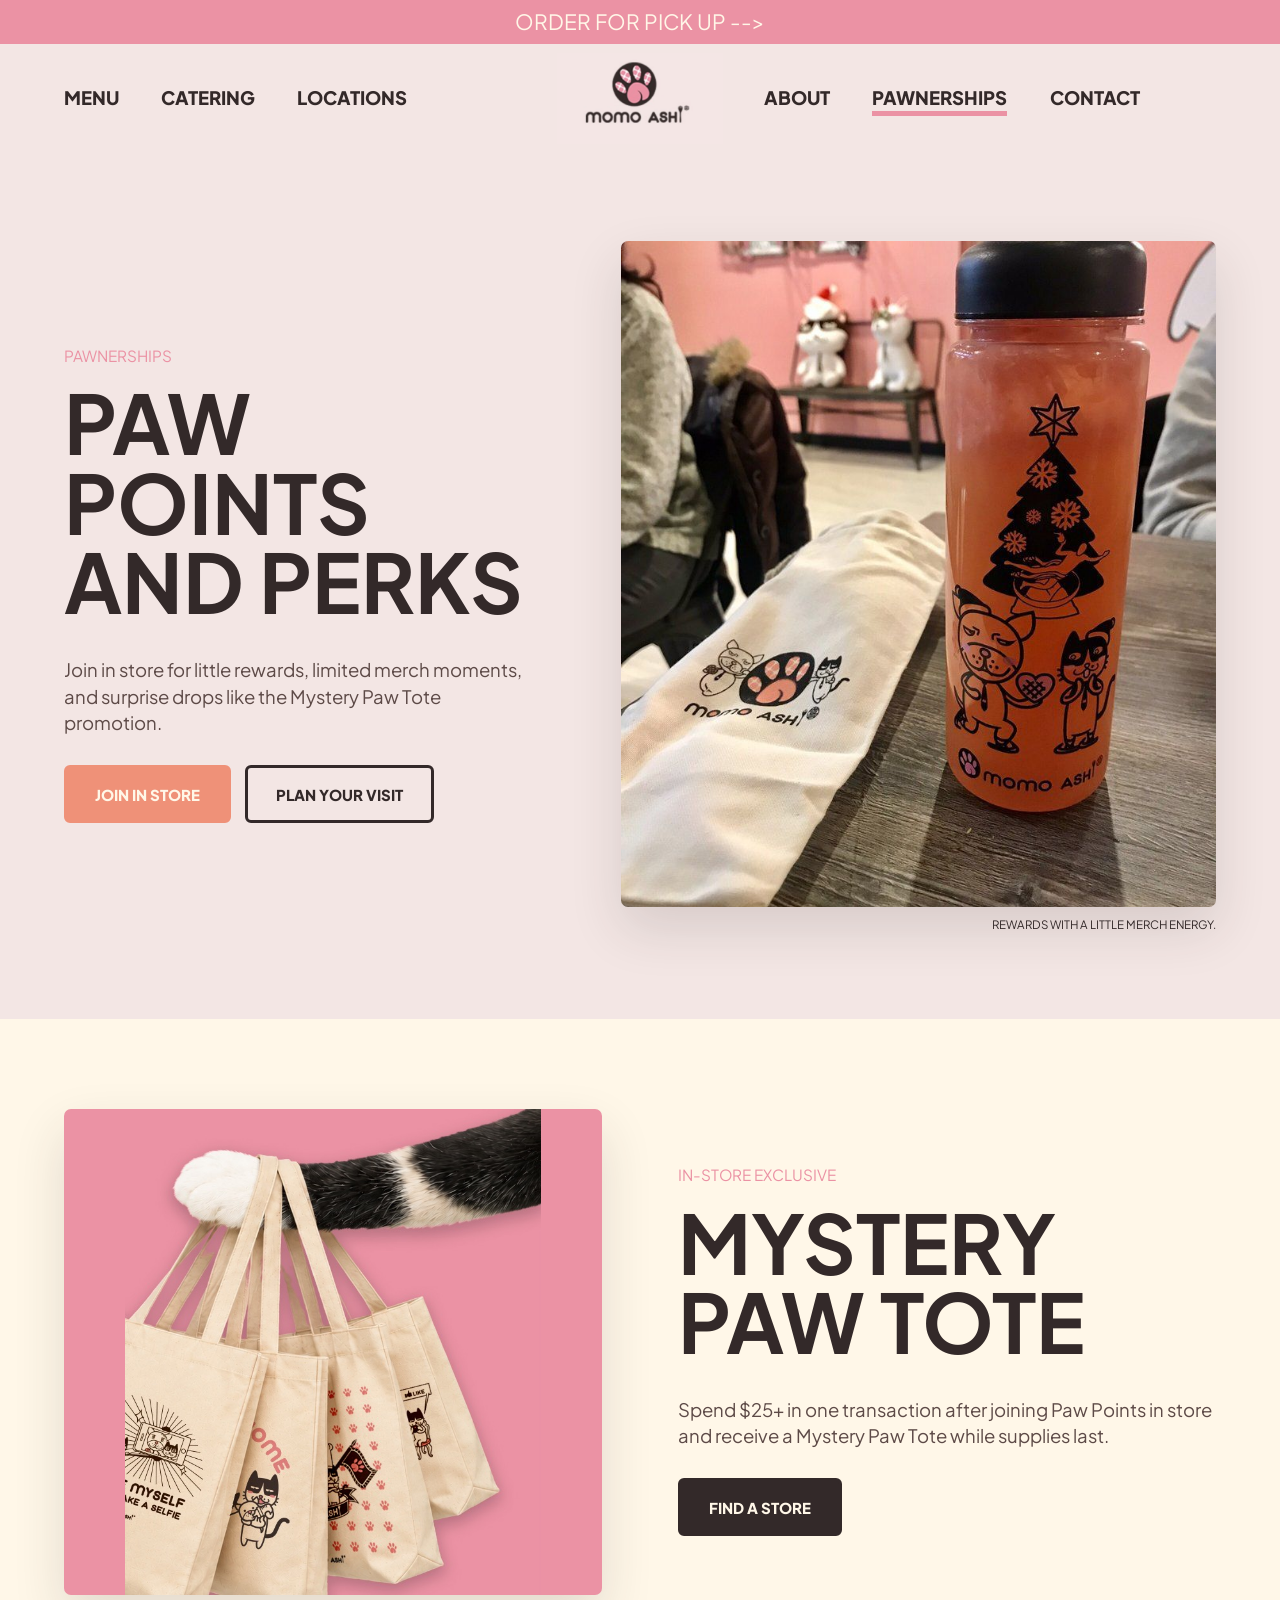
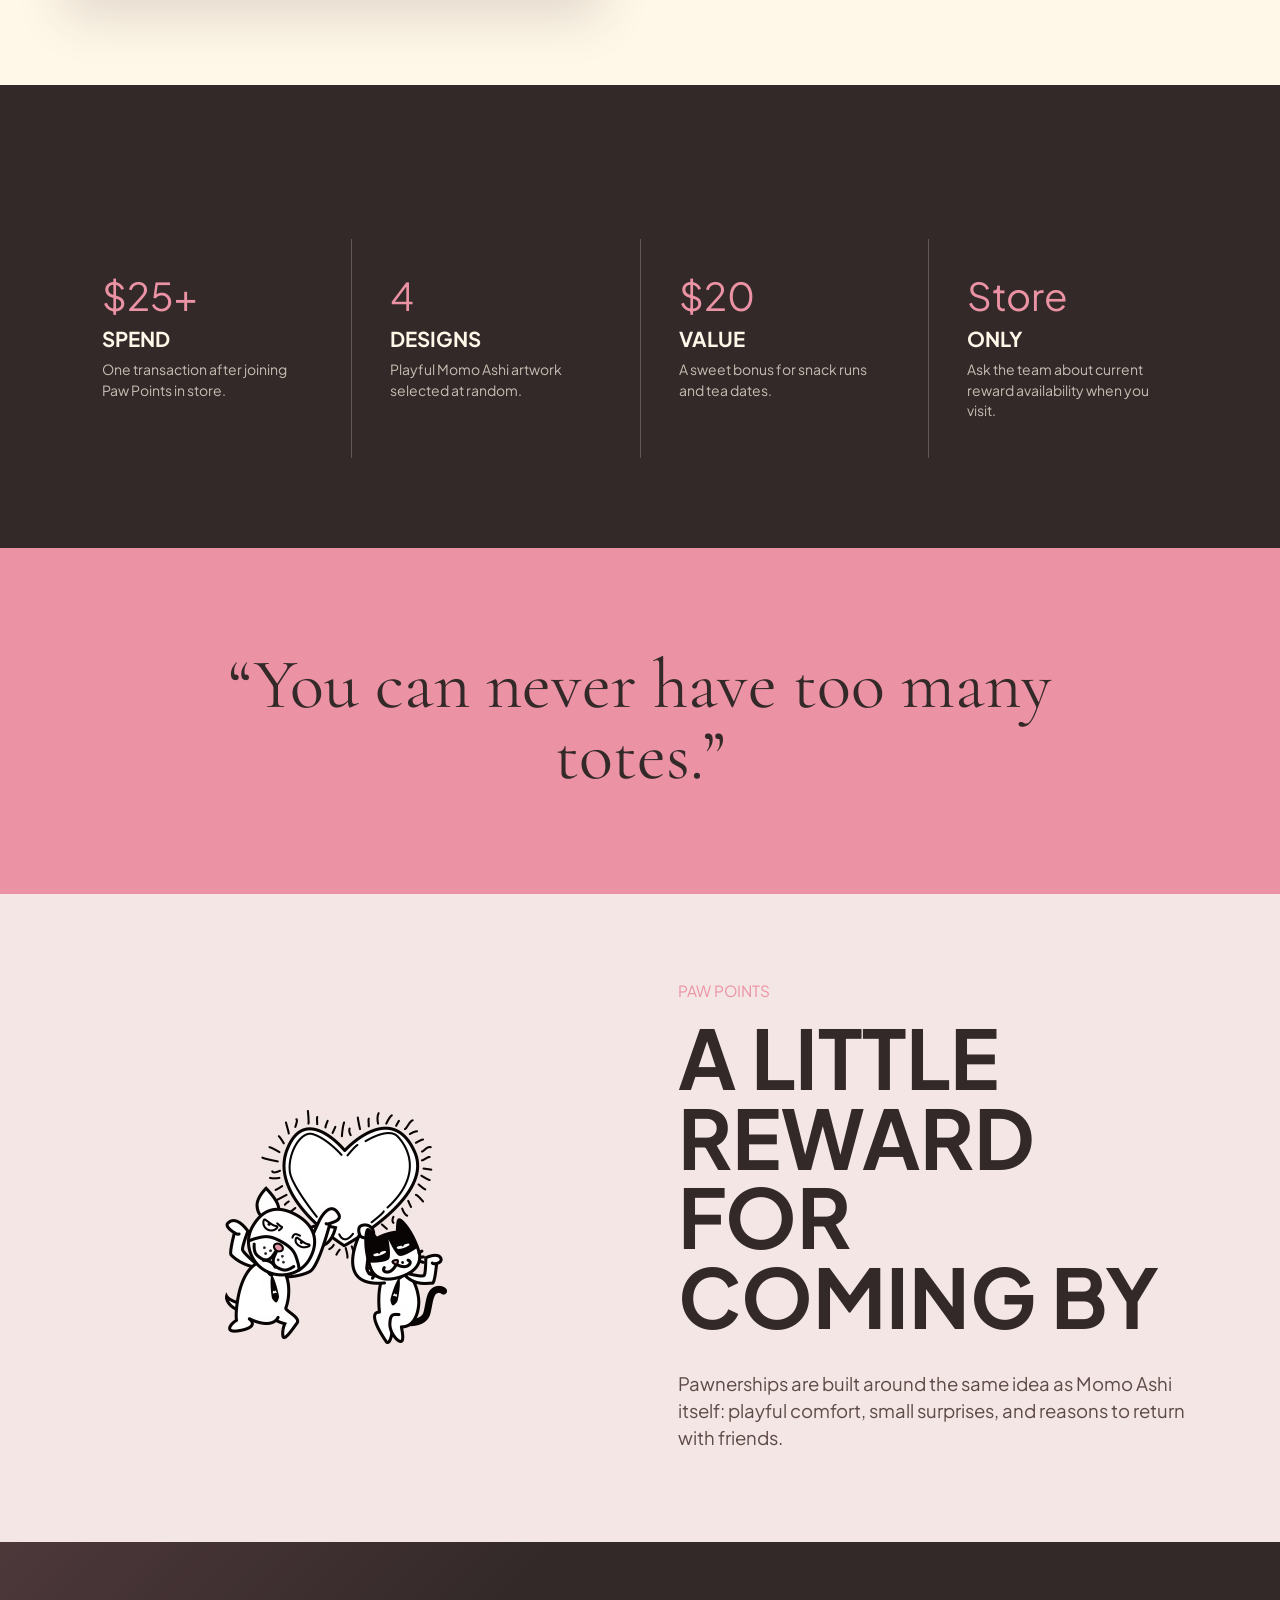
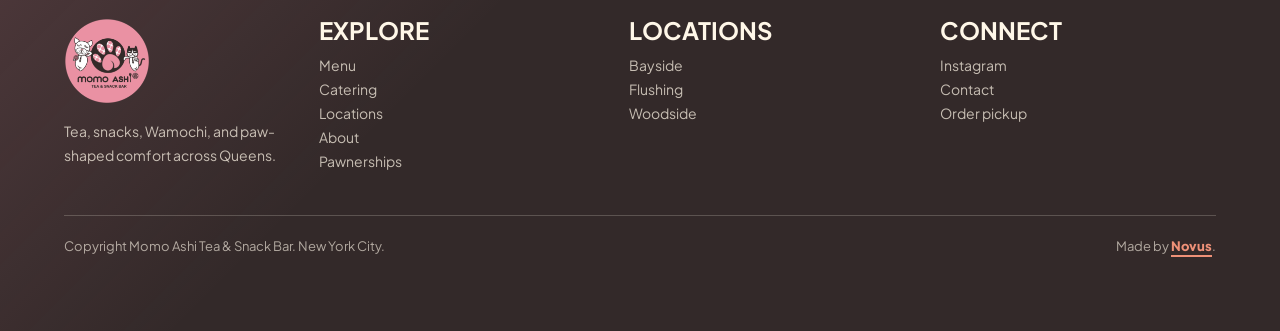
<file: pawnerships.html>
<!DOCTYPE html>
<html lang="en">
<head>
  <meta charset="UTF-8" />
  <meta name="viewport" content="width=device-width, initial-scale=1.0" />
  <title>Momo Ashi | Pawnerships</title>
  <link rel="icon" type="image/png" href="brand assets/momologo.png" />
  <link rel="preconnect" href="https://fonts.googleapis.com" />
  <link rel="preconnect" href="https://fonts.gstatic.com" crossorigin />
  <link href="https://fonts.googleapis.com/css2?family=Cormorant+Garamond:wght@500&family=Plus+Jakarta+Sans:wght@400;600;700;800&display=swap" rel="stylesheet" />
  <link rel="stylesheet" href="site.css" />
</head>
<body>
  <a class="pickup-bar" href="https://order.mealkeyway.com/customer/release/index?mid=6b622f377779775a4f414c337946694a6c757a624f513d3d&convertAllImages=true#/main" target="_blank" rel="noopener">Order for pick up --&gt;</a>
  <nav class="site-nav" aria-label="Primary navigation">
    <button class="mobile-menu-toggle" type="button" aria-controls="mobile-nav-panel" aria-expanded="false" aria-label="Open navigation menu"><span aria-hidden="true"></span><span aria-hidden="true"></span><span aria-hidden="true"></span></button>
    <ul class="nav-group"><li><a class="nav-link" href="menu.html">Menu</a></li><li><a class="nav-link" href="catering.html">Catering</a></li><li><a class="nav-link" href="locations.html">Locations</a></li></ul>
    <a class="brand-link" href="index.html" aria-label="Momo Ashi home"><img src="brand assets/momo-ashi-nav-logo.jpg" alt="" /></a>
    <ul class="nav-group"><li><a class="nav-link" href="about.html">About</a></li><li><a class="nav-link is-active" href="pawnerships.html">Pawnerships</a></li><li><a class="nav-link" href="contact.html">Contact</a></li></ul>
    <a class="mobile-order-cta" href="https://order.mealkeyway.com/customer/release/index?mid=6b622f377779775a4f414c337946694a6c757a624f513d3d&convertAllImages=true#/main" target="_blank" rel="noopener">Order</a>
    <div class="mobile-nav-panel" id="mobile-nav-panel" hidden><a class="mobile-nav-link" href="menu.html">Menu</a><a class="mobile-nav-link" href="catering.html">Catering</a><a class="mobile-nav-link" href="locations.html">Locations</a><a class="mobile-nav-link" href="about.html">About</a><a class="mobile-nav-link is-active" href="pawnerships.html">Pawnerships</a><a class="mobile-nav-link" href="contact.html">Contact</a></div>
  </nav>

  <main class="editorial-page">
    <section class="editorial-hero section-reveal">
      <div class="editorial-hero-copy">
        <p class="eyebrow">Pawnerships</p>
        <h1 class="editorial-title">Paw points<br />and perks</h1>
        <p class="editorial-copy">Join in store for little rewards, limited merch moments, and surprise drops like the Mystery Paw Tote promotion.</p>
        <div class="button-row"><a class="button button-primary" href="locations.html">Join in store</a><a class="button" href="menu.html">Plan your visit</a></div>
      </div>
      <figure class="editorial-media">
        <img src="gallery pics/7.jpg" alt="Momo Ashi branded bottle and tote bag" />
        <figcaption class="media-caption">Rewards with a little merch energy.</figcaption>
      </figure>
    </section>

    <section class="feature-band cream section-reveal">
      <div class="tote-campaign">
        <figure class="campaign-photo">
          <img src="brand assets/tote-bags.jpg" alt="Mystery Paw Tote designs held by a paw" />
        </figure>
        <div>
          <p class="eyebrow">In-store exclusive</p>
          <h2 class="campaign-title">Mystery<br />Paw Tote</h2>
          <p class="editorial-copy">Spend $25+ in one transaction after joining Paw Points in store and receive a Mystery Paw Tote while supplies last.</p>
          <div class="button-row"><a class="button button-dark" href="locations.html">Find a store</a></div>
        </div>
      </div>
    </section>

    <section class="feature-band dark section-reveal">
      <div class="editorial-container fact-strip">
        <article class="fact-item"><span>$25+</span><h3>Spend</h3><p>One transaction after joining Paw Points in store.</p></article>
        <article class="fact-item"><span>4</span><h3>Designs</h3><p>Playful Momo Ashi artwork selected at random.</p></article>
        <article class="fact-item"><span>$20</span><h3>Value</h3><p>A sweet bonus for snack runs and tea dates.</p></article>
        <article class="fact-item"><span>Store</span><h3>Only</h3><p>Ask the team about current reward availability when you visit.</p></article>
      </div>
    </section>

    <section class="quote-band section-reveal">
      <blockquote>&ldquo;You can never have too many totes.&rdquo;</blockquote>
    </section>

    <section class="feature-band section-reveal">
      <div class="feature-grid">
        <img class="heart-art" src="about assets/about-heart-characters.jpg" alt="Momo and Ashi holding a heart illustration" />
        <div>
          <p class="eyebrow">Paw points</p>
          <h2 class="feature-title">A little reward<br />for coming by</h2>
          <p class="editorial-copy">Pawnerships are built around the same idea as Momo Ashi itself: playful comfort, small surprises, and reasons to return with friends.</p>
        </div>
      </div>
    </section>
  </main>

  <footer class="site-footer">
    <div class="footer-grid">
      <div><img class="footer-logo" src="brand assets/momologo.png" alt="Momo Ashi logo" /><p class="footer-copy">Tea, snacks, Wamochi, and paw-shaped comfort across Queens.</p></div>
      <div><h2 class="footer-title">Explore</h2><ul class="footer-list"><li><a href="menu.html">Menu</a></li><li><a href="catering.html">Catering</a></li><li><a href="locations.html">Locations</a></li><li><a href="about.html">About</a></li><li><a href="pawnerships.html">Pawnerships</a></li></ul></div>
      <div><h2 class="footer-title">Locations</h2><p class="footer-copy">Bayside<br />Flushing<br />Woodside</p></div>
      <div><h2 class="footer-title">Connect</h2><ul class="footer-list"><li><a href="https://www.instagram.com/momoashi/?hl=en" target="_blank" rel="noopener">Instagram</a></li><li><a href="contact.html">Contact</a></li><li><a href="https://order.mealkeyway.com/customer/release/index?mid=6b622f377779775a4f414c337946694a6c757a624f513d3d&convertAllImages=true#/main" target="_blank" rel="noopener">Order pickup</a></li></ul></div>
    </div>
    <div class="footer-bottom"><span>Copyright Momo Ashi Tea &amp; Snack Bar. New York City.</span><span class="site-credit">Made by <a href="https://www.novusnyc.org/" target="_blank" rel="noopener">Novus</a>.</span></div>
  </footer>
  <script src="scroll-animations.js"></script>
</body>
</html>
</file>
<file: site.css>
:root {
  --misty-blush: #F3E6E4;
  --momo-pink: #EB92A4;
  --pearl-black: #332929;
  --warm-cream: #FFF7E8;
  --novus-peach: #EF9178;
  --salmon: #EF9178;
  --soft-line: rgba(51, 41, 41, .16);
  --shadow: 0 22px 52px rgba(51, 41, 41, .14);
  --display: "Arial Black", "Plus Jakarta Sans", Impact, sans-serif;
  --body: "Plus Jakarta Sans", system-ui, sans-serif;
  --editorial: "Cormorant Garamond", Georgia, serif;
  --site-page-pad: clamp(40px, 5vw, 80px);
  --site-content-max: 1280px;
  --announcement-height: clamp(42px, 3.4vw, 60px);
  --nav-height: clamp(96px, 8.6vw, 150px);
  --nav-logo-width: clamp(150px, 13vw, 220px);
  --nav-group-gap: clamp(24px, 3.3vw, 62px);
  --nav-column-gap: clamp(22px, 3.2vw, 52px);
  --nav-link-size: clamp(16px, 1.45vw, 24px);
}

* { box-sizing: border-box; }

html {
  background: var(--misty-blush);
  color: var(--pearl-black);
  font-family: var(--body);
  scroll-behavior: smooth;
}

body {
  margin: 0;
  min-width: 320px;
  background: var(--misty-blush);
}

img { display: block; max-width: 100%; }

a { color: inherit; }

.pickup-bar {
  height: var(--announcement-height);
  display: grid;
  place-items: center;
  background: var(--momo-pink);
  color: var(--warm-cream);
  font-family: var(--display);
  font-size: clamp(17px, 1.65vw, 28px);
  line-height: 1;
  text-decoration: none;
  text-transform: uppercase;
}

.site-nav {
  height: var(--nav-height);
  display: grid;
  grid-template-columns: 1fr auto 1fr;
  align-items: center;
  gap: var(--nav-column-gap);
  width: min(calc(100% - (var(--site-page-pad) * 2)), var(--site-content-max));
  margin: 0 auto;
  background: var(--misty-blush);
}

.nav-group {
  display: flex;
  align-items: center;
  gap: var(--nav-group-gap);
  margin: 0;
  padding: 0;
  list-style: none;
}

.nav-group:last-child { justify-content: flex-end; }

.nav-link {
  position: relative;
  display: inline-flex;
  padding: 9px 0;
  color: var(--pearl-black);
  font-family: var(--display);
  font-size: var(--nav-link-size);
  font-weight: 800;
  line-height: 1;
  text-decoration: none;
  text-transform: uppercase;
  white-space: nowrap;
}

.nav-link::after {
  content: "";
  position: absolute;
  left: 0;
  right: 0;
  bottom: 1px;
  height: 5px;
  background: var(--momo-pink);
  transform: scaleX(0);
  transform-origin: left;
  transition: transform 180ms ease;
}

.nav-link:hover::after,
.nav-link.is-active::after,
.nav-link:focus-visible::after {
  transform: scaleX(1);
}

.brand-link {
  display: grid;
  place-items: center;
  text-decoration: none;
}

.brand-link img {
  width: var(--nav-logo-width);
  height: auto;
}

.mobile-menu-toggle,
.mobile-order-cta,
.mobile-nav-panel {
  display: none;
}

.editorial-page {
  background: var(--misty-blush);
  color: var(--pearl-black);
}

.editorial-container {
  width: min(calc(100% - (var(--site-page-pad) * 2)), var(--site-content-max));
  margin-inline: auto;
}

.editorial-hero {
  width: min(calc(100% - (var(--site-page-pad) * 2)), var(--site-content-max));
  margin-inline: auto;
  padding-block: clamp(56px, 6.8vw, 112px) clamp(64px, 7vw, 120px);
  display: grid;
  grid-template-columns: minmax(0, .88fr) minmax(0, 1.12fr);
  gap: clamp(38px, 7vw, 104px);
  align-items: center;
}

.editorial-hero-copy {
  min-width: 0;
}

.eyebrow,
.section-number,
.item-count {
  margin: 0;
  color: var(--momo-pink);
  font-family: var(--display);
  font-size: clamp(13px, 1.2vw, 18px);
  line-height: 1;
  text-transform: uppercase;
}

.editorial-title,
.feature-title,
.campaign-title {
  margin: clamp(14px, 1.5vw, 22px) 0 0;
  font-family: var(--display);
  font-size: clamp(54px, 6.4vw, 108px);
  line-height: .97;
  text-transform: uppercase;
}

.editorial-copy {
  max-width: 620px;
  margin: clamp(22px, 2.8vw, 36px) 0 0;
  color: #5D4A47;
  font-size: clamp(17px, 1.45vw, 22px);
  line-height: 1.45;
}

.editorial-media {
  position: relative;
  min-width: 0;
  margin: 0;
}

.editorial-media img {
  width: 100%;
  height: auto;
  max-height: clamp(430px, 52vw, 690px);
  object-fit: cover;
  object-position: center;
  border-radius: 7px;
  box-shadow: var(--shadow);
}

.editorial-media.is-product img {
  object-fit: contain;
  box-shadow: none;
}

.media-caption {
  margin: 12px 0 0;
  font-family: var(--display);
  font-size: clamp(11px, .9vw, 14px);
  line-height: 1;
  text-align: right;
  text-transform: uppercase;
}

.text-link-nav {
  width: min(calc(100% - (var(--site-page-pad) * 2)), var(--site-content-max));
  margin: 0 auto;
  padding-block: 18px;
  display: flex;
  gap: clamp(18px, 3vw, 42px);
  border-block: 1px solid var(--soft-line);
  overflow-x: auto;
  scrollbar-width: thin;
}

.text-link-nav a {
  position: relative;
  flex: 0 0 auto;
  color: var(--pearl-black);
  font-family: var(--display);
  font-size: clamp(13px, 1.05vw, 16px);
  line-height: 1;
  text-decoration: none;
  text-transform: uppercase;
}

.text-link-nav a::after {
  content: "";
  position: absolute;
  left: 0;
  right: 0;
  bottom: -8px;
  height: 3px;
  background: var(--momo-pink);
  transform: scaleX(0);
  transform-origin: left;
  transition: transform 180ms ease;
}

.text-link-nav a:hover::after,
.text-link-nav a:focus-visible::after {
  transform: scaleX(1);
}

.photo-break {
  width: 100%;
  min-height: clamp(300px, 38vw, 540px);
  display: grid;
  align-items: end;
  overflow: hidden;
  background: var(--pearl-black);
}

.photo-break::before {
  content: "";
  grid-area: 1 / 1;
  align-self: stretch;
  z-index: 1;
  background: linear-gradient(180deg, transparent 48%, rgba(5, 6, 6, .54));
}

.photo-break img {
  grid-area: 1 / 1;
  width: 100%;
  height: 100%;
  min-height: inherit;
  object-fit: cover;
}

.photo-break .photo-label {
  grid-area: 1 / 1;
  z-index: 2;
  width: min(calc(100% - (var(--site-page-pad) * 2)), var(--site-content-max));
  margin: 0 auto;
  padding-bottom: clamp(24px, 4vw, 48px);
  color: var(--warm-cream);
  font-family: var(--display);
  font-size: clamp(30px, 4vw, 74px);
  line-height: 1;
  text-transform: uppercase;
  text-shadow: 0 2px 16px rgba(0, 0, 0, .42);
}

.menu-shell {
  padding-block: clamp(44px, 6vw, 92px);
}

.menu-section {
  display: grid;
  grid-template-columns: minmax(180px, .35fr) minmax(0, 1fr);
  gap: clamp(34px, 6vw, 92px);
  padding-block: clamp(44px, 5vw, 78px);
  border-top: 2px solid var(--soft-line);
}

.menu-section:first-child {
  border-top: 0;
  padding-top: 0;
}

.menu-section-heading {
  position: sticky;
  top: 20px;
  align-self: start;
}

.menu-section-title {
  margin: 10px 0 0;
  font-family: var(--display);
  font-size: clamp(34px, 4vw, 66px);
  line-height: .96;
  text-transform: uppercase;
}

.menu-items {
  display: grid;
  grid-template-columns: repeat(2, minmax(0, 1fr));
  gap: 0 clamp(34px, 4vw, 58px);
}

.menu-row {
  display: grid;
  grid-template-columns: minmax(0, 1fr) auto;
  gap: 8px 20px;
  padding-block: 18px;
  border-bottom: 1px solid var(--soft-line);
}

.menu-row h3 {
  margin: 0;
  font-size: clamp(16px, 1.15vw, 20px);
  line-height: 1.22;
}

.menu-row p {
  grid-column: 1 / -1;
  margin: 0;
  color: #6A5652;
  font-size: 14px;
  line-height: 1.45;
}

.menu-row .price {
  color: var(--pearl-black);
  font-weight: 800;
  white-space: nowrap;
}

.feature-band {
  padding-block: clamp(64px, 7vw, 116px);
}

.feature-band.dark {
  background: var(--pearl-black);
  color: var(--warm-cream);
}

.feature-band.cream {
  background: var(--warm-cream);
}

.feature-grid,
.service-row,
.contact-split,
.tote-campaign,
.location-row {
  width: min(calc(100% - (var(--site-page-pad) * 2)), var(--site-content-max));
  margin-inline: auto;
  display: grid;
  grid-template-columns: minmax(0, 1fr) minmax(0, 1fr);
  gap: clamp(36px, 6vw, 86px);
  align-items: center;
}

.service-media,
.campaign-photo,
.contact-photo {
  margin: 0;
}

.feature-grid .heart-art {
  width: min(100%, 270px);
  height: auto;
  justify-self: center;
  object-fit: contain;
}

.feature-band.dark .editorial-copy,
.feature-band.dark .section-copy,
.feature-band.dark .location-meta,
.feature-band.dark .service-copy {
  color: rgba(255, 247, 232, .78);
}

.service-stack {
  display: grid;
  gap: clamp(58px, 8vw, 118px);
}

.service-row:nth-child(even) .service-media {
  order: 2;
}

.service-media img,
.location-visual img,
.contact-photo img,
.campaign-photo img {
  width: 100%;
  height: clamp(330px, 38vw, 520px);
  object-fit: cover;
  border-radius: 7px;
  box-shadow: var(--shadow);
}

.campaign-photo img {
  object-fit: contain;
  background: var(--momo-pink);
}

.contact-photo {
  margin-top: clamp(28px, 4vw, 52px);
}

.service-title,
.location-name {
  margin: 8px 0 0;
  font-family: var(--display);
  font-size: clamp(38px, 4.7vw, 76px);
  line-height: .96;
  text-transform: uppercase;
}

.service-copy,
.location-meta {
  margin: 22px 0 0;
  color: #5D4A47;
  font-size: clamp(16px, 1.25vw, 20px);
  line-height: 1.5;
}

.process-list,
.fact-strip,
.contact-location-list {
  display: grid;
  grid-template-columns: repeat(4, minmax(0, 1fr));
  gap: 1px;
  background: rgba(255, 247, 232, .22);
}

.process-list,
.fact-strip {
  margin-top: clamp(34px, 5vw, 72px);
}

.process-step,
.fact-item,
.contact-location {
  padding: clamp(24px, 3vw, 38px);
  background: var(--pearl-black);
  color: var(--warm-cream);
}

.process-step span,
.fact-item span {
  display: block;
  color: var(--momo-pink);
  font-family: var(--display);
  font-size: clamp(24px, 3vw, 48px);
  line-height: 1;
}

.process-step h3,
.fact-item h3,
.contact-location h3 {
  margin: 14px 0 10px;
  font-family: var(--display);
  font-size: clamp(18px, 1.6vw, 28px);
  line-height: 1;
  text-transform: uppercase;
}

.process-step p,
.fact-item p,
.contact-location p {
  margin: 0;
  color: rgba(255, 247, 232, .72);
  font-size: 14px;
  line-height: 1.45;
}

.quote-band {
  padding-block: clamp(66px, 8vw, 132px);
  background: var(--momo-pink);
  color: var(--pearl-black);
}

.quote-band blockquote {
  width: min(calc(100% - (var(--site-page-pad) * 2)), 980px);
  margin: 0 auto;
  font-family: var(--editorial);
  font-size: clamp(42px, 5.5vw, 92px);
  line-height: 1;
  text-align: center;
}

.location-list {
  display: grid;
  gap: 0;
}

.location-row:not(:last-child) {
  padding-bottom: clamp(54px, 7vw, 104px);
  border-bottom: 1px solid rgba(255, 247, 232, .24);
}

.location-row + .location-row {
  padding-top: clamp(54px, 7vw, 104px);
}

.location-row:nth-child(even) .location-visual {
  order: 2;
}

.location-map-panel {
  min-height: clamp(300px, 34vw, 460px);
  border: 2px solid rgba(51, 41, 41, .22);
  border-radius: 7px;
  overflow: hidden;
  background: var(--warm-cream);
  box-shadow: var(--shadow);
}

.location-map-panel iframe,
.location-map-panel img {
  width: 100%;
  height: 100%;
  min-height: inherit;
  border: 0;
  object-fit: cover;
}

.contact-split {
  align-items: start;
}

.contact-location-list {
  grid-template-columns: repeat(3, minmax(0, 1fr));
  background: var(--soft-line);
}

.contact-location {
  background: var(--warm-cream);
  color: var(--pearl-black);
}

.contact-location p {
  color: #5D4A47;
}

.contact-form.editorial-form {
  padding: 0;
  border: 0;
  border-radius: 0;
  background: transparent;
  box-shadow: none;
}

.editorial-form .field {
  gap: 10px;
}

.editorial-form .field label {
  color: var(--warm-cream);
  font-family: var(--display);
  font-size: 13px;
  letter-spacing: .08em;
}

.editorial-form .field input,
.editorial-form .field select,
.editorial-form .field textarea {
  border: 0;
  border-bottom: 2px solid rgba(255, 247, 232, .42);
  border-radius: 0;
  background: transparent;
  color: var(--warm-cream);
  padding: 12px 0 14px;
}

.editorial-form .form-note {
  color: rgba(255, 247, 232, .7);
}

.editorial-form .form-success {
  background: rgba(235, 146, 164, .24);
  color: var(--warm-cream);
}

.editorial-form .field select option {
  color: var(--pearl-black);
}

.editorial-form .field input:focus,
.editorial-form .field select:focus,
.editorial-form .field textarea:focus {
  outline: 0;
  border-color: var(--momo-pink);
}

.page-hero {
  width: min(100%, 1920px);
  margin: 0 auto;
  padding: clamp(58px, 5.4vw, 104px) clamp(34px, 8vw, 156px) clamp(70px, 7vw, 120px);
  display: grid;
  grid-template-columns: minmax(360px, .9fr) minmax(420px, 1fr);
  gap: clamp(42px, 7vw, 128px);
  align-items: center;
}

.page-kicker {
  margin: 0 0 14px;
  color: var(--momo-pink);
  font-weight: 800;
  font-size: clamp(22px, 2.1vw, 38px);
  line-height: 1;
  text-transform: uppercase;
}

.page-title {
  margin: 0;
  font-family: var(--display);
  font-size: clamp(58px, 7vw, 138px);
  line-height: .98;
  text-transform: uppercase;
}

.page-copy {
  max-width: 720px;
  margin: 32px 0 0;
  color: #5D4A47;
  font-size: clamp(18px, 1.7vw, 30px);
  line-height: 1.35;
}

.page-media {
  position: relative;
}

.page-media img {
  width: 100%;
  aspect-ratio: 1.18;
  object-fit: cover;
  border-radius: 7px;
  box-shadow: var(--shadow);
}

.content-band {
  width: min(100%, 1920px);
  margin: 0 auto;
  padding: clamp(70px, 7vw, 132px) clamp(34px, 8vw, 156px);
}

.compact-hero {
  position: relative;
  width: min(100%, 1920px);
  margin: 0 auto;
  padding: clamp(78px, 8vw, 132px) clamp(34px, 8vw, 156px) clamp(42px, 5vw, 84px);
}

.compact-hero .page-copy {
  max-width: 980px;
}

.cream-band { background: var(--warm-cream); }
.dark-band { background: var(--pearl-black); color: var(--warm-cream); }

.section-heading {
  max-width: 1000px;
  margin-bottom: 42px;
}

.section-title {
  margin: 0;
  font-family: var(--display);
  font-size: clamp(42px, 5vw, 88px);
  line-height: 1;
  text-transform: uppercase;
}

.section-copy {
  max-width: 720px;
  margin: 18px 0 0;
  color: #5D4A47;
  font-size: clamp(17px, 1.35vw, 23px);
  line-height: 1.5;
}

.dark-band .section-copy { color: rgba(255, 247, 232, .82); }

.card-grid {
  display: grid;
  grid-template-columns: repeat(3, minmax(0, 1fr));
  gap: 24px;
}

.menu-category {
  padding: clamp(34px, 4vw, 56px) 0;
  border-top: 2px solid var(--soft-line);
}

.menu-category:first-of-type {
  border-top: 0;
  padding-top: 0;
}

.menu-category-title {
  margin: 0 0 24px;
  font-family: var(--display);
  font-size: clamp(34px, 4vw, 70px);
  line-height: 1;
  text-transform: uppercase;
}

.menu-list {
  display: grid;
  grid-template-columns: repeat(2, minmax(0, 1fr));
  gap: 18px 26px;
}

.menu-item {
  display: grid;
  grid-template-columns: 1fr auto;
  gap: 10px 20px;
  padding: 18px 0;
  border-bottom: 1px solid var(--soft-line);
}

.menu-item h3 {
  margin: 0;
  font-family: var(--body);
  font-size: 18px;
  line-height: 1.2;
  text-transform: none;
}

.menu-item p {
  grid-column: 1 / -1;
  margin: 0;
  color: #5D4A47;
  font-size: 14px;
  line-height: 1.45;
}

.menu-price {
  color: var(--momo-pink);
  font-weight: 800;
  white-space: nowrap;
}

.locations-immersive {
  background:
    radial-gradient(circle at 20% 10%, rgba(235, 146, 164, .16), transparent 34%),
    linear-gradient(140deg, #160F0E 0%, #332929 48%, #211716 100%);
  color: var(--warm-cream);
}

.locations-immersive .page-kicker,
.locations-immersive .section-title,
.locations-immersive .page-title {
  color: var(--warm-cream);
}

.locations-immersive .page-kicker {
  color: var(--momo-pink);
}

.locations-immersive .page-copy,
.locations-immersive .section-copy {
  color: rgba(255, 247, 232, .78);
}

.location-feature-grid {
  width: min(100%, 1920px);
  margin: 0 auto;
  padding: 0 clamp(34px, 8vw, 156px) clamp(72px, 8vw, 150px);
  display: grid;
  grid-template-columns: 1fr;
  gap: 30px;
}

.location-feature-card {
  display: grid;
  grid-template-columns: minmax(360px, .62fr) minmax(520px, 1fr);
  min-height: 460px;
  border: 1px solid rgba(255, 247, 232, .72);
  border-radius: 7px;
  overflow: hidden;
  background: rgba(255, 247, 232, .04);
  box-shadow: 0 30px 80px rgba(0, 0, 0, .24);
}

.location-feature-copy {
  position: relative;
  padding: clamp(28px, 3vw, 44px);
  padding-bottom: clamp(92px, 6vw, 128px);
}

.location-status {
  display: block;
  margin-bottom: 16px;
  color: var(--momo-pink);
  font-weight: 800;
  letter-spacing: .28em;
  text-transform: uppercase;
}

.location-feature-copy h2 {
  margin: 0 0 22px;
  font-family: var(--display);
  font-size: clamp(36px, 4vw, 66px);
  line-height: .95;
  text-transform: uppercase;
}

.location-meta {
  display: grid;
  gap: 14px;
  margin: 24px 0;
  color: rgba(255, 247, 232, .82);
  font-size: 17px;
  line-height: 1.45;
}

.location-actions {
  display: flex;
  flex-wrap: wrap;
  gap: 12px;
  margin-top: 28px;
}

.location-actions .button {
  border-color: var(--warm-cream);
  color: var(--warm-cream);
}

.location-actions .button-primary {
  border-color: var(--momo-pink);
  background: var(--momo-pink);
  color: var(--pearl-black);
}

.location-map-frame {
  min-height: 420px;
  border-left: 1px solid rgba(255, 247, 232, .28);
}

.location-map-frame iframe {
  width: 100%;
  height: 100%;
  min-height: 300px;
  border: 0;
  filter: saturate(.8) contrast(1.02);
}

.about-live-hero {
  width: min(100%, 1920px);
  margin: 0 auto;
  padding: clamp(76px, 7.6vw, 132px) clamp(34px, 8vw, 156px) clamp(54px, 6vw, 104px);
  display: grid;
  grid-template-columns: minmax(340px, .64fr) minmax(520px, 1fr);
  align-items: center;
  gap: clamp(36px, 6.5vw, 110px);
}

.about-stack {
  position: relative;
  min-height: clamp(360px, 44vw, 690px);
}

.about-stack img {
  position: absolute;
  object-fit: cover;
  box-shadow: var(--shadow);
}

.about-stack img:first-child {
  right: 8%;
  top: 0;
  width: 54%;
  aspect-ratio: 1.35;
  border-radius: 50%;
  transform: rotate(4deg);
}

.about-stack img:nth-child(2) {
  right: 26%;
  top: 22%;
  width: 46%;
  aspect-ratio: 1.25;
  border-radius: 50%;
  transform: rotate(-6deg);
}

.about-stack img:nth-child(3) {
  left: 0;
  bottom: 4%;
  width: 42%;
  aspect-ratio: 1.1;
  border-radius: 50%;
  transform: rotate(-10deg);
}

.about-image-caption {
  position: absolute;
  right: 10%;
  bottom: 2%;
  font-weight: 800;
  font-size: clamp(12px, 1vw, 17px);
  text-transform: uppercase;
}

.about-more {
  position: relative;
  min-height: 520px;
  display: grid;
  align-items: center;
  overflow: hidden;
  background: var(--pearl-black);
  color: var(--warm-cream);
}

.about-more img {
  position: absolute;
  inset: 0;
  width: 100%;
  height: 100%;
  object-fit: cover;
  opacity: .54;
}

.about-more-copy {
  position: relative;
  z-index: 1;
  width: min(760px, 100%);
  padding: clamp(52px, 8vw, 130px) clamp(34px, 8vw, 156px);
}

.about-more-copy .section-copy {
  color: rgba(255, 247, 232, .86);
}

.story-illustration {
  display: grid;
  align-content: end;
  min-height: 310px;
  padding: 28px;
  background: var(--misty-blush);
  border: 2px solid var(--soft-line);
  border-radius: 7px;
}

.about-quote-band {
  border-top: 1px solid rgba(51, 41, 41, .1);
}

.illustration-stage {
  min-height: clamp(330px, 33vw, 560px);
  display: grid;
  align-items: end;
  background: transparent;
}

.counter-scene.reference-like {
  grid-template-columns: 1fr auto 1fr;
  gap: 16px;
}

.prep-counter {
  height: clamp(78px, 8vw, 125px);
  display: grid;
  place-items: center;
  align-self: end;
  border: 4px solid var(--pearl-black);
  border-bottom-width: 8px;
  border-radius: 8px 8px 0 0;
  background: var(--warm-cream);
  font-family: var(--display);
  font-size: clamp(18px, 1.7vw, 30px);
  text-transform: uppercase;
}

.counter-scene {
  display: grid;
  grid-template-columns: 1fr auto 1fr;
  align-items: end;
  gap: 12px;
}

.counter {
  min-height: 78px;
  display: grid;
  place-items: center;
  border: 3px solid var(--pearl-black);
  border-radius: 7px 7px 0 0;
  font-family: var(--display);
  font-size: 22px;
  text-transform: uppercase;
}

.characters,
.founder-art {
  display: flex;
  align-items: end;
  justify-content: center;
  gap: 12px;
}

.character {
  width: 72px;
  min-height: 128px;
  display: grid;
  place-items: center;
  border: 3px solid var(--pearl-black);
  border-radius: 40px 40px 28px 28px;
  background: var(--misty-blush);
  color: var(--pearl-black);
  font-weight: 800;
}

.character.placeholder {
  position: relative;
  width: clamp(80px, 8vw, 135px);
  min-height: clamp(145px, 14vw, 238px);
  background: var(--warm-cream);
}

.character.placeholder::before {
  content: attr(data-name);
  display: grid;
  place-items: center;
  width: 100%;
  height: 100%;
  color: var(--pearl-black);
  font-family: var(--display);
  font-size: clamp(22px, 2.2vw, 42px);
}

.heart-placeholder {
  width: clamp(90px, 9vw, 150px);
  aspect-ratio: 1.1;
  display: grid;
  place-items: center;
  margin: clamp(28px, 4vw, 56px) auto 0;
  border: 4px solid var(--pearl-black);
  border-radius: 50% 50% 44% 44%;
  background: var(--warm-cream);
  font-weight: 800;
  text-align: center;
  transform: rotate(-8deg);
}

.origin-band {
  padding: 0;
  background: var(--pearl-black);
  color: var(--warm-cream);
}

.origin-grid {
  display: grid;
  grid-template-columns: .75fr 1fr;
  min-height: 560px;
}

.origin-grid img {
  width: 100%;
  height: 100%;
  object-fit: cover;
}

.origin-copy {
  display: grid;
  align-content: center;
  padding: clamp(48px, 6vw, 94px);
}

.origin-copy .section-kicker {
  color: var(--momo-pink);
}

.origin-copy p {
  max-width: 680px;
  margin: 22px 0 0;
  color: rgba(255, 247, 232, .86);
  font-size: clamp(17px, 1.35vw, 24px);
  line-height: 1.5;
}

.founders-grid {
  display: grid;
  grid-template-columns: 1fr minmax(240px, 420px) 1fr;
  align-items: center;
  gap: clamp(28px, 6vw, 90px);
}

.founders-grid.reference-like {
  grid-template-columns: 1fr minmax(260px, 520px) 1fr;
}

.founders-heading {
  grid-column: 1 / -1;
  text-align: center;
}

.founder-name {
  margin: 6px 0 18px;
  font-family: var(--display);
  font-size: clamp(42px, 4vw, 72px);
  line-height: 1;
  text-transform: uppercase;
}

.founder-card p {
  margin: 0;
  color: #5D4A47;
  font-size: clamp(16px, 1.2vw, 20px);
}

.founder-art .character {
  width: clamp(92px, 9vw, 150px);
  min-height: clamp(170px, 16vw, 270px);
  font-size: clamp(22px, 2vw, 38px);
}

.section-reveal,
.reveal-item {
  opacity: 0;
  transform: translateY(42px);
  transition: opacity .9s ease, transform .9s cubic-bezier(.2, .8, .2, 1);
  will-change: opacity, transform;
}

.section-reveal.is-visible,
.reveal-item.is-visible {
  opacity: 1;
  transform: translateY(0);
}

.info-card {
  min-height: 100%;
  padding: 26px;
  border: 2px solid var(--soft-line);
  border-radius: 7px;
  background: var(--misty-blush);
  box-shadow: 0 16px 36px rgba(51, 41, 41, .08);
}

.info-card img {
  width: 100%;
  aspect-ratio: 1.28;
  object-fit: cover;
  border-radius: 5px;
  margin-bottom: 22px;
}

.info-card h2,
.info-card h3 {
  margin: 0 0 12px;
  font-family: var(--display);
  font-size: clamp(27px, 2.15vw, 38px);
  line-height: 1;
  text-transform: uppercase;
}

.info-card p {
  margin: 0 0 14px;
  color: #5D4A47;
  font-size: 16px;
  line-height: 1.55;
}

.button-row {
  display: flex;
  flex-wrap: wrap;
  gap: 14px;
  margin-top: 28px;
}

.button {
  display: inline-flex;
  align-items: center;
  justify-content: center;
  min-height: 58px;
  padding: 0 28px;
  border: 3px solid var(--pearl-black);
  border-radius: 6px;
  background: transparent;
  color: var(--pearl-black);
  font-weight: 800;
  font-size: 15px;
  text-decoration: none;
  text-transform: uppercase;
}

.button-primary {
  border-color: var(--salmon);
  background: var(--salmon);
  color: var(--warm-cream);
}

.button-dark {
  border-color: var(--pearl-black);
  background: var(--pearl-black);
  color: var(--warm-cream);
}

.contact-layout {
  display: grid;
  grid-template-columns: minmax(320px, .7fr) minmax(460px, 1fr);
  gap: clamp(34px, 6vw, 92px);
  align-items: start;
}

.contact-form {
  display: grid;
  gap: 18px;
  padding: clamp(26px, 4vw, 46px);
  border: 2px solid var(--soft-line);
  border-radius: 7px;
  background: var(--misty-blush);
  box-shadow: var(--shadow);
}

.form-row {
  display: grid;
  grid-template-columns: 1fr 1fr;
  gap: 18px;
}

.field {
  display: grid;
  gap: 8px;
}

.field label {
  color: var(--pearl-black);
  font-weight: 800;
  text-transform: uppercase;
}

.field input,
.field select,
.field textarea {
  width: 100%;
  border: 2px solid var(--soft-line);
  border-radius: 6px;
  background: var(--warm-cream);
  color: var(--pearl-black);
  font: inherit;
  padding: 14px 16px;
}

.field textarea {
  min-height: 170px;
  resize: vertical;
}

.field input:focus,
.field select:focus,
.field textarea:focus {
  outline: 3px solid var(--momo-pink);
  outline-offset: 2px;
}

.form-note {
  margin: 0;
  color: #5D4A47;
  font-size: 14px;
}

.form-success {
  display: none;
  margin: 0;
  padding: 14px 16px;
  border-radius: 6px;
  background: rgba(235, 146, 164, .25);
  color: var(--pearl-black);
  font-weight: 800;
}

.form-success.is-visible {
  display: block;
}

.split-layout {
  display: grid;
  grid-template-columns: minmax(340px, .8fr) minmax(420px, 1fr);
  gap: clamp(36px, 7vw, 110px);
  align-items: center;
}

.editorial-line {
  margin: 0;
  font-family: var(--editorial);
  font-size: clamp(32px, 4vw, 72px);
  line-height: 1.05;
}

.location-map {
  width: min(100%, 620px);
  margin: 0 auto;
  border-radius: 7px;
  box-shadow: var(--shadow);
}

.site-footer {
  width: 100%;
  margin: 0;
  padding: clamp(54px, 6vw, 92px) 0;
  background:
    linear-gradient(135deg, rgba(235, 146, 164, .14), transparent 34%),
    var(--pearl-black);
  color: var(--warm-cream);
}

.footer-grid {
  width: min(calc(100% - (var(--site-page-pad) * 2)), var(--site-content-max));
  margin-inline: auto;
  display: grid;
  grid-template-columns: minmax(220px, .8fr) repeat(3, minmax(160px, 1fr));
  gap: 34px;
}

.footer-logo {
  width: 86px;
  margin-bottom: 16px;
}

.footer-title {
  margin: 0 0 12px;
  font-family: var(--display);
  font-size: 24px;
  line-height: 1;
  text-transform: uppercase;
}

.footer-copy,
.footer-list {
  margin: 0;
  color: rgba(255, 247, 232, .72);
  font-size: 14px;
  line-height: 1.7;
}

.footer-list {
  padding: 0;
  list-style: none;
}

.footer-list a {
  text-decoration-color: transparent;
  text-underline-offset: 4px;
}

.footer-list a:hover,
.footer-list a:focus-visible {
  text-decoration-color: var(--momo-pink);
}

.footer-bottom {
  width: min(calc(100% - (var(--site-page-pad) * 2)), var(--site-content-max));
  margin-inline: auto;
  margin-top: 42px;
  padding-top: 22px;
  border-top: 1px solid rgba(255, 247, 232, .2);
  color: rgba(255, 247, 232, .62);
  font-size: 13px;
  display: grid;
  grid-template-columns: minmax(0, 1fr) auto;
  gap: 18px;
  align-items: center;
}

.site-credit {
  justify-self: end;
  text-align: right;
}

.footer-bottom a {
  color: var(--novus-peach);
  font-weight: 800;
  text-decoration-thickness: 2px;
  text-underline-offset: 4px;
}

.pickup-bar:focus-visible,
.nav-link:focus-visible,
.brand-link:focus-visible,
.mobile-menu-toggle:focus-visible,
.mobile-order-cta:focus-visible,
.mobile-nav-link:focus-visible,
.button:focus-visible {
  outline: 3px solid var(--pearl-black);
  outline-offset: 4px;
}

@media (min-width: 1600px) {
  :root { --site-content-max: 1420px; }
}

@media (prefers-reduced-motion: reduce) {
  *,
  *::before,
  *::after {
    scroll-behavior: auto !important;
    transition-duration: 1ms !important;
    animation-duration: 1ms !important;
  }
}

@media (max-width: 1100px) {
  :root { --site-page-pad: clamp(24px, 4vw, 48px); }

  .site-nav {
    height: auto;
    grid-template-columns: 1fr;
    justify-items: center;
    gap: 18px;
    padding-block: 22px;
  }

  .brand-link { order: -1; }

  .nav-group {
    justify-content: center;
    flex-wrap: wrap;
    gap: 18px 32px;
  }

  .page-hero,
  .split-layout,
  .editorial-hero,
  .feature-grid,
  .service-row,
  .contact-split,
  .tote-campaign,
  .location-row {
    grid-template-columns: 1fr;
  }

  .card-grid,
  .footer-grid,
  .location-feature-card,
  .about-live-hero,
  .origin-grid,
  .founders-grid,
  .contact-layout,
  .form-row,
  .process-list,
  .fact-strip,
  .contact-location-list {
    grid-template-columns: 1fr;
  }

  .menu-list,
  .menu-items {
    grid-template-columns: 1fr;
  }

  .menu-section {
    grid-template-columns: 1fr;
  }

  .menu-section-heading {
    position: static;
  }

  .service-row:nth-child(even) .service-media,
  .location-row:nth-child(even) .location-visual {
    order: initial;
  }

  .location-feature-card {
    min-height: 0;
  }

  .location-map-frame {
    border-left: 0;
    border-top: 1px solid rgba(255, 247, 232, .28);
  }
}

@media (max-width: 620px) {
  :root { --site-page-pad: 22px; }

  .pickup-bar {
    height: 46px;
  }

  .site-nav {
    grid-template-columns: 58px minmax(0, 1fr) 58px;
    gap: 10px;
    padding-block: 16px 18px;
  }

  .brand-link {
    order: 0;
  }

  .brand-link img {
    width: 156px;
  }

  .nav-group {
    display: none;
  }

  .mobile-menu-toggle,
  .mobile-order-cta {
    min-width: 44px;
    min-height: 44px;
    display: inline-flex;
    align-items: center;
    justify-content: center;
    border: 0;
    background: transparent;
    color: var(--pearl-black);
  }

  .mobile-menu-toggle {
    flex-direction: column;
    gap: 5px;
    justify-self: start;
    padding: 0;
    cursor: pointer;
  }

  .mobile-menu-toggle span {
    width: 25px;
    height: 4px;
    border-radius: 999px;
    background: var(--pearl-black);
    transition: transform 180ms ease, opacity 180ms ease;
  }

  .site-nav.is-open .mobile-menu-toggle span:first-child {
    transform: translateY(9px) rotate(45deg);
  }

  .site-nav.is-open .mobile-menu-toggle span:nth-child(2) {
    opacity: 0;
  }

  .site-nav.is-open .mobile-menu-toggle span:last-child {
    transform: translateY(-9px) rotate(-45deg);
  }

  .mobile-order-cta {
    justify-self: end;
    border: 3px solid var(--pearl-black);
    border-radius: 999px;
    padding: 0 13px;
    font-family: var(--display);
    font-size: 11px;
    line-height: 1;
    text-decoration: none;
    text-transform: uppercase;
  }

  .mobile-nav-panel:not([hidden]) {
    grid-column: 1 / -1;
    width: 100%;
    display: grid;
    grid-template-columns: 1fr 1fr;
    gap: 10px;
    padding-top: 16px;
  }

  .mobile-nav-link {
    min-height: 46px;
    display: inline-flex;
    align-items: center;
    justify-content: center;
    border: 2px solid rgba(51, 41, 41, .2);
    color: var(--pearl-black);
    font-family: var(--display);
    font-size: 14px;
    line-height: 1;
    text-decoration: none;
    text-transform: uppercase;
  }

  .mobile-nav-link.is-active {
    border-color: var(--momo-pink);
    background: rgba(235, 146, 164, .18);
  }

  .page-hero,
  .content-band {
    padding-left: 22px;
    padding-right: 22px;
  }

  .page-title { font-size: clamp(46px, 14vw, 70px); }
  .button { width: 100%; }

  .editorial-hero,
  .editorial-container,
  .text-link-nav,
  .feature-grid,
  .service-row,
  .contact-split,
  .tote-campaign,
  .location-row,
  .photo-break .photo-label,
  .quote-band blockquote,
  .footer-grid,
  .footer-bottom {
    width: calc(100% - (var(--site-page-pad) * 2));
  }

  .editorial-hero {
    padding-block: 48px 58px;
  }

  .editorial-title,
  .feature-title,
  .campaign-title {
    font-size: clamp(44px, 14vw, 62px);
  }

  .editorial-media img,
  .service-media img,
  .location-visual img,
  .contact-photo img,
  .campaign-photo img {
    height: auto;
    max-height: none;
    aspect-ratio: 1 / 1.08;
  }

  .editorial-media.is-product img {
    aspect-ratio: auto;
  }

  .photo-break {
    min-height: 330px;
  }

  .menu-shell,
  .feature-band {
    padding-block: 54px;
  }

  .menu-section {
    padding-block: 42px;
  }

  .menu-row {
    grid-template-columns: minmax(0, 1fr) auto;
    gap: 8px 14px;
  }

  .service-title,
  .location-name {
    font-size: clamp(38px, 13vw, 56px);
  }

  .process-step,
  .fact-item,
  .contact-location {
    padding: 24px 0;
  }

  .contact-location {
    background: transparent;
  }

  .contact-location-list {
    background: transparent;
    border-block: 1px solid var(--soft-line);
  }

  .footer-grid {
    gap: 28px;
  }

  .footer-bottom {
    grid-template-columns: 1fr;
  }
}
</file>
